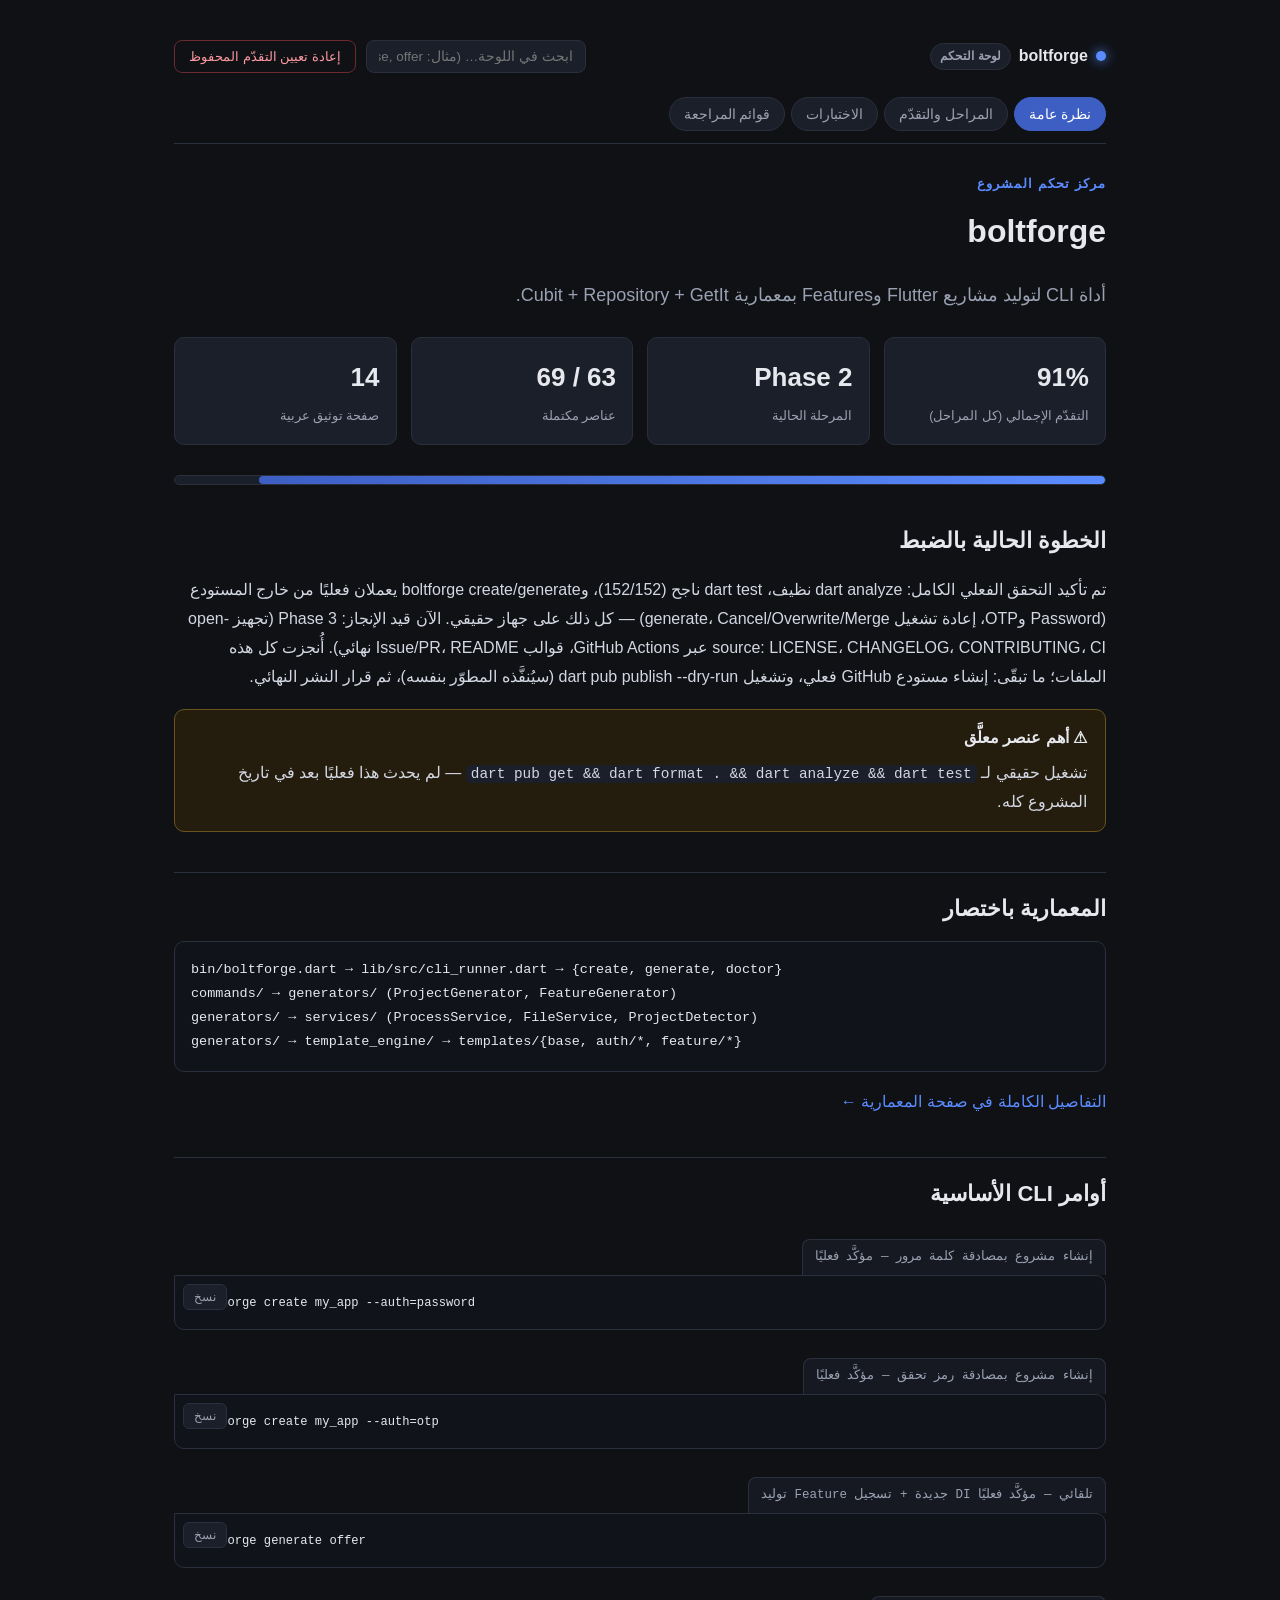
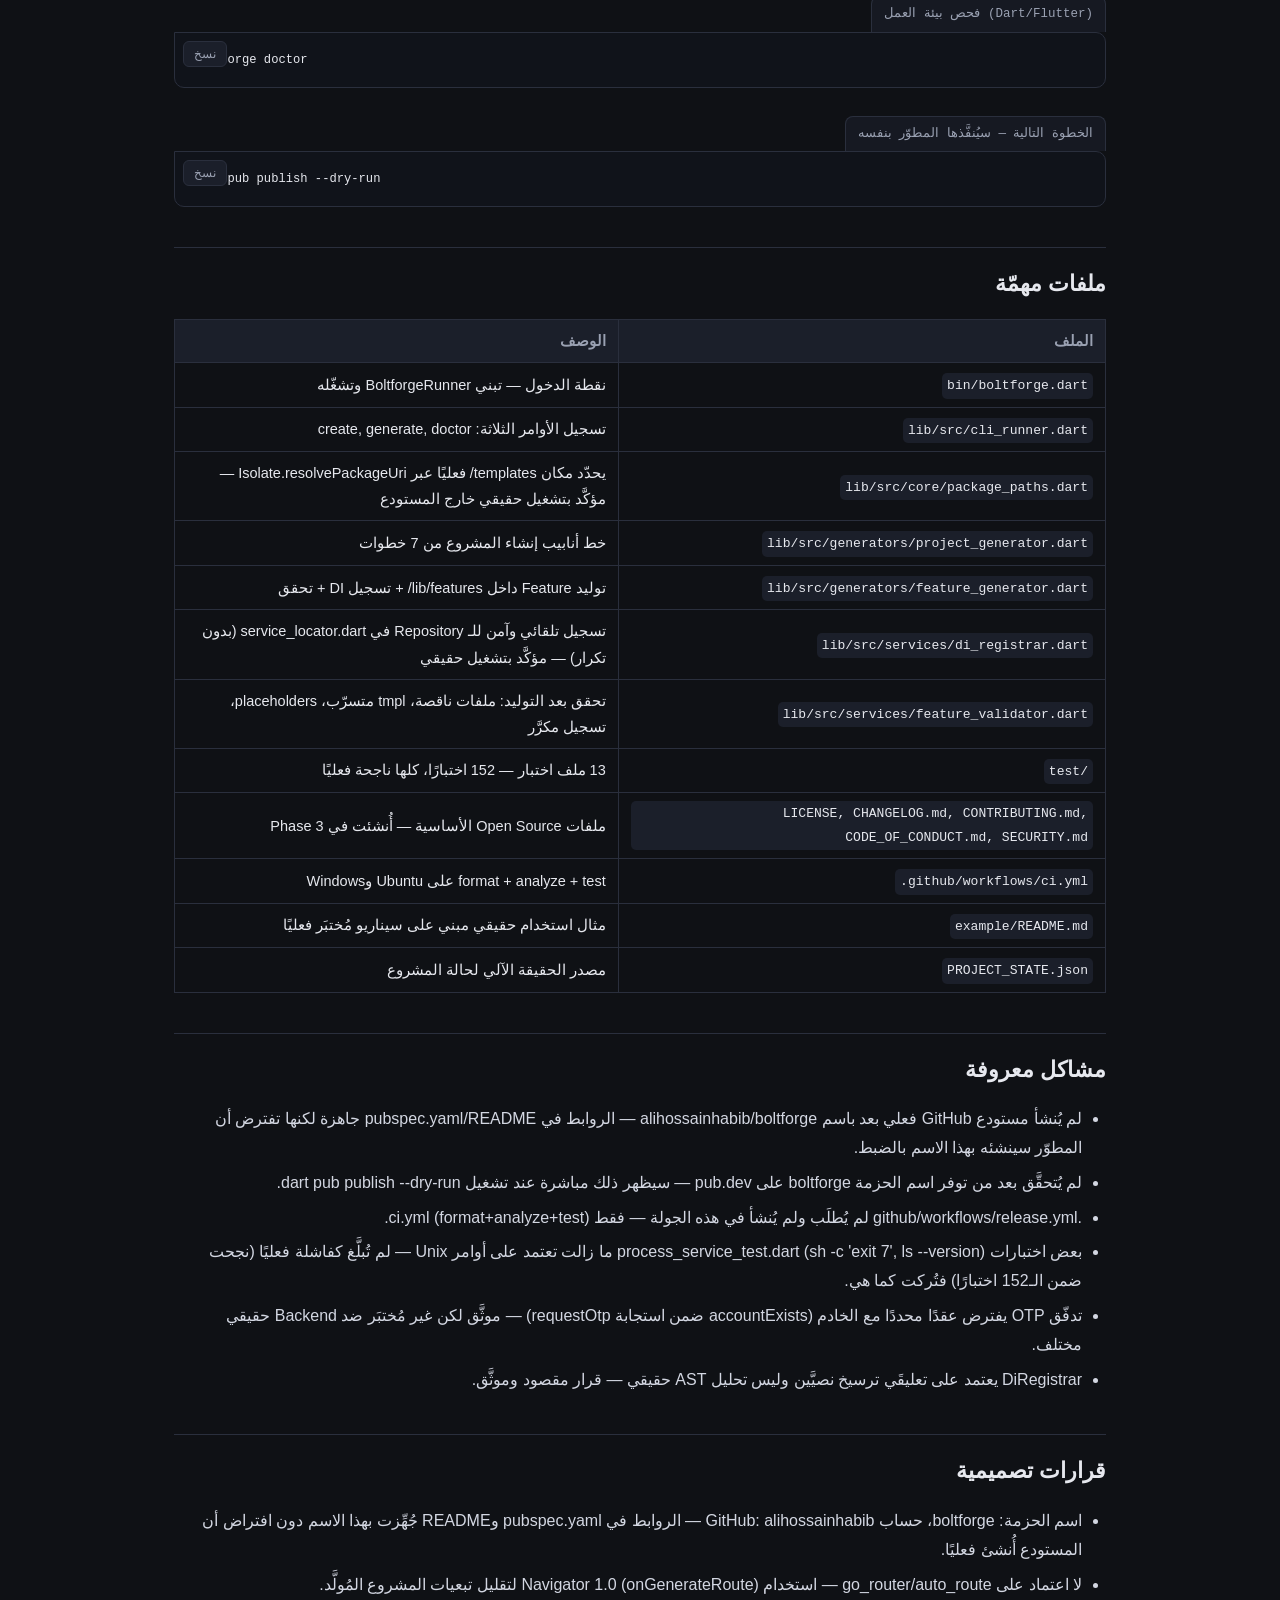
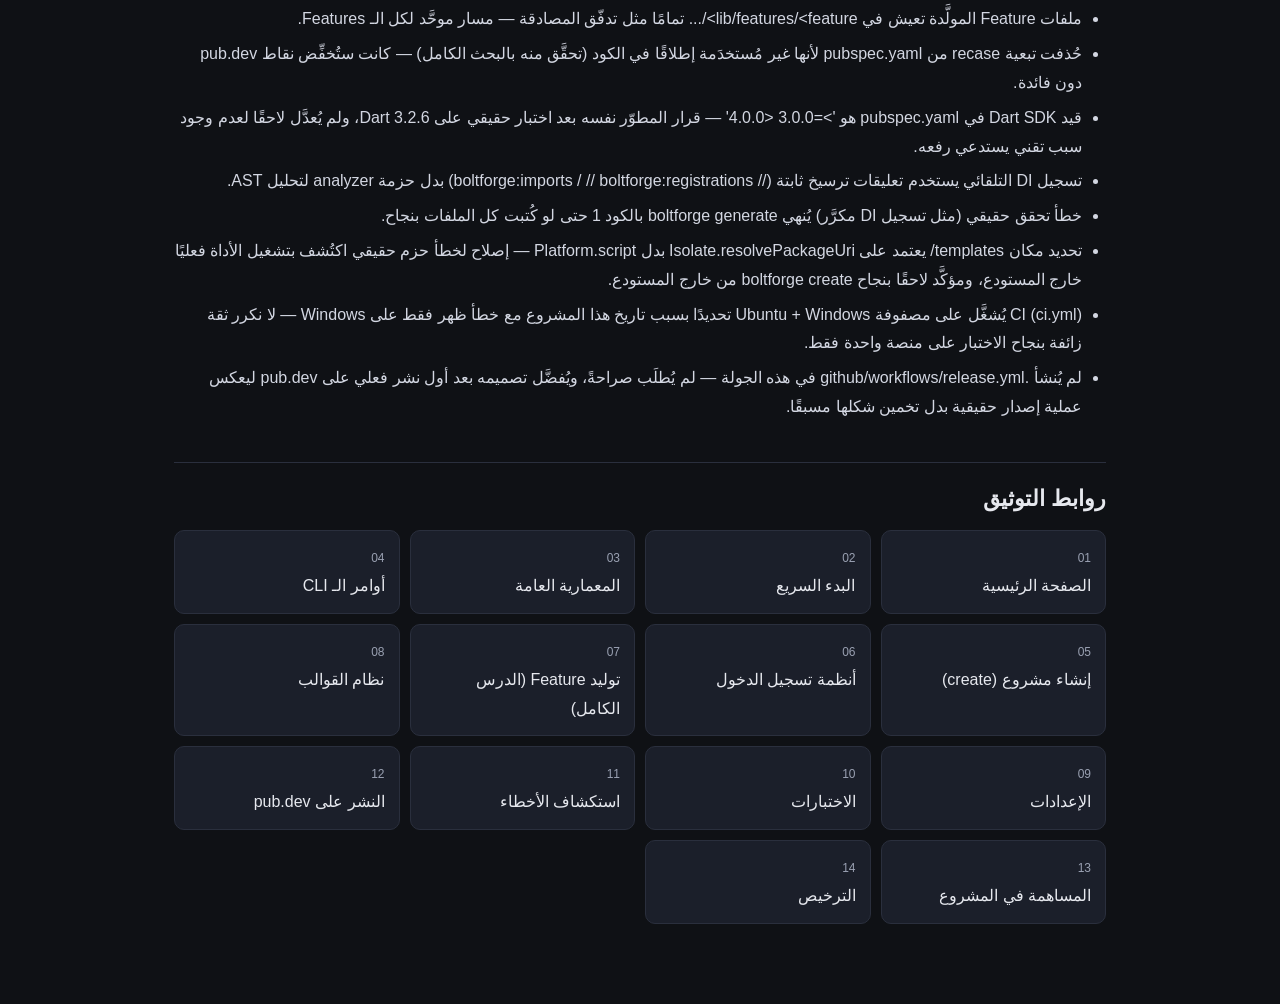
<file: project-dashboard.html>
<!DOCTYPE html>
<html lang="ar" dir="rtl">
<head>
<meta charset="UTF-8">
<meta name="viewport" content="width=device-width, initial-scale=1.0">
<title>لوحة تحكم مشروع boltforge</title>
<link rel="stylesheet" href="doc/assets/style.css">
<style>
  /* Dashboard uses a single-column layout (tabs, not a docs sidebar). */
  .dash-layout { max-width: 980px; margin: 0 auto; padding: 40px 24px 80px; }
  .dash-topbar {
    display: flex; align-items: center; justify-content: space-between;
    gap: 16px; margin-bottom: 24px; flex-wrap: wrap;
  }
  .dash-topbar .brand { display: flex; align-items: center; gap: 8px; font-weight: 700; }
  .dash-topbar .brand .dot { width: 10px; height: 10px; border-radius: 50%; background: var(--accent); box-shadow: 0 0 12px var(--accent); }
  .dash-topbar-actions { display: flex; align-items: center; gap: 10px; }
  #dashboard-search {
    padding: 8px 12px; border-radius: 8px; border: 1px solid var(--border);
    background: var(--bg-card); color: var(--text); font-family: inherit; font-size: 13.5px;
    min-width: 220px;
  }
  @media (max-width: 640px) {
    #dashboard-search { min-width: 0; width: 100%; }
    .dash-topbar-actions { width: 100%; }
  }
</style>
</head>
<body>
<div class="dash-layout">
  <div class="dash-topbar">
    <div class="brand"><span class="dot"></span> boltforge <span class="tag">لوحة التحكم</span></div>
    <div class="dash-topbar-actions">
      <input type="text" id="dashboard-search" placeholder="ابحث في اللوحة… (مثال: pub.dev, license, offer)">
      <button class="reset-btn" id="reset-btn" type="button">إعادة تعيين التقدّم المحفوظ</button>
    </div>
  </div>

  <div class="tabs" id="tab-bar"></div>

  <main id="tab-panel"></main>
</div>
<script src="doc/assets/dashboard.js" defer></script>
</body>
</html>
</file>
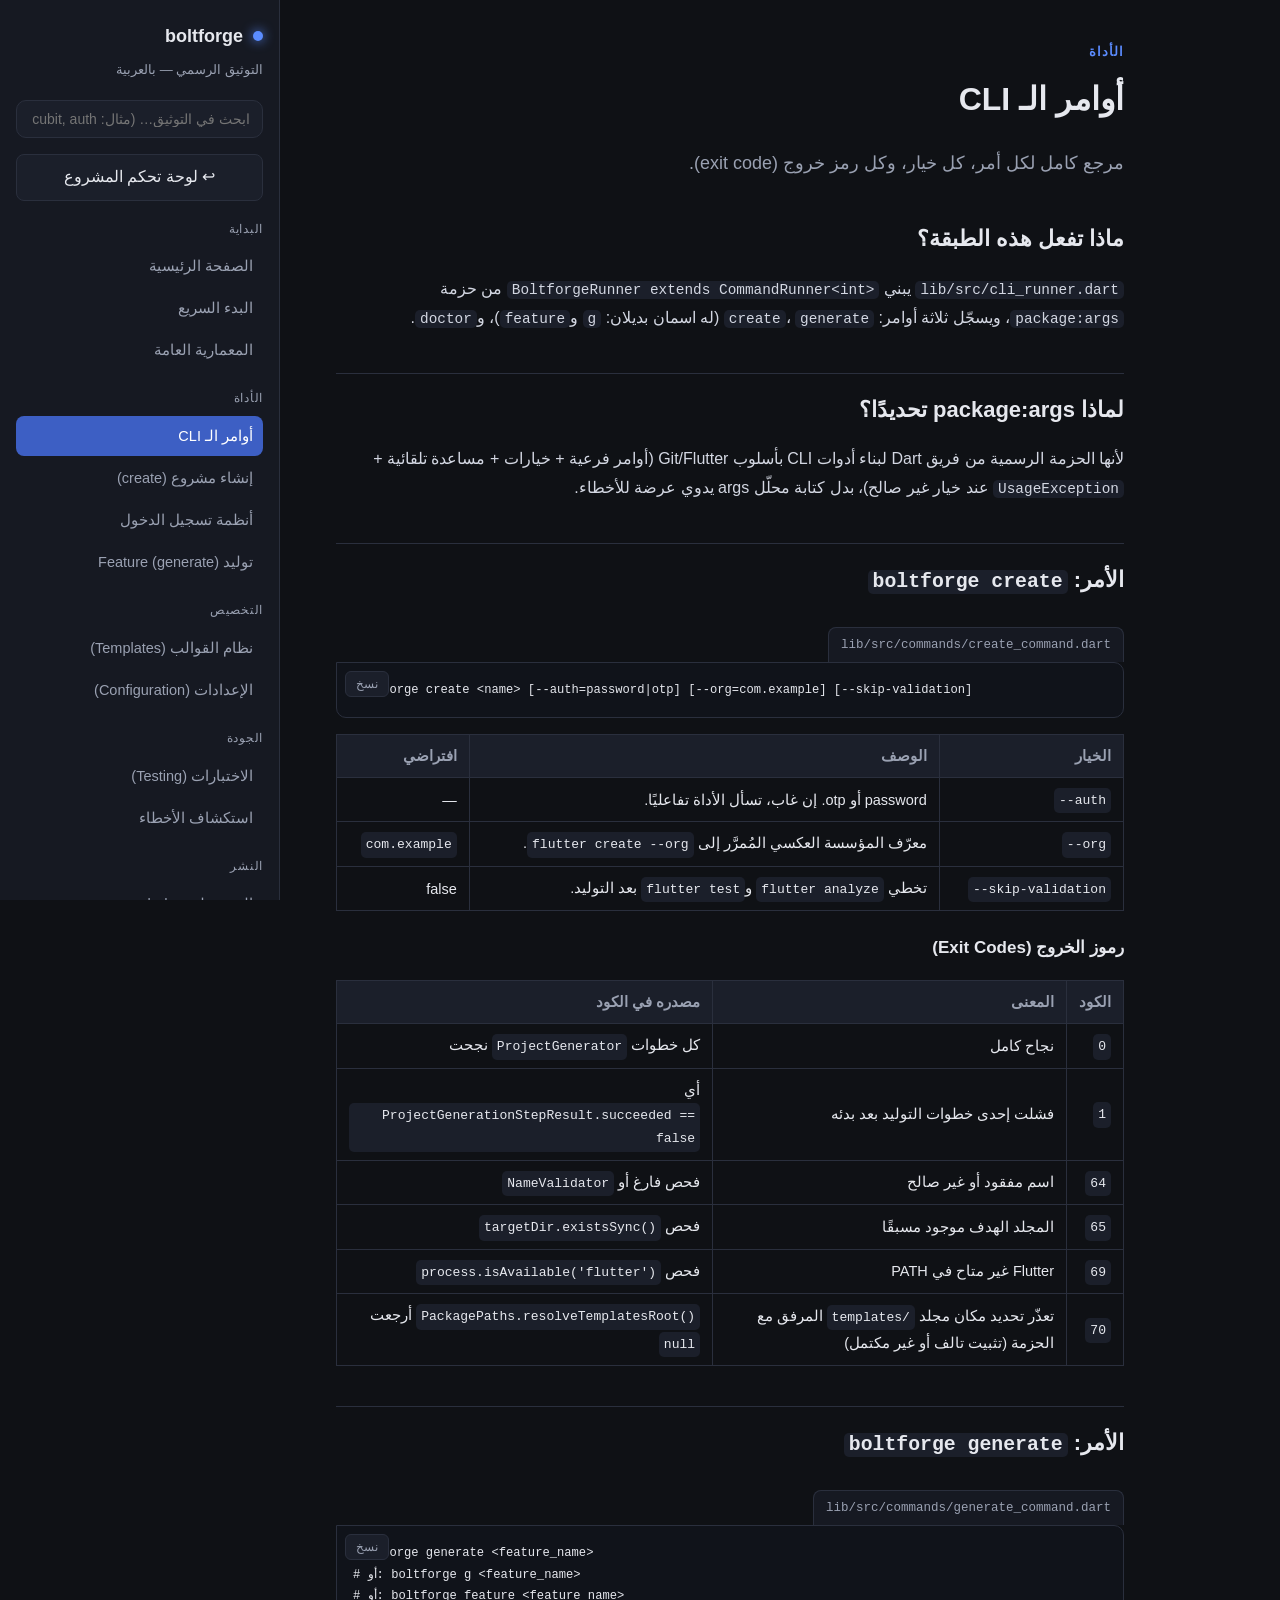
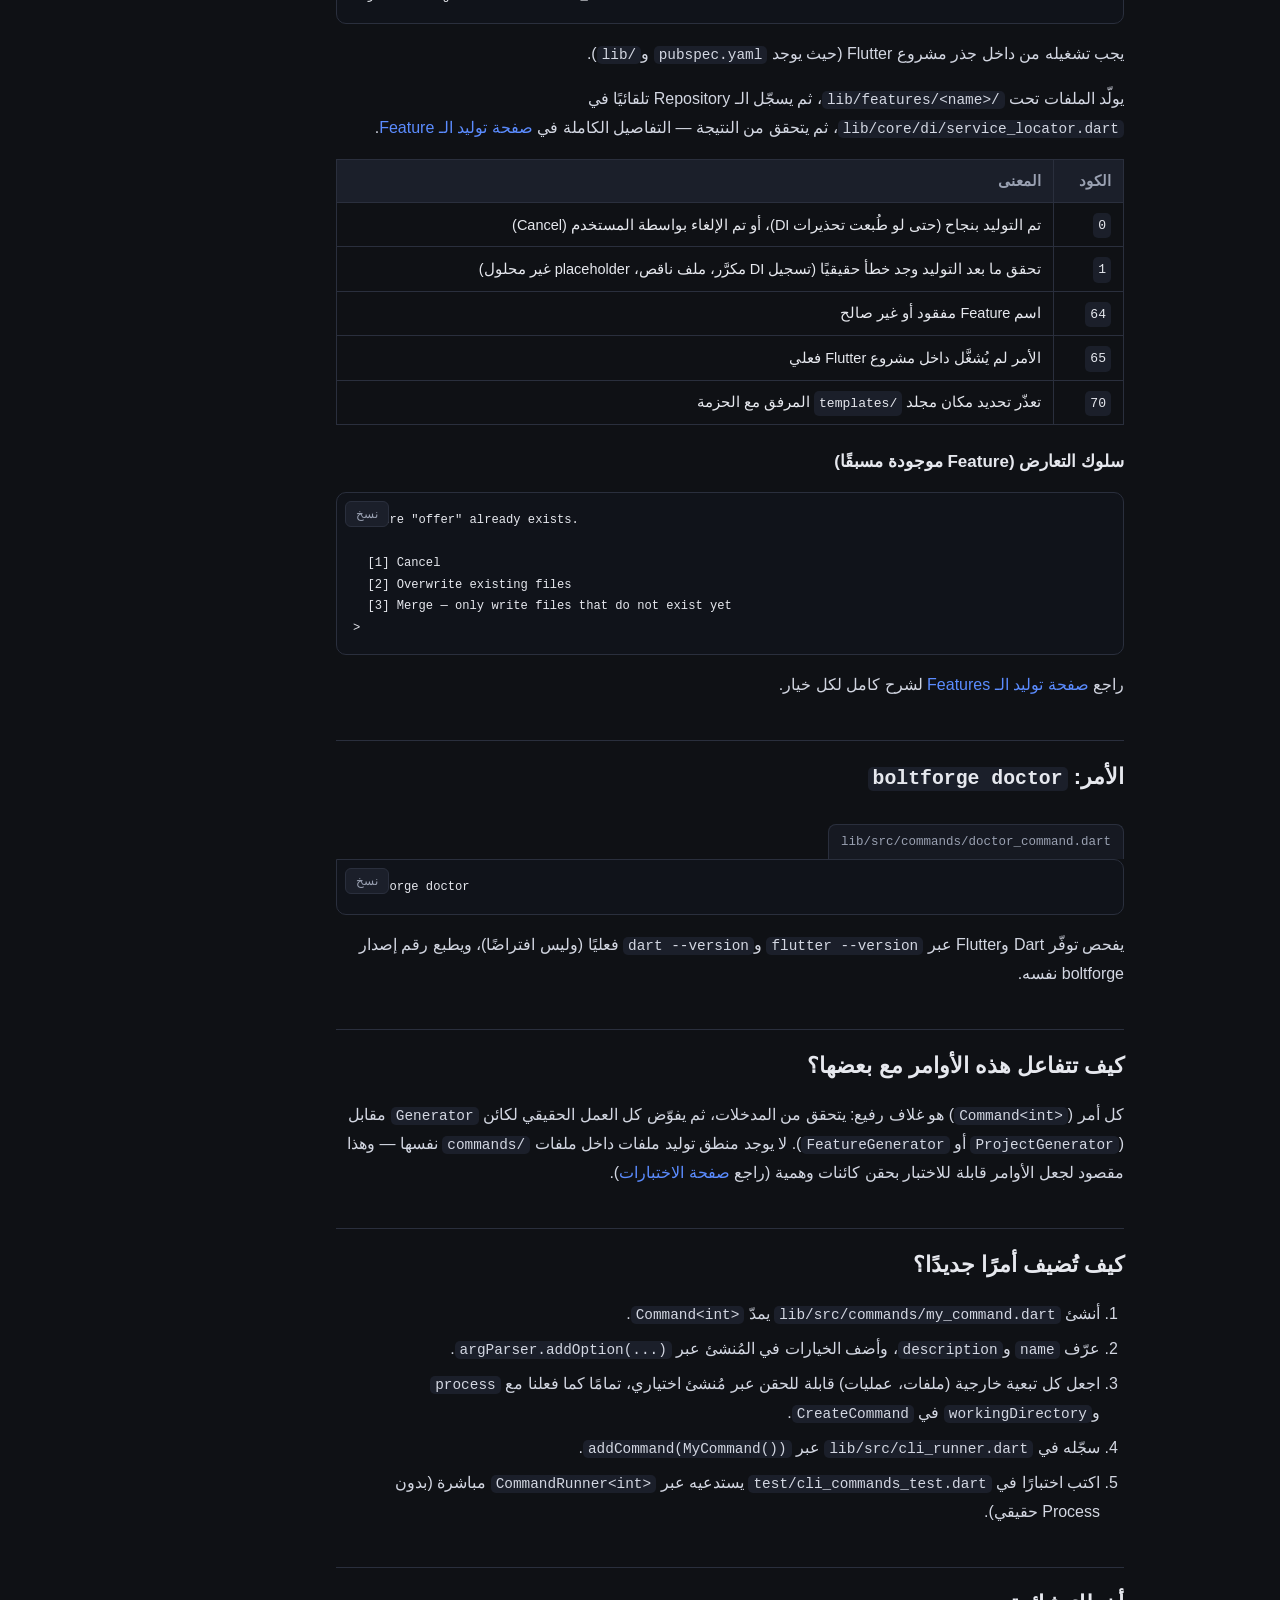
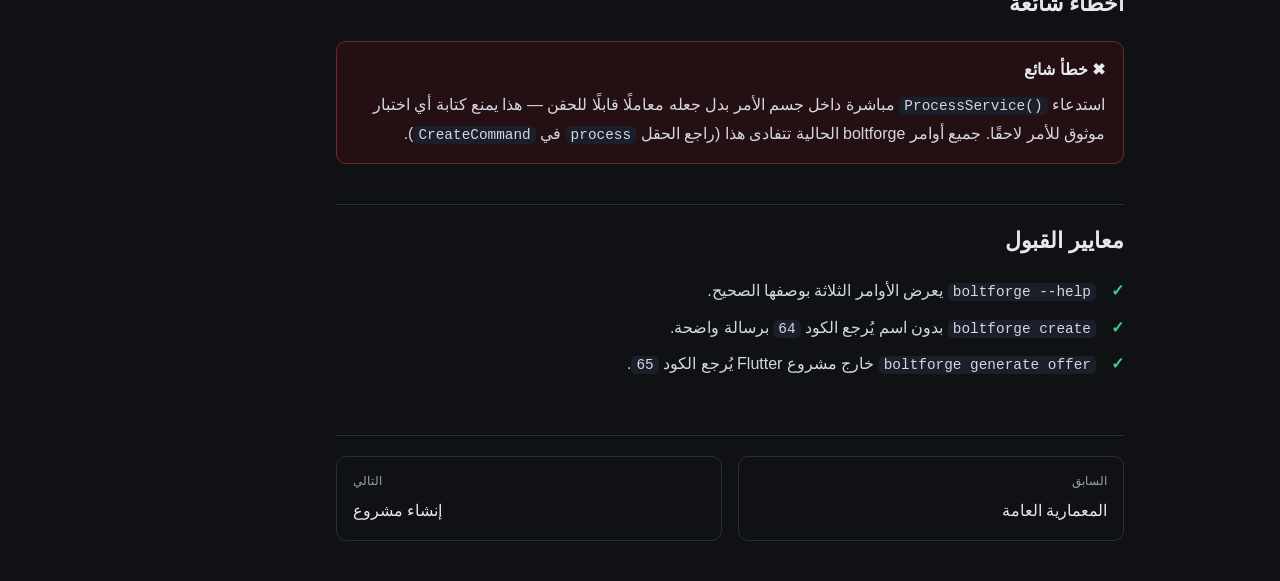
<file: doc/cli.html>
<!DOCTYPE html>
<html lang="ar" dir="rtl">
<head>
<meta charset="UTF-8">
<meta name="viewport" content="width=device-width, initial-scale=1.0">
<title>أوامر الـ CLI — توثيق boltforge</title>
<link rel="stylesheet" href="assets/style.css">
</head>
<body>
<div class="topbar-mobile">
  <button id="mobile-menu-btn">☰ القائمة</button>
  <strong>boltforge</strong>
</div>
<div class="layout">
  <main class="main">
    <div class="eyebrow">الأداة</div>
    <h1>أوامر الـ CLI</h1>
    <p class="lede">مرجع كامل لكل أمر، كل خيار، وكل رمز خروج (exit code).</p>

    <h2>ماذا تفعل هذه الطبقة؟</h2>
    <p>
      <code>lib/src/cli_runner.dart</code> يبني <code>BoltforgeRunner extends CommandRunner&lt;int&gt;</code>
      من حزمة <code>package:args</code>، ويسجّل ثلاثة أوامر: <code>create</code>،
      <code>generate</code> (له اسمان بديلان: <code>g</code> و<code>feature</code>)،
      و<code>doctor</code>.
    </p>

    <h2>لماذا package:args تحديدًا؟</h2>
    <p>
      لأنها الحزمة الرسمية من فريق Dart لبناء أدوات CLI بأسلوب Git/Flutter (أوامر فرعية
      + خيارات + مساعدة تلقائية + <code>UsageException</code> عند خيار غير صالح)، بدل
      كتابة محلّل args يدوي عرضة للأخطاء.
    </p>

    <h2>الأمر: <code>boltforge create</code></h2>
    <div class="filename-tag">lib/src/commands/create_command.dart</div>
    <pre><code>boltforge create &lt;name&gt; [--auth=password|otp] [--org=com.example] [--skip-validation]</code></pre>
    <table>
      <tr><th>الخيار</th><th>الوصف</th><th>افتراضي</th></tr>
      <tr><td><code>--auth</code></td><td>password أو otp. إن غاب، تسأل الأداة تفاعليًا.</td><td>—</td></tr>
      <tr><td><code>--org</code></td><td>معرّف المؤسسة العكسي المُمرَّر إلى <code>flutter create --org</code>.</td><td><code>com.example</code></td></tr>
      <tr><td><code>--skip-validation</code></td><td>تخطي <code>flutter analyze</code> و<code>flutter test</code> بعد التوليد.</td><td>false</td></tr>
    </table>

    <h3>رموز الخروج (Exit Codes)</h3>
    <table>
      <tr><th>الكود</th><th>المعنى</th><th>مصدره في الكود</th></tr>
      <tr><td><code>0</code></td><td>نجاح كامل</td><td>كل خطوات <code>ProjectGenerator</code> نجحت</td></tr>
      <tr><td><code>1</code></td><td>فشلت إحدى خطوات التوليد بعد بدئه</td><td>أي <code>ProjectGenerationStepResult.succeeded == false</code></td></tr>
      <tr><td><code>64</code></td><td>اسم مفقود أو غير صالح</td><td>فحص فارغ أو <code>NameValidator</code></td></tr>
      <tr><td><code>65</code></td><td>المجلد الهدف موجود مسبقًا</td><td>فحص <code>targetDir.existsSync()</code></td></tr>
      <tr><td><code>69</code></td><td>Flutter غير متاح في PATH</td><td>فحص <code>process.isAvailable('flutter')</code></td></tr>
      <tr><td><code>70</code></td><td>تعذّر تحديد مكان مجلد <code>templates/</code> المرفق مع الحزمة (تثبيت تالف أو غير مكتمل)</td><td><code>PackagePaths.resolveTemplatesRoot()</code> أرجعت <code>null</code></td></tr>
    </table>

    <h2>الأمر: <code>boltforge generate</code></h2>
    <div class="filename-tag">lib/src/commands/generate_command.dart</div>
    <pre><code>boltforge generate &lt;feature_name&gt;
# أو: boltforge g &lt;feature_name&gt;
# أو: boltforge feature &lt;feature_name&gt;</code></pre>
    <p>يجب تشغيله من داخل جذر مشروع Flutter (حيث يوجد <code>pubspec.yaml</code> و<code>lib/</code>).</p>
    <p>
      يولّد الملفات تحت <code>lib/features/&lt;name&gt;/</code>، ثم يسجّل الـ Repository
      تلقائيًا في <code>lib/core/di/service_locator.dart</code>، ثم يتحقق من النتيجة —
      التفاصيل الكاملة في <a href="feature-generation.html">صفحة توليد الـ Feature</a>.
    </p>
    <table>
      <tr><th>الكود</th><th>المعنى</th></tr>
      <tr><td><code>0</code></td><td>تم التوليد بنجاح (حتى لو طُبعت تحذيرات DI)، أو تم الإلغاء بواسطة المستخدم (Cancel)</td></tr>
      <tr><td><code>1</code></td><td>تحقق ما بعد التوليد وجد خطأ حقيقيًا (تسجيل DI مكرَّر، ملف ناقص، placeholder غير محلول)</td></tr>
      <tr><td><code>64</code></td><td>اسم Feature مفقود أو غير صالح</td></tr>
      <tr><td><code>65</code></td><td>الأمر لم يُشغَّل داخل مشروع Flutter فعلي</td></tr>
      <tr><td><code>70</code></td><td>تعذّر تحديد مكان مجلد <code>templates/</code> المرفق مع الحزمة</td></tr>
    </table>

    <h3>سلوك التعارض (Feature موجودة مسبقًا)</h3>
    <pre><code>Feature "offer" already exists.

  [1] Cancel
  [2] Overwrite existing files
  [3] Merge — only write files that do not exist yet
&gt;</code></pre>
    <p>راجع <a href="feature-generation.html">صفحة توليد الـ Features</a> لشرح كامل لكل خيار.</p>

    <h2>الأمر: <code>boltforge doctor</code></h2>
    <div class="filename-tag">lib/src/commands/doctor_command.dart</div>
    <pre><code>boltforge doctor</code></pre>
    <p>يفحص توفّر Dart وFlutter عبر <code>flutter --version</code> و<code>dart --version</code>
      فعليًا (وليس افتراضًا)، ويطبع رقم إصدار boltforge نفسه.</p>

    <h2>كيف تتفاعل هذه الأوامر مع بعضها؟</h2>
    <p>
      كل أمر (<code>Command&lt;int&gt;</code>) هو غلاف رفيع: يتحقق من المدخلات، ثم يفوّض
      كل العمل الحقيقي لكائن <code>Generator</code> مقابل (<code>ProjectGenerator</code> أو
      <code>FeatureGenerator</code>). لا يوجد منطق توليد ملفات داخل ملفات <code>commands/</code>
      نفسها — وهذا مقصود لجعل الأوامر قابلة للاختبار بحقن كائنات وهمية (راجع
      <a href="testing.html">صفحة الاختبارات</a>).
    </p>

    <h2>كيف تُضيف أمرًا جديدًا؟</h2>
    <ol>
      <li>أنشئ <code>lib/src/commands/my_command.dart</code> يمدّ <code>Command&lt;int&gt;</code>.</li>
      <li>عرّف <code>name</code> و<code>description</code>، وأضف الخيارات في المُنشئ عبر
        <code>argParser.addOption(...)</code>.</li>
      <li>اجعل كل تبعية خارجية (ملفات، عمليات) قابلة للحقن عبر مُنشئ اختياري، تمامًا
        كما فعلنا مع <code>process</code> و<code>workingDirectory</code> في
        <code>CreateCommand</code>.</li>
      <li>سجّله في <code>lib/src/cli_runner.dart</code> عبر <code>addCommand(MyCommand())</code>.</li>
      <li>اكتب اختبارًا في <code>test/cli_commands_test.dart</code> يستدعيه عبر
        <code>CommandRunner&lt;int&gt;</code> مباشرة (بدون Process حقيقي).</li>
    </ol>

    <h2>أخطاء شائعة</h2>
    <div class="callout error">
      <div class="callout-title">✖ خطأ شائع</div>
      <p style="margin:0">
        استدعاء <code>ProcessService()</code> مباشرة داخل جسم الأمر بدل جعله معاملًا
        قابلًا للحقن — هذا يمنع كتابة أي اختبار موثوق للأمر لاحقًا. جميع أوامر
        boltforge الحالية تتفادى هذا (راجع الحقل <code>process</code> في
        <code>CreateCommand</code>).
      </p>
    </div>

    <h2>معايير القبول</h2>
    <ul class="criteria-list">
      <li><code>boltforge --help</code> يعرض الأوامر الثلاثة بوصفها الصحيح.</li>
      <li><code>boltforge create</code> بدون اسم يُرجع الكود <code>64</code> برسالة واضحة.</li>
      <li><code>boltforge generate offer</code> خارج مشروع Flutter يُرجع الكود <code>65</code>.</li>
    </ul>

    <div class="page-footer-nav">
      <a class="prev" href="architecture.html"><span class="dir">السابق</span>المعمارية العامة</a>
      <a class="next" href="project-generation.html"><span class="dir">التالي</span>إنشاء مشروع</a>
    </div>
  </main>
  <nav class="sidebar" id="sidebar-mount"></nav>
</div>
<script src="assets/nav.js" defer></script>
</body>
</html>
</file>
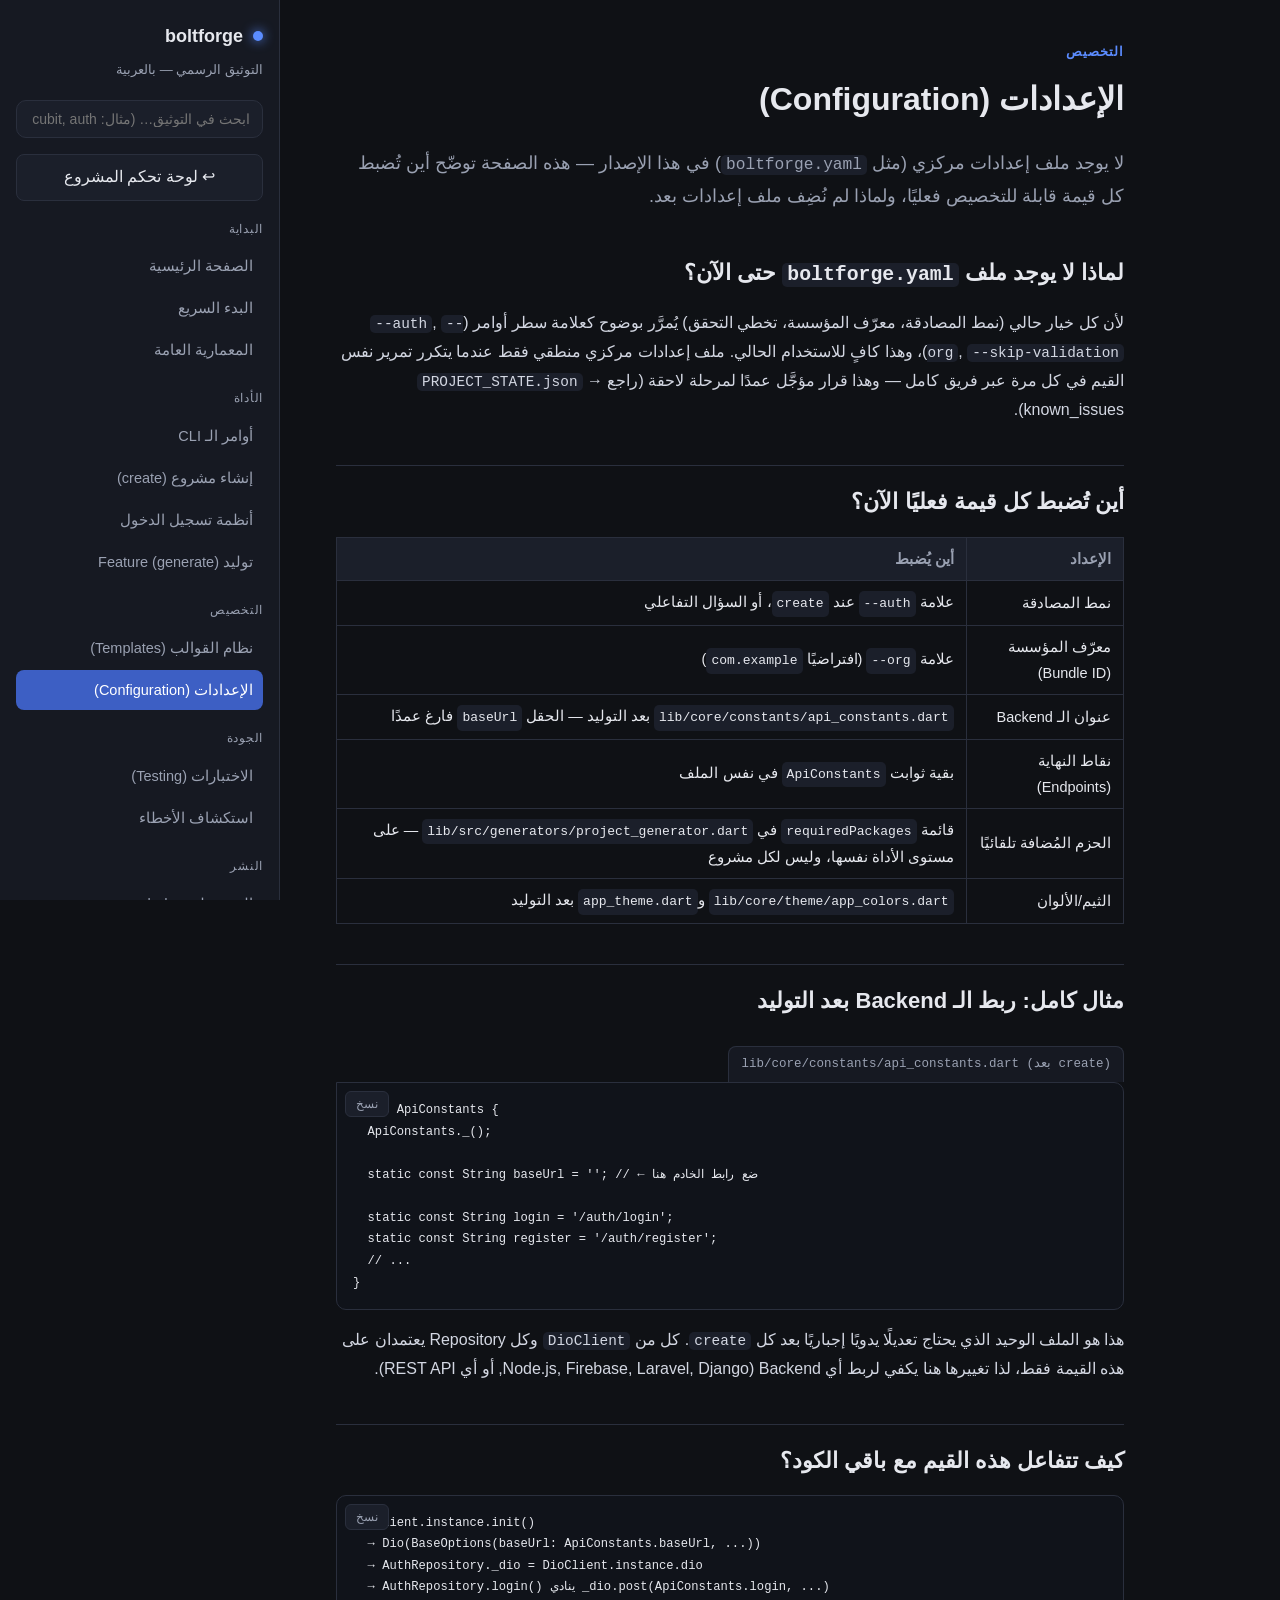
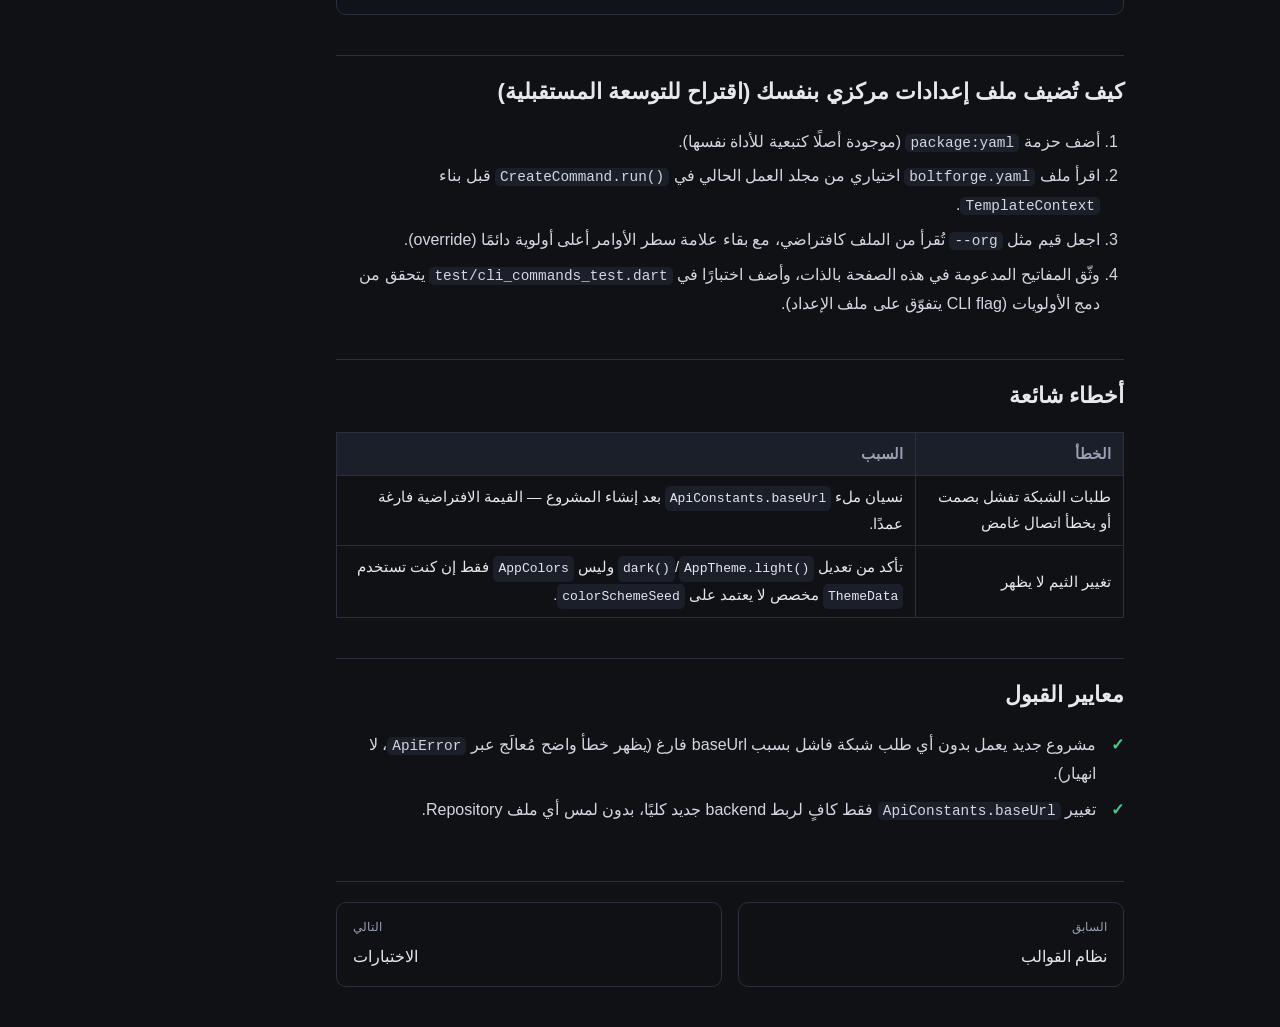
<file: doc/configuration.html>
<!DOCTYPE html>
<html lang="ar" dir="rtl">
<head>
<meta charset="UTF-8">
<meta name="viewport" content="width=device-width, initial-scale=1.0">
<title>الإعدادات — توثيق boltforge</title>
<link rel="stylesheet" href="assets/style.css">
</head>
<body>
<div class="topbar-mobile">
  <button id="mobile-menu-btn">☰ القائمة</button>
  <strong>boltforge</strong>
</div>
<div class="layout">
  <main class="main">
    <div class="eyebrow">التخصيص</div>
    <h1>الإعدادات (Configuration)</h1>
    <p class="lede">
      لا يوجد ملف إعدادات مركزي (مثل <code>boltforge.yaml</code>) في هذا الإصدار —
      هذه الصفحة توضّح أين تُضبط كل قيمة قابلة للتخصيص فعليًا، ولماذا لم نُضِف ملف
      إعدادات بعد.
    </p>

    <h2>لماذا لا يوجد ملف <code>boltforge.yaml</code> حتى الآن؟</h2>
    <p>
      لأن كل خيار حالي (نمط المصادقة، معرّف المؤسسة، تخطي التحقق) يُمرَّر بوضوح
      كعلامة سطر أوامر (<code>--auth</code>, <code>--org</code>, <code>--skip-validation</code>)،
      وهذا كافٍ للاستخدام الحالي. ملف إعدادات مركزي منطقي فقط عندما يتكرر تمرير
      نفس القيم في كل مرة عبر فريق كامل — وهذا قرار مؤجَّل عمدًا لمرحلة لاحقة
      (راجع <code>PROJECT_STATE.json</code> → known_issues).
    </p>

    <h2>أين تُضبط كل قيمة فعليًا الآن؟</h2>
    <table>
      <tr><th>الإعداد</th><th>أين يُضبط</th></tr>
      <tr><td>نمط المصادقة</td><td>علامة <code>--auth</code> عند <code>create</code>، أو السؤال التفاعلي</td></tr>
      <tr><td>معرّف المؤسسة (Bundle ID)</td><td>علامة <code>--org</code> (افتراضيًا <code>com.example</code>)</td></tr>
      <tr><td>عنوان الـ Backend</td><td><code>lib/core/constants/api_constants.dart</code> بعد التوليد — الحقل <code>baseUrl</code> فارغ عمدًا</td></tr>
      <tr><td>نقاط النهاية (Endpoints)</td><td>بقية ثوابت <code>ApiConstants</code> في نفس الملف</td></tr>
      <tr><td>الحزم المُضافة تلقائيًا</td><td>قائمة <code>requiredPackages</code> في <code>lib/src/generators/project_generator.dart</code> — على مستوى الأداة نفسها، وليس لكل مشروع</td></tr>
      <tr><td>الثيم/الألوان</td><td><code>lib/core/theme/app_colors.dart</code> و<code>app_theme.dart</code> بعد التوليد</td></tr>
    </table>

    <h2>مثال كامل: ربط الـ Backend بعد التوليد</h2>
    <div class="filename-tag">lib/core/constants/api_constants.dart (بعد create)</div>
    <pre><code>class ApiConstants {
  ApiConstants._();

  static const String baseUrl = ''; // ← ضع رابط الخادم هنا

  static const String login = '/auth/login';
  static const String register = '/auth/register';
  // ...
}</code></pre>
    <p>
      هذا هو الملف الوحيد الذي يحتاج تعديلًا يدويًا إجباريًا بعد كل <code>create</code>.
      كل من <code>DioClient</code> وكل Repository يعتمدان على هذه القيمة فقط، لذا
      تغييرها هنا يكفي لربط أي Backend (Node.js, Firebase, Laravel, Django, أو أي REST API).
    </p>

    <h2>كيف تتفاعل هذه القيم مع باقي الكود؟</h2>
    <pre><code>DioClient.instance.init()
  → Dio(BaseOptions(baseUrl: ApiConstants.baseUrl, ...))
  → AuthRepository._dio = DioClient.instance.dio
  → AuthRepository.login() ينادي _dio.post(ApiConstants.login, ...)</code></pre>

    <h2>كيف تُضيف ملف إعدادات مركزي بنفسك (اقتراح للتوسعة المستقبلية)</h2>
    <ol>
      <li>أضف حزمة <code>package:yaml</code> (موجودة أصلًا كتبعية للأداة نفسها).</li>
      <li>اقرأ ملف <code>boltforge.yaml</code> اختياري من مجلد العمل الحالي في
        <code>CreateCommand.run()</code> قبل بناء <code>TemplateContext</code>.</li>
      <li>اجعل قيم مثل <code>--org</code> تُقرأ من الملف كافتراضي، مع بقاء علامة سطر
        الأوامر أعلى أولوية دائمًا (override).</li>
      <li>وثّق المفاتيح المدعومة في هذه الصفحة بالذات، وأضف اختبارًا في
        <code>test/cli_commands_test.dart</code> يتحقق من دمج الأولويات (CLI flag يتفوّق على ملف الإعداد).</li>
    </ol>

    <h2>أخطاء شائعة</h2>
    <table>
      <tr><th>الخطأ</th><th>السبب</th></tr>
      <tr><td>طلبات الشبكة تفشل بصمت أو بخطأ اتصال غامض</td><td>نسيان ملء <code>ApiConstants.baseUrl</code> بعد إنشاء المشروع — القيمة الافتراضية فارغة عمدًا.</td></tr>
      <tr><td>تغيير الثيم لا يظهر</td><td>تأكد من تعديل <code>AppTheme.light()</code>/<code>dark()</code> وليس <code>AppColors</code> فقط إن كنت تستخدم <code>ThemeData</code> مخصص لا يعتمد على <code>colorSchemeSeed</code>.</td></tr>
    </table>

    <h2>معايير القبول</h2>
    <ul class="criteria-list">
      <li>مشروع جديد يعمل بدون أي طلب شبكة فاشل بسبب baseUrl فارغ (يظهر خطأ واضح مُعالَج عبر <code>ApiError</code>، لا انهيار).</li>
      <li>تغيير <code>ApiConstants.baseUrl</code> فقط كافٍ لربط backend جديد كليًا، بدون لمس أي ملف Repository.</li>
    </ul>

    <div class="page-footer-nav">
      <a class="prev" href="templates.html"><span class="dir">السابق</span>نظام القوالب</a>
      <a class="next" href="testing.html"><span class="dir">التالي</span>الاختبارات</a>
    </div>
  </main>
  <nav class="sidebar" id="sidebar-mount"></nav>
</div>
<script src="assets/nav.js" defer></script>
</body>
</html>
</file>
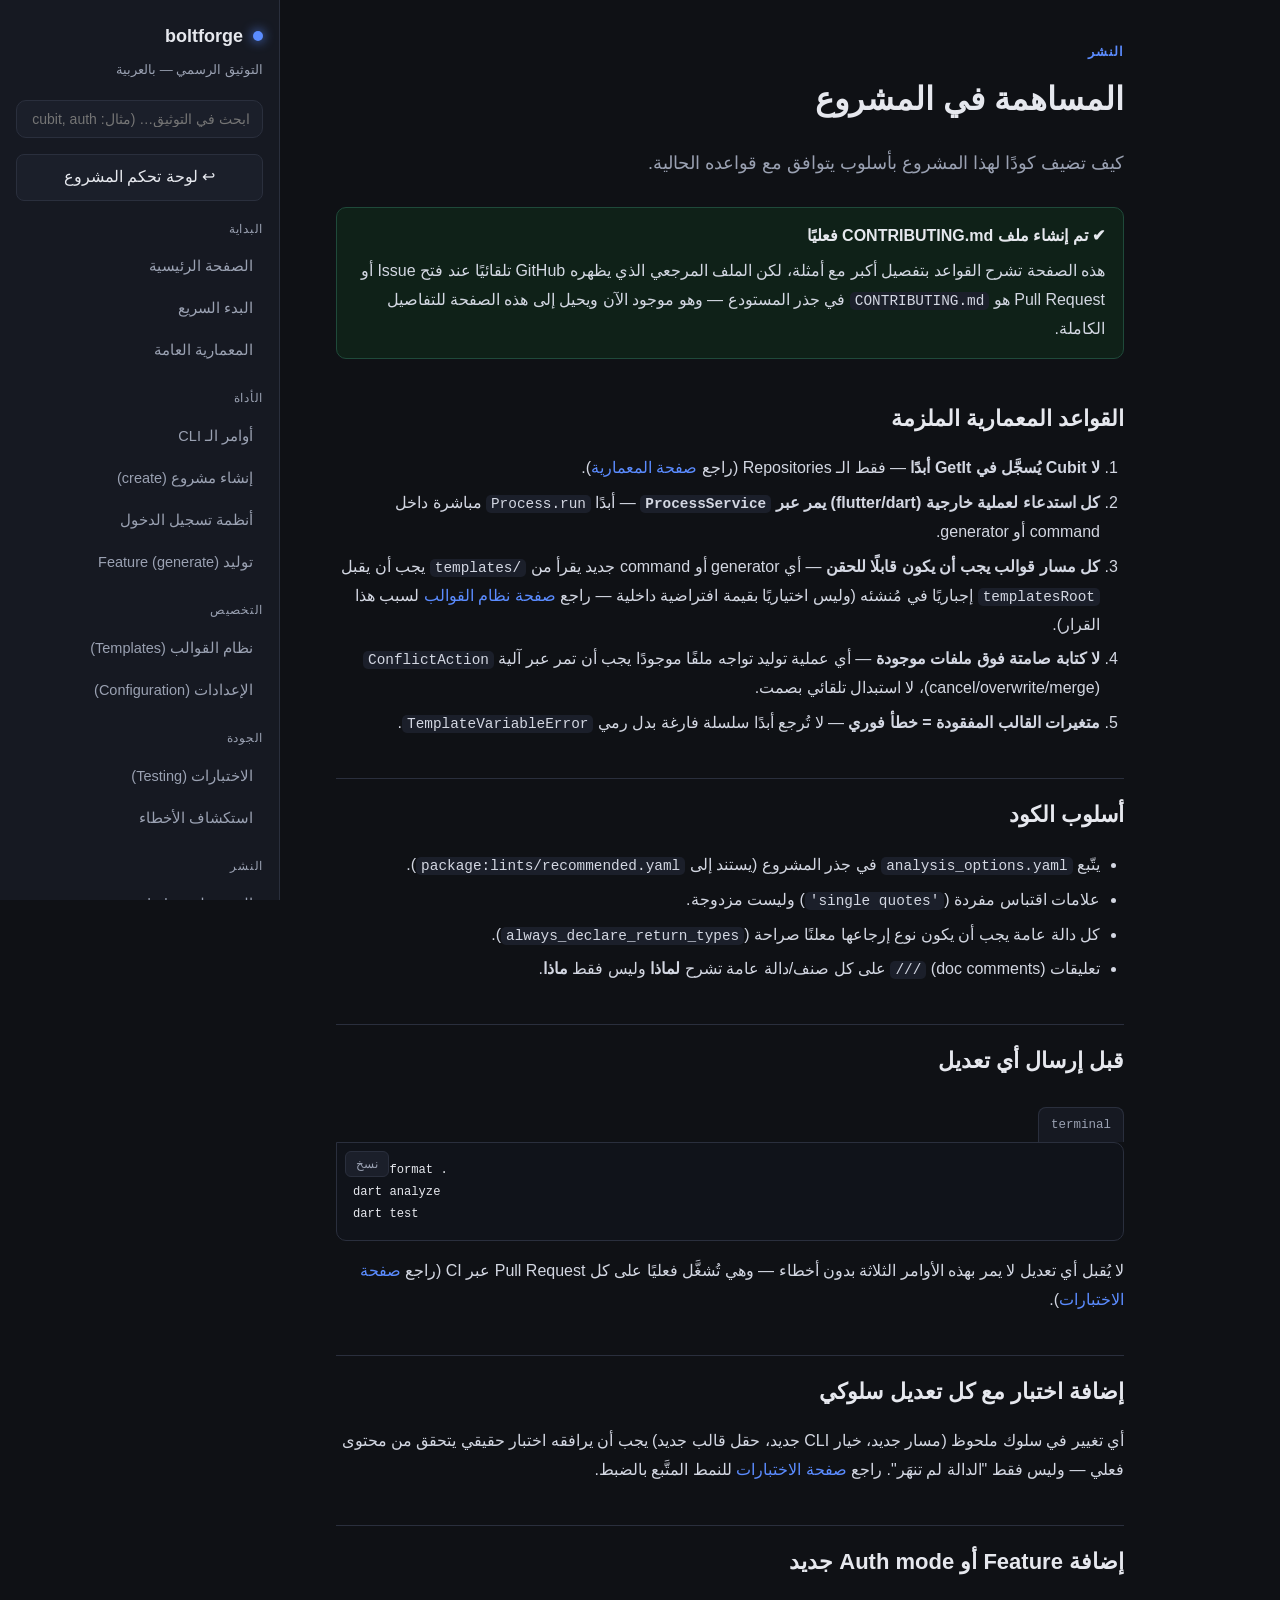
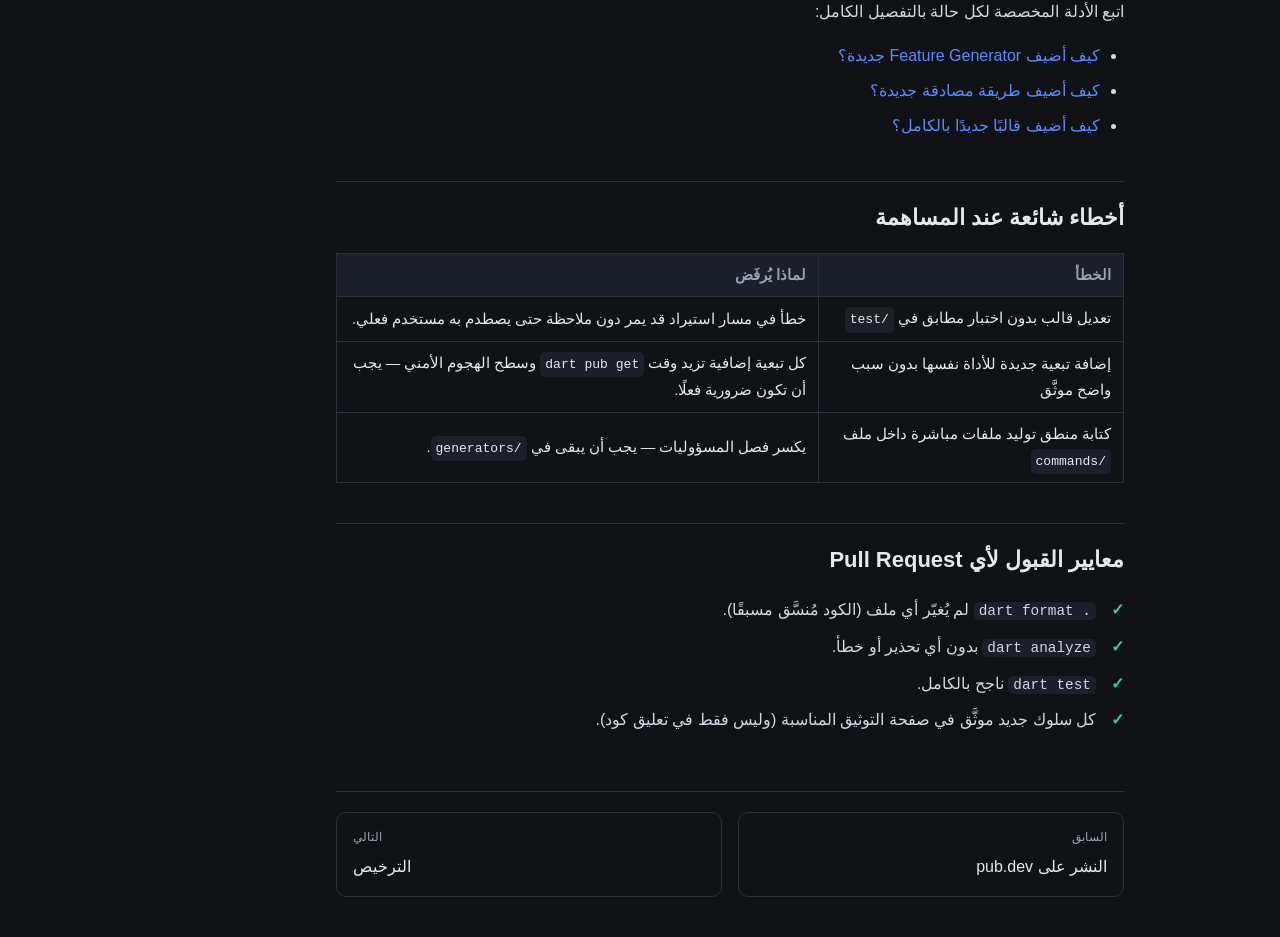
<file: doc/contributing.html>
<!DOCTYPE html>
<html lang="ar" dir="rtl">
<head>
<meta charset="UTF-8">
<meta name="viewport" content="width=device-width, initial-scale=1.0">
<title>المساهمة في المشروع — توثيق boltforge</title>
<link rel="stylesheet" href="assets/style.css">
</head>
<body>
<div class="topbar-mobile">
  <button id="mobile-menu-btn">☰ القائمة</button>
  <strong>boltforge</strong>
</div>
<div class="layout">
  <main class="main">
    <div class="eyebrow">النشر</div>
    <h1>المساهمة في المشروع</h1>
    <p class="lede">كيف تضيف كودًا لهذا المشروع بأسلوب يتوافق مع قواعده الحالية.</p>

    <div class="callout tip">
      <div class="callout-title">✔ تم إنشاء ملف CONTRIBUTING.md فعليًا</div>
      <p style="margin:0">
        هذه الصفحة تشرح القواعد بتفصيل أكبر مع أمثلة، لكن الملف المرجعي الذي
        يظهره GitHub تلقائيًا عند فتح Issue أو Pull Request هو
        <code>CONTRIBUTING.md</code> في جذر المستودع — وهو موجود الآن ويحيل
        إلى هذه الصفحة للتفاصيل الكاملة.
      </p>
    </div>

    <h2>القواعد المعمارية الملزمة</h2>
    <ol>
      <li><strong>لا Cubit يُسجَّل في GetIt أبدًا</strong> — فقط الـ Repositories (راجع <a href="architecture.html">صفحة المعمارية</a>).</li>
      <li><strong>كل استدعاء لعملية خارجية (flutter/dart) يمر عبر <code>ProcessService</code></strong> — أبدًا <code>Process.run</code> مباشرة داخل command أو generator.</li>
      <li><strong>كل مسار قوالب يجب أن يكون قابلًا للحقن</strong> — أي generator أو command جديد يقرأ من <code>templates/</code> يجب أن يقبل <code>templatesRoot</code> إجباريًا في مُنشئه (وليس اختياريًا بقيمة افتراضية داخلية — راجع <a href="templates.html">صفحة نظام القوالب</a> لسبب هذا القرار).</li>
      <li><strong>لا كتابة صامتة فوق ملفات موجودة</strong> — أي عملية توليد تواجه ملفًا موجودًا يجب أن تمر عبر آلية <code>ConflictAction</code> (cancel/overwrite/merge)، لا استبدال تلقائي بصمت.</li>
      <li><strong>متغيرات القالب المفقودة = خطأ فوري</strong> — لا تُرجع أبدًا سلسلة فارغة بدل رمي <code>TemplateVariableError</code>.</li>
    </ol>

    <h2>أسلوب الكود</h2>
    <ul>
      <li>يتّبع <code>analysis_options.yaml</code> في جذر المشروع (يستند إلى <code>package:lints/recommended.yaml</code>).</li>
      <li>علامات اقتباس مفردة (<code>'single quotes'</code>) وليست مزدوجة.</li>
      <li>كل دالة عامة يجب أن يكون نوع إرجاعها معلنًا صراحة (<code>always_declare_return_types</code>).</li>
      <li>تعليقات <code>///</code> (doc comments) على كل صنف/دالة عامة تشرح <strong>لماذا</strong> وليس فقط <strong>ماذا</strong>.</li>
    </ul>

    <h2>قبل إرسال أي تعديل</h2>
    <div class="filename-tag">terminal</div>
    <pre><code>dart format .
dart analyze
dart test</code></pre>
    <p>
      لا يُقبل أي تعديل لا يمر بهذه الأوامر الثلاثة بدون أخطاء — وهي تُشغَّل فعليًا
      على كل Pull Request عبر CI (راجع <a href="testing.html">صفحة الاختبارات</a>).
    </p>

    <h2>إضافة اختبار مع كل تعديل سلوكي</h2>
    <p>
      أي تغيير في سلوك ملحوظ (مسار جديد، خيار CLI جديد، حقل قالب جديد) يجب أن
      يرافقه اختبار حقيقي يتحقق من محتوى فعلي — وليس فقط "الدالة لم تنهَر". راجع
      <a href="testing.html">صفحة الاختبارات</a> للنمط المتَّبع بالضبط.
    </p>

    <h2>إضافة Feature أو Auth mode جديد</h2>
    <p>
      اتبع الأدلة المخصصة لكل حالة بالتفصيل الكامل:
    </p>
    <ul>
      <li><a href="feature-generation.html">كيف أضيف Feature Generator جديدة؟</a></li>
      <li><a href="authentication.html">كيف أضيف طريقة مصادقة جديدة؟</a></li>
      <li><a href="templates.html">كيف أضيف قالبًا جديدًا بالكامل؟</a></li>
    </ul>

    <h2>أخطاء شائعة عند المساهمة</h2>
    <table>
      <tr><th>الخطأ</th><th>لماذا يُرفَض</th></tr>
      <tr><td>تعديل قالب بدون اختبار مطابق في <code>test/</code></td><td>خطأ في مسار استيراد قد يمر دون ملاحظة حتى يصطدم به مستخدم فعلي.</td></tr>
      <tr><td>إضافة تبعية جديدة للأداة نفسها بدون سبب واضح موثَّق</td><td>كل تبعية إضافية تزيد وقت <code>dart pub get</code> وسطح الهجوم الأمني — يجب أن تكون ضرورية فعلًا.</td></tr>
      <tr><td>كتابة منطق توليد ملفات مباشرة داخل ملف <code>commands/</code></td><td>يكسر فصل المسؤوليات — يجب أن يبقى في <code>generators/</code>.</td></tr>
    </table>

    <h2>معايير القبول لأي Pull Request</h2>
    <ul class="criteria-list">
      <li><code>dart format .</code> لم يُغيّر أي ملف (الكود مُنسَّق مسبقًا).</li>
      <li><code>dart analyze</code> بدون أي تحذير أو خطأ.</li>
      <li><code>dart test</code> ناجح بالكامل.</li>
      <li>كل سلوك جديد موثَّق في صفحة التوثيق المناسبة (وليس فقط في تعليق كود).</li>
    </ul>

    <div class="page-footer-nav">
      <a class="prev" href="publishing.html"><span class="dir">السابق</span>النشر على pub.dev</a>
      <a class="next" href="license.html"><span class="dir">التالي</span>الترخيص</a>
    </div>
  </main>
  <nav class="sidebar" id="sidebar-mount"></nav>
</div>
<script src="assets/nav.js" defer></script>
</body>
</html>
</file>
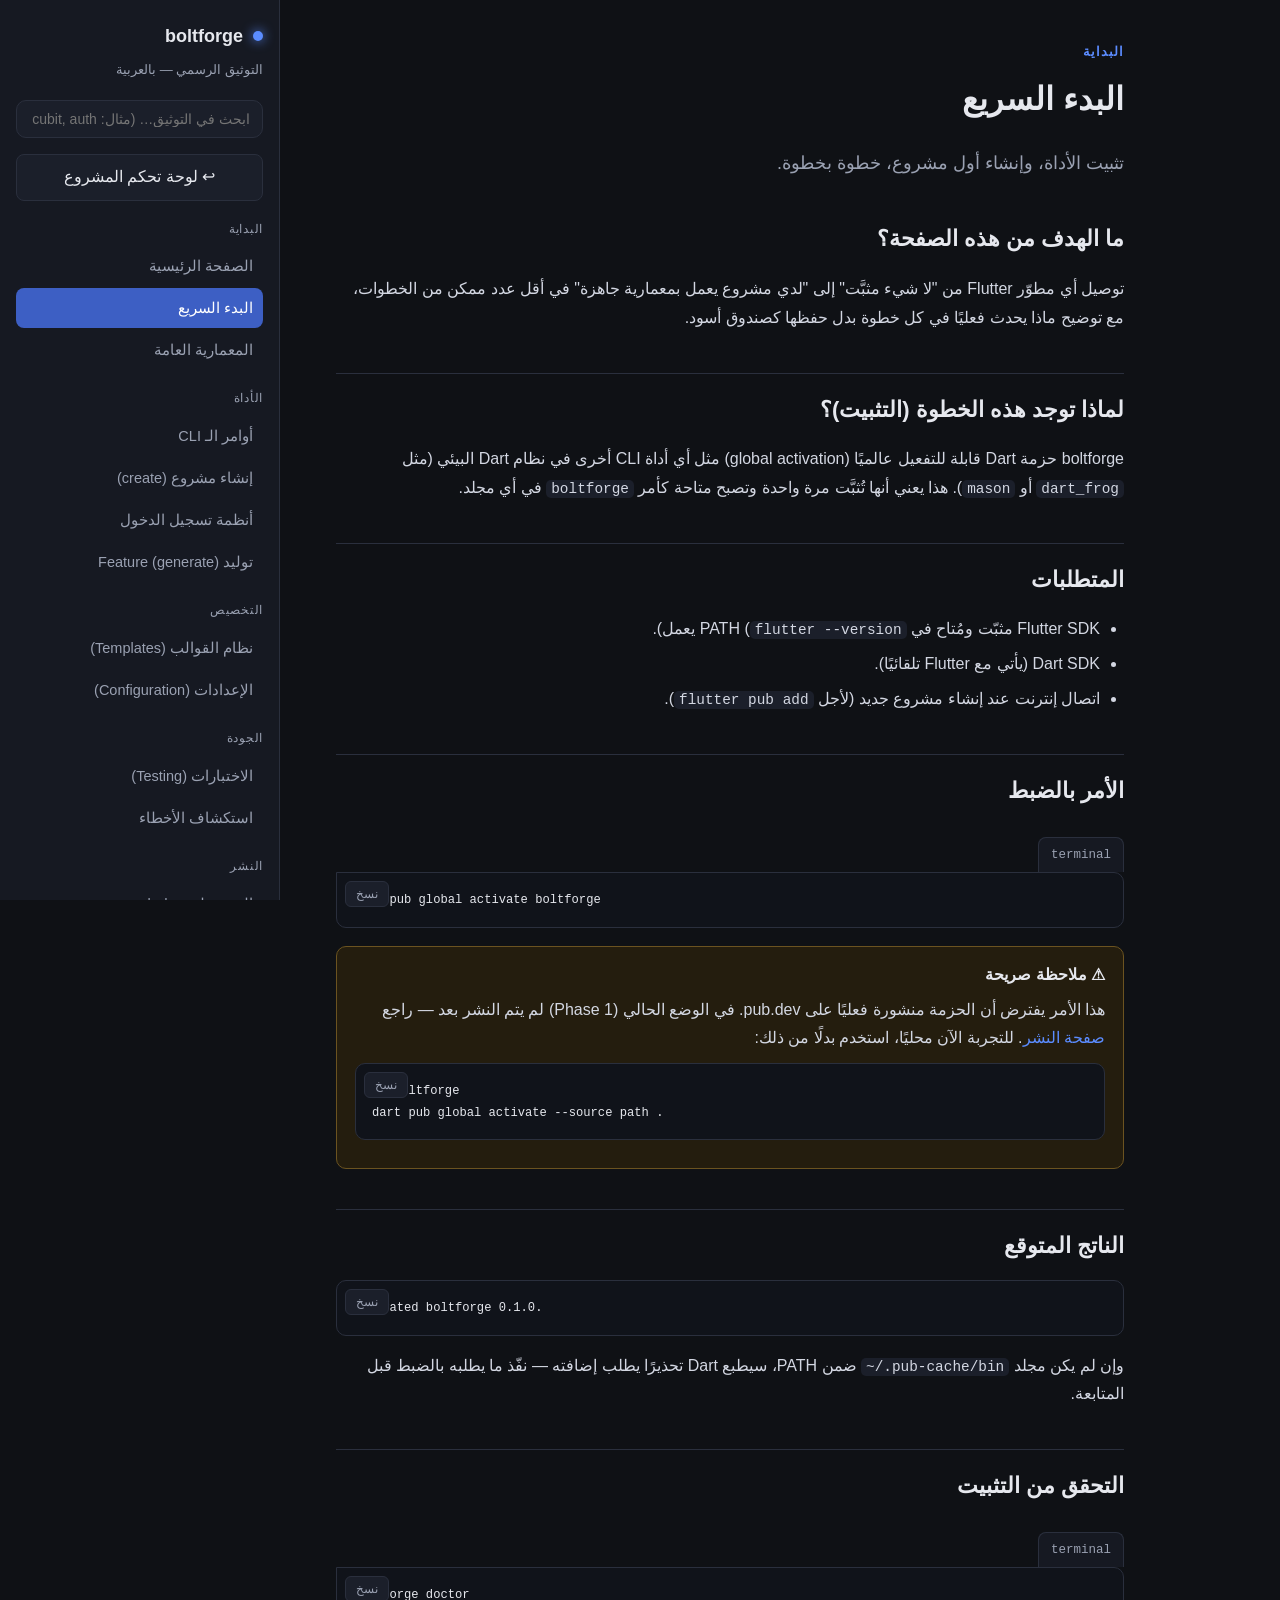
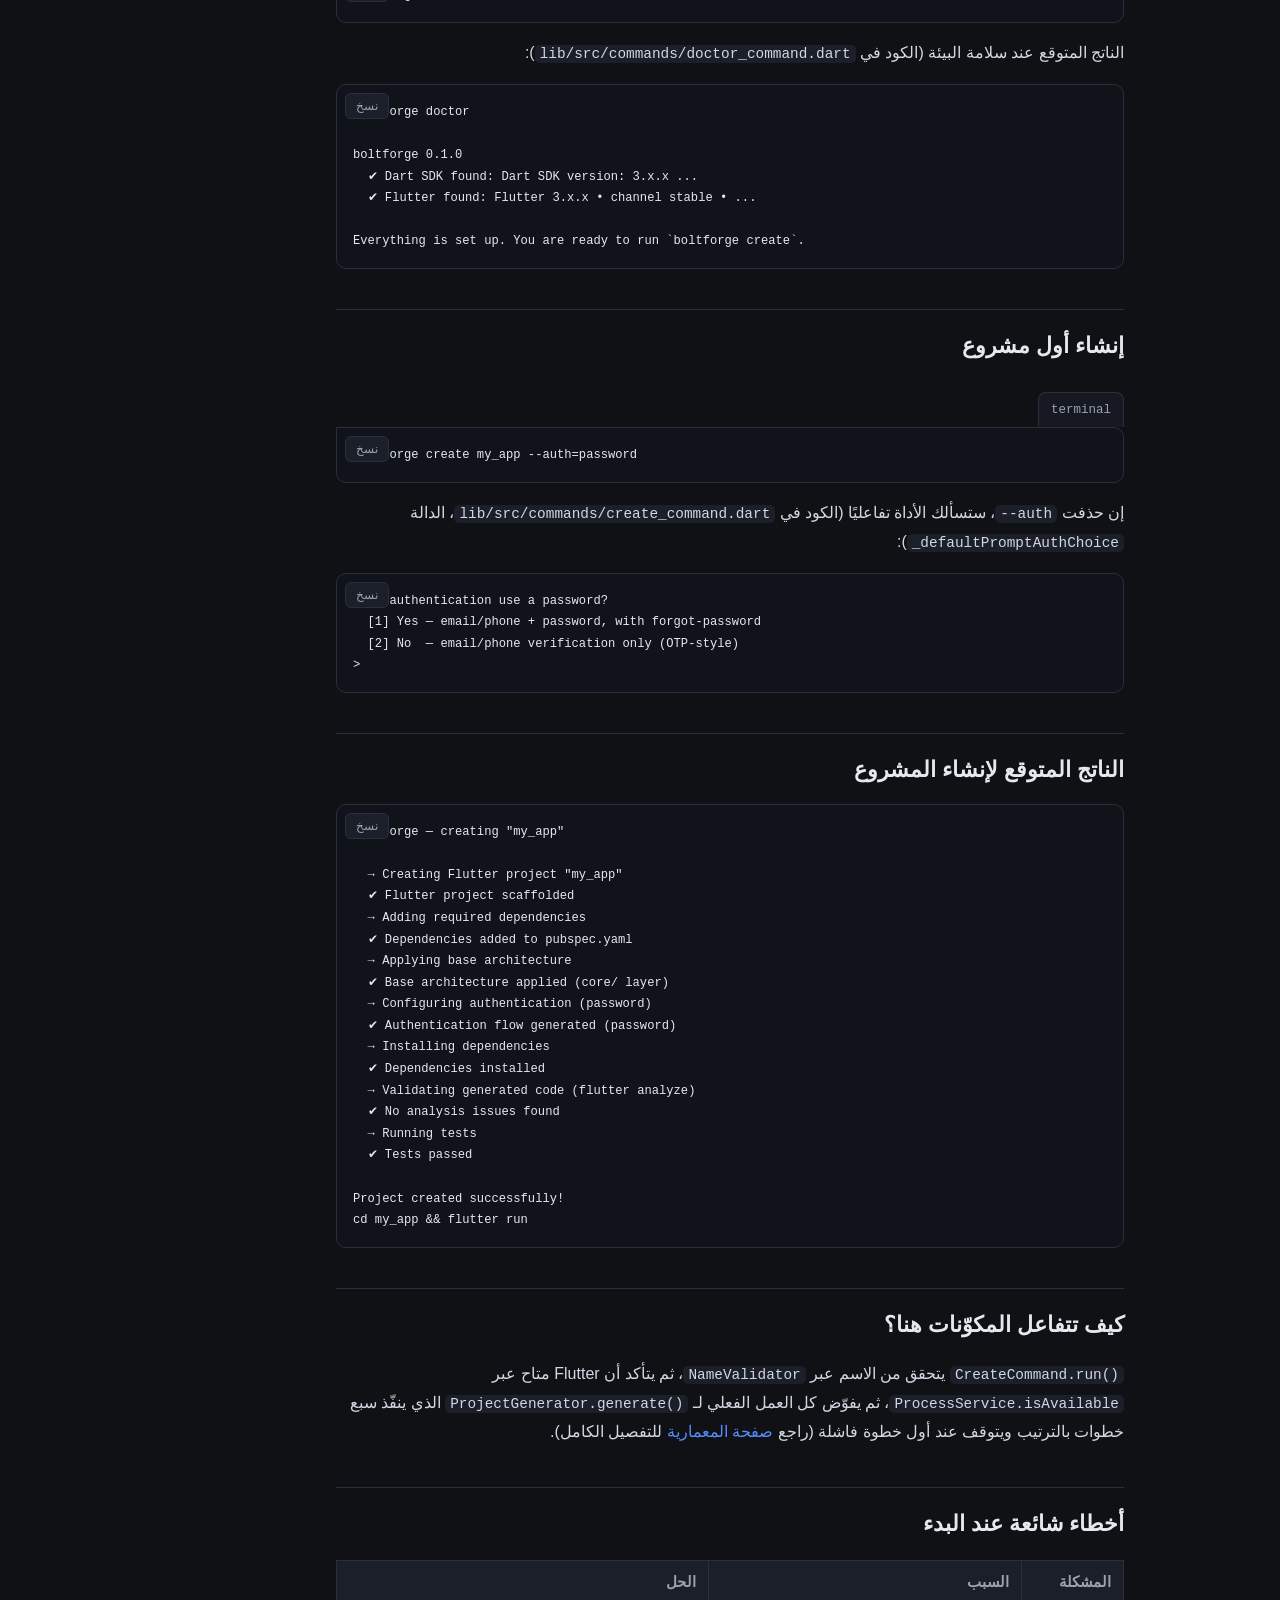
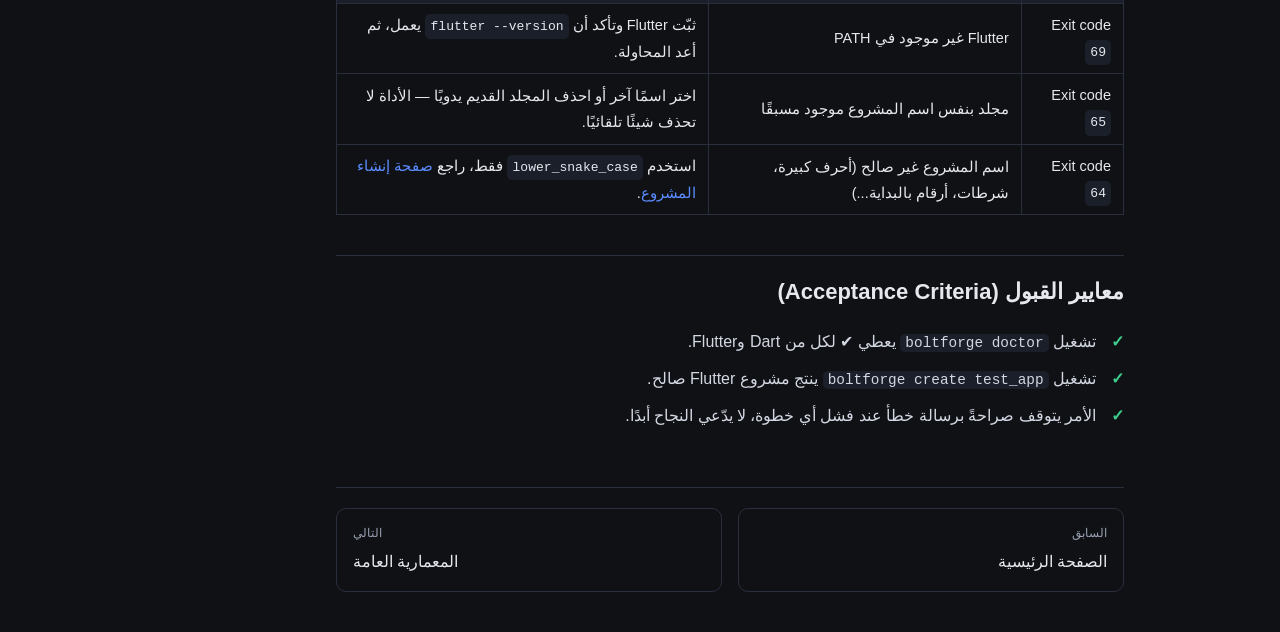
<file: doc/getting-started.html>
<!DOCTYPE html>
<html lang="ar" dir="rtl">
<head>
<meta charset="UTF-8">
<meta name="viewport" content="width=device-width, initial-scale=1.0">
<title>البدء السريع — توثيق boltforge</title>
<link rel="stylesheet" href="assets/style.css">
</head>
<body>
<div class="topbar-mobile">
  <button id="mobile-menu-btn">☰ القائمة</button>
  <strong>boltforge</strong>
</div>
<div class="layout">
  <main class="main">
    <div class="eyebrow">البداية</div>
    <h1>البدء السريع</h1>
    <p class="lede">تثبيت الأداة، وإنشاء أول مشروع، خطوة بخطوة.</p>

    <h2>ما الهدف من هذه الصفحة؟</h2>
    <p>
      توصيل أي مطوّر Flutter من "لا شيء مثبَّت" إلى "لدي مشروع يعمل بمعمارية جاهزة"
      في أقل عدد ممكن من الخطوات، مع توضيح ماذا يحدث فعليًا في كل خطوة بدل حفظها
      كصندوق أسود.
    </p>

    <h2>لماذا توجد هذه الخطوة (التثبيت)؟</h2>
    <p>
      boltforge حزمة Dart قابلة للتفعيل عالميًا (global activation) مثل أي أداة
      CLI أخرى في نظام Dart البيئي (مثل <code>dart_frog</code> أو <code>mason</code>).
      هذا يعني أنها تُثبَّت مرة واحدة وتصبح متاحة كأمر <code>boltforge</code> في أي
      مجلد.
    </p>

    <h2>المتطلبات</h2>
    <ul>
      <li>Flutter SDK مثبّت ومُتاح في PATH (<code>flutter --version</code> يعمل).</li>
      <li>Dart SDK (يأتي مع Flutter تلقائيًا).</li>
      <li>اتصال إنترنت عند إنشاء مشروع جديد (لأجل <code>flutter pub add</code>).</li>
    </ul>

    <h2>الأمر بالضبط</h2>
    <div class="filename-tag">terminal</div>
    <pre><code>dart pub global activate boltforge</code></pre>

    <div class="callout warn">
      <div class="callout-title">⚠ ملاحظة صريحة</div>
      <p style="margin:0">
        هذا الأمر يفترض أن الحزمة منشورة فعليًا على pub.dev. في الوضع الحالي
        (Phase 1) لم يتم النشر بعد — راجع <a href="publishing.html">صفحة النشر</a>.
        للتجربة الآن محليًا، استخدم بدلًا من ذلك:
      </p>
      <pre style="margin-top:10px"><code>cd boltforge
dart pub global activate --source path .</code></pre>
    </div>

    <h2>الناتج المتوقع</h2>
    <pre><code>Activated boltforge 0.1.0.</code></pre>
    <p>
      وإن لم يكن مجلد <code>~/.pub-cache/bin</code> ضمن PATH، سيطبع Dart تحذيرًا
      يطلب إضافته — نفّذ ما يطلبه بالضبط قبل المتابعة.
    </p>

    <h2>التحقق من التثبيت</h2>
    <div class="filename-tag">terminal</div>
    <pre><code>boltforge doctor</code></pre>
    <p>الناتج المتوقع عند سلامة البيئة (الكود في <code>lib/src/commands/doctor_command.dart</code>):</p>
    <pre><code>boltforge doctor

boltforge 0.1.0
  ✔ Dart SDK found: Dart SDK version: 3.x.x ...
  ✔ Flutter found: Flutter 3.x.x • channel stable • ...

Everything is set up. You are ready to run `boltforge create`.</code></pre>

    <h2>إنشاء أول مشروع</h2>
    <div class="filename-tag">terminal</div>
    <pre><code>boltforge create my_app --auth=password</code></pre>
    <p>
      إن حذفت <code>--auth</code>، ستسألك الأداة تفاعليًا (الكود في
      <code>lib/src/commands/create_command.dart</code>، الدالة
      <code>_defaultPromptAuthChoice</code>):
    </p>
    <pre><code>Does authentication use a password?
  [1] Yes — email/phone + password, with forgot-password
  [2] No  — email/phone verification only (OTP-style)
&gt;</code></pre>

    <h2>الناتج المتوقع لإنشاء المشروع</h2>
    <pre><code>boltforge — creating "my_app"

  → Creating Flutter project "my_app"
  ✔ Flutter project scaffolded
  → Adding required dependencies
  ✔ Dependencies added to pubspec.yaml
  → Applying base architecture
  ✔ Base architecture applied (core/ layer)
  → Configuring authentication (password)
  ✔ Authentication flow generated (password)
  → Installing dependencies
  ✔ Dependencies installed
  → Validating generated code (flutter analyze)
  ✔ No analysis issues found
  → Running tests
  ✔ Tests passed

Project created successfully!
cd my_app &amp;&amp; flutter run</code></pre>

    <h2>كيف تتفاعل المكوّنات هنا؟</h2>
    <p>
      <code>CreateCommand.run()</code> يتحقق من الاسم عبر <code>NameValidator</code>،
      ثم يتأكد أن Flutter متاح عبر <code>ProcessService.isAvailable</code>، ثم يفوّض
      كل العمل الفعلي لـ <code>ProjectGenerator.generate()</code> الذي ينفّذ سبع
      خطوات بالترتيب ويتوقف عند أول خطوة فاشلة (راجع
      <a href="architecture.html">صفحة المعمارية</a> للتفصيل الكامل).
    </p>

    <h2>أخطاء شائعة عند البدء</h2>
    <table>
      <tr><th>المشكلة</th><th>السبب</th><th>الحل</th></tr>
      <tr>
        <td>Exit code <code>69</code></td>
        <td>Flutter غير موجود في PATH</td>
        <td>ثبّت Flutter وتأكد أن <code>flutter --version</code> يعمل، ثم أعد المحاولة.</td>
      </tr>
      <tr>
        <td>Exit code <code>65</code></td>
        <td>مجلد بنفس اسم المشروع موجود مسبقًا</td>
        <td>اختر اسمًا آخر أو احذف المجلد القديم يدويًا — الأداة لا تحذف شيئًا تلقائيًا.</td>
      </tr>
      <tr>
        <td>Exit code <code>64</code></td>
        <td>اسم المشروع غير صالح (أحرف كبيرة، شرطات، أرقام بالبداية...)</td>
        <td>استخدم <code>lower_snake_case</code> فقط، راجع <a href="project-generation.html">صفحة إنشاء المشروع</a>.</td>
      </tr>
    </table>

    <h2>معايير القبول (Acceptance Criteria)</h2>
    <ul class="criteria-list">
      <li>تشغيل <code>boltforge doctor</code> يعطي ✔ لكل من Dart وFlutter.</li>
      <li>تشغيل <code>boltforge create test_app</code> ينتج مشروع Flutter صالح.</li>
      <li>الأمر يتوقف صراحةً برسالة خطأ عند فشل أي خطوة، لا يدّعي النجاح أبدًا.</li>
    </ul>

    <div class="page-footer-nav">
      <a class="prev" href="index.html"><span class="dir">السابق</span>الصفحة الرئيسية</a>
      <a class="next" href="architecture.html"><span class="dir">التالي</span>المعمارية العامة</a>
    </div>
  </main>
  <nav class="sidebar" id="sidebar-mount"></nav>
</div>
<script src="assets/nav.js" defer></script>
</body>
</html>
</file>
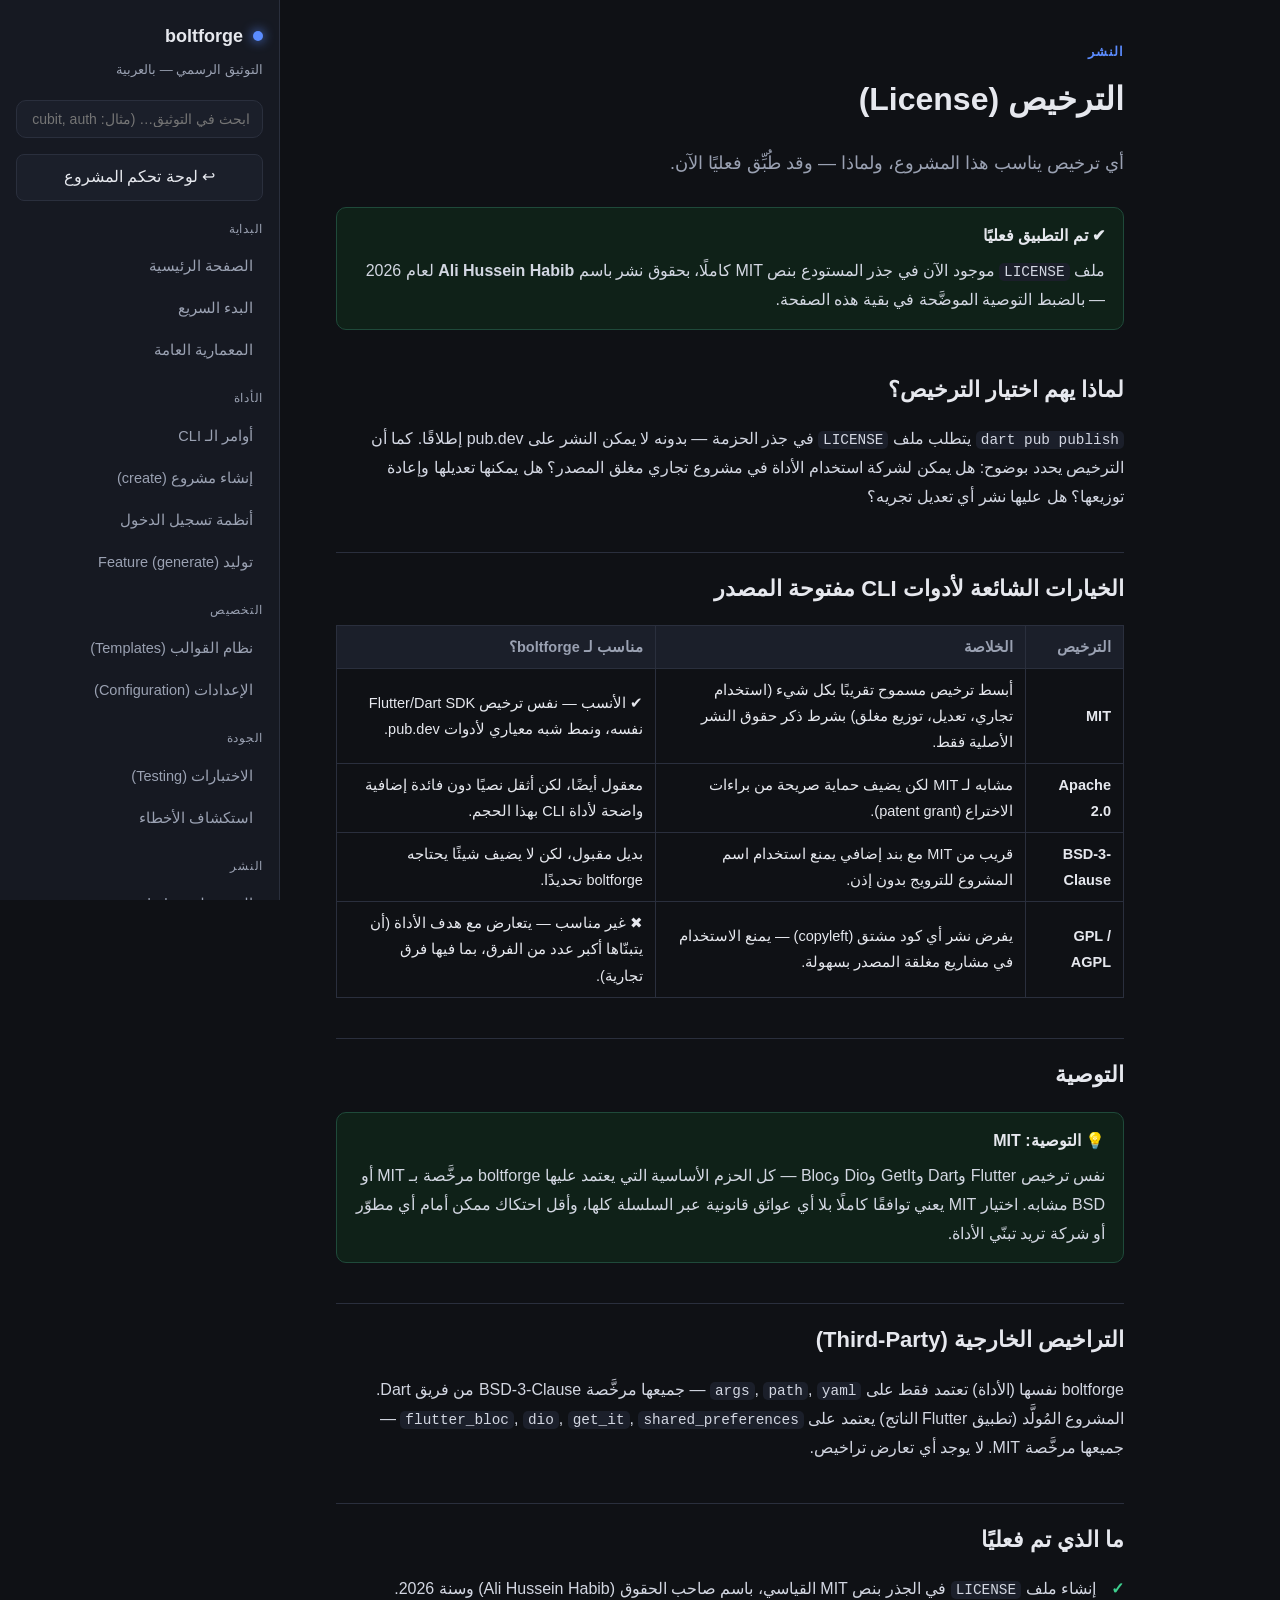
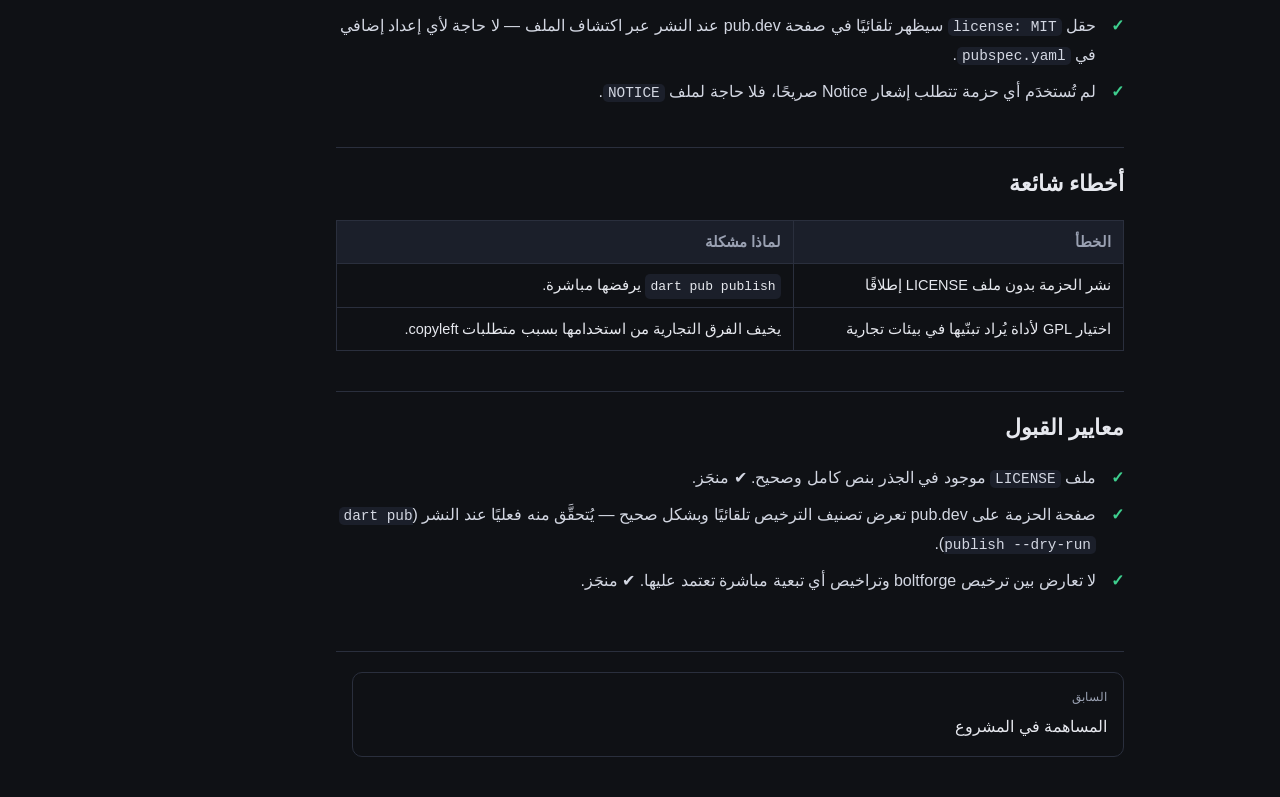
<file: doc/license.html>
<!DOCTYPE html>
<html lang="ar" dir="rtl">
<head>
<meta charset="UTF-8">
<meta name="viewport" content="width=device-width, initial-scale=1.0">
<title>الترخيص — توثيق boltforge</title>
<link rel="stylesheet" href="assets/style.css">
</head>
<body>
<div class="topbar-mobile">
  <button id="mobile-menu-btn">☰ القائمة</button>
  <strong>boltforge</strong>
</div>
<div class="layout">
  <main class="main">
    <div class="eyebrow">النشر</div>
    <h1>الترخيص (License)</h1>
    <p class="lede">أي ترخيص يناسب هذا المشروع، ولماذا — وقد طُبِّق فعليًا الآن.</p>

    <div class="callout tip">
      <div class="callout-title">✔ تم التطبيق فعليًا</div>
      <p style="margin:0">
        ملف <code>LICENSE</code> موجود الآن في جذر المستودع بنص MIT كاملًا،
        بحقوق نشر باسم <strong>Ali Hussein Habib</strong> لعام 2026 — بالضبط
        التوصية الموضَّحة في بقية هذه الصفحة.
      </p>
    </div>

    <h2>لماذا يهم اختيار الترخيص؟</h2>
    <p>
      <code>dart pub publish</code> يتطلب ملف <code>LICENSE</code> في جذر الحزمة —
      بدونه لا يمكن النشر على pub.dev إطلاقًا. كما أن الترخيص يحدد بوضوح: هل يمكن
      لشركة استخدام الأداة في مشروع تجاري مغلق المصدر؟ هل يمكنها تعديلها وإعادة
      توزيعها؟ هل عليها نشر أي تعديل تجريه؟
    </p>

    <h2>الخيارات الشائعة لأدوات CLI مفتوحة المصدر</h2>
    <table>
      <tr><th>الترخيص</th><th>الخلاصة</th><th>مناسب لـ boltforge؟</th></tr>
      <tr>
        <td><strong>MIT</strong></td>
        <td>أبسط ترخيص مسموح تقريبًا بكل شيء (استخدام تجاري، تعديل، توزيع مغلق) بشرط ذكر حقوق النشر الأصلية فقط.</td>
        <td>✔ الأنسب — نفس ترخيص Flutter/Dart SDK نفسه، ونمط شبه معياري لأدوات pub.dev.</td>
      </tr>
      <tr>
        <td><strong>Apache 2.0</strong></td>
        <td>مشابه لـ MIT لكن يضيف حماية صريحة من براءات الاختراع (patent grant).</td>
        <td>معقول أيضًا، لكن أثقل نصيًا دون فائدة إضافية واضحة لأداة CLI بهذا الحجم.</td>
      </tr>
      <tr>
        <td><strong>BSD-3-Clause</strong></td>
        <td>قريب من MIT مع بند إضافي يمنع استخدام اسم المشروع للترويج بدون إذن.</td>
        <td>بديل مقبول، لكن لا يضيف شيئًا يحتاجه boltforge تحديدًا.</td>
      </tr>
      <tr>
        <td><strong>GPL / AGPL</strong></td>
        <td>يفرض نشر أي كود مشتق (copyleft) — يمنع الاستخدام في مشاريع مغلقة المصدر بسهولة.</td>
        <td>✖ غير مناسب — يتعارض مع هدف الأداة (أن يتبنّاها أكبر عدد من الفرق، بما فيها فرق تجارية).</td>
      </tr>
    </table>

    <h2>التوصية</h2>
    <div class="callout tip">
      <div class="callout-title">💡 التوصية: MIT</div>
      <p style="margin:0">
        نفس ترخيص Flutter وDart وGetIt وDio وBloc — كل الحزم الأساسية التي يعتمد
        عليها boltforge مرخَّصة بـ MIT أو BSD مشابه. اختيار MIT يعني توافقًا كاملًا
        بلا أي عوائق قانونية عبر السلسلة كلها، وأقل احتكاك ممكن أمام أي مطوّر أو
        شركة تريد تبنّي الأداة.
      </p>
    </div>

    <h2>التراخيص الخارجية (Third-Party)</h2>
    <p>
      boltforge نفسها (الأداة) تعتمد فقط على <code>args</code>, <code>path</code>,
      <code>yaml</code> — جميعها مرخَّصة BSD-3-Clause من فريق Dart.
      المشروع المُولَّد (تطبيق Flutter الناتج) يعتمد على <code>flutter_bloc</code>,
      <code>dio</code>, <code>get_it</code>, <code>shared_preferences</code> — جميعها
      مرخَّصة MIT. لا يوجد أي تعارض تراخيص.
    </p>

    <h2>ما الذي تم فعليًا</h2>
    <ol class="criteria-list">
      <li>إنشاء ملف <code>LICENSE</code> في الجذر بنص MIT القياسي، باسم صاحب الحقوق (Ali Hussein Habib) وسنة 2026.</li>
      <li>حقل <code>license: MIT</code> سيظهر تلقائيًا في صفحة pub.dev عند النشر عبر اكتشاف الملف — لا حاجة لأي إعداد إضافي في <code>pubspec.yaml</code>.</li>
      <li>لم تُستخدَم أي حزمة تتطلب إشعار Notice صريحًا، فلا حاجة لملف <code>NOTICE</code>.</li>
    </ol>

    <h2>أخطاء شائعة</h2>
    <table>
      <tr><th>الخطأ</th><th>لماذا مشكلة</th></tr>
      <tr><td>نشر الحزمة بدون ملف LICENSE إطلاقًا</td><td><code>dart pub publish</code> يرفضها مباشرة.</td></tr>
      <tr><td>اختيار GPL لأداة يُراد تبنّيها في بيئات تجارية</td><td>يخيف الفرق التجارية من استخدامها بسبب متطلبات copyleft.</td></tr>
    </table>

    <h2>معايير القبول</h2>
    <ul class="criteria-list">
      <li>ملف <code>LICENSE</code> موجود في الجذر بنص كامل وصحيح. ✔ منجَز.</li>
      <li>صفحة الحزمة على pub.dev تعرض تصنيف الترخيص تلقائيًا وبشكل صحيح — يُتحقَّق منه فعليًا عند النشر (<code>dart pub publish --dry-run</code>).</li>
      <li>لا تعارض بين ترخيص boltforge وتراخيص أي تبعية مباشرة تعتمد عليها. ✔ منجَز.</li>
    </ul>

    <div class="page-footer-nav">
      <a class="prev" href="contributing.html"><span class="dir">السابق</span>المساهمة في المشروع</a>
      <span></span>
    </div>
  </main>
  <nav class="sidebar" id="sidebar-mount"></nav>
</div>
<script src="assets/nav.js" defer></script>
</body>
</html>
</file>
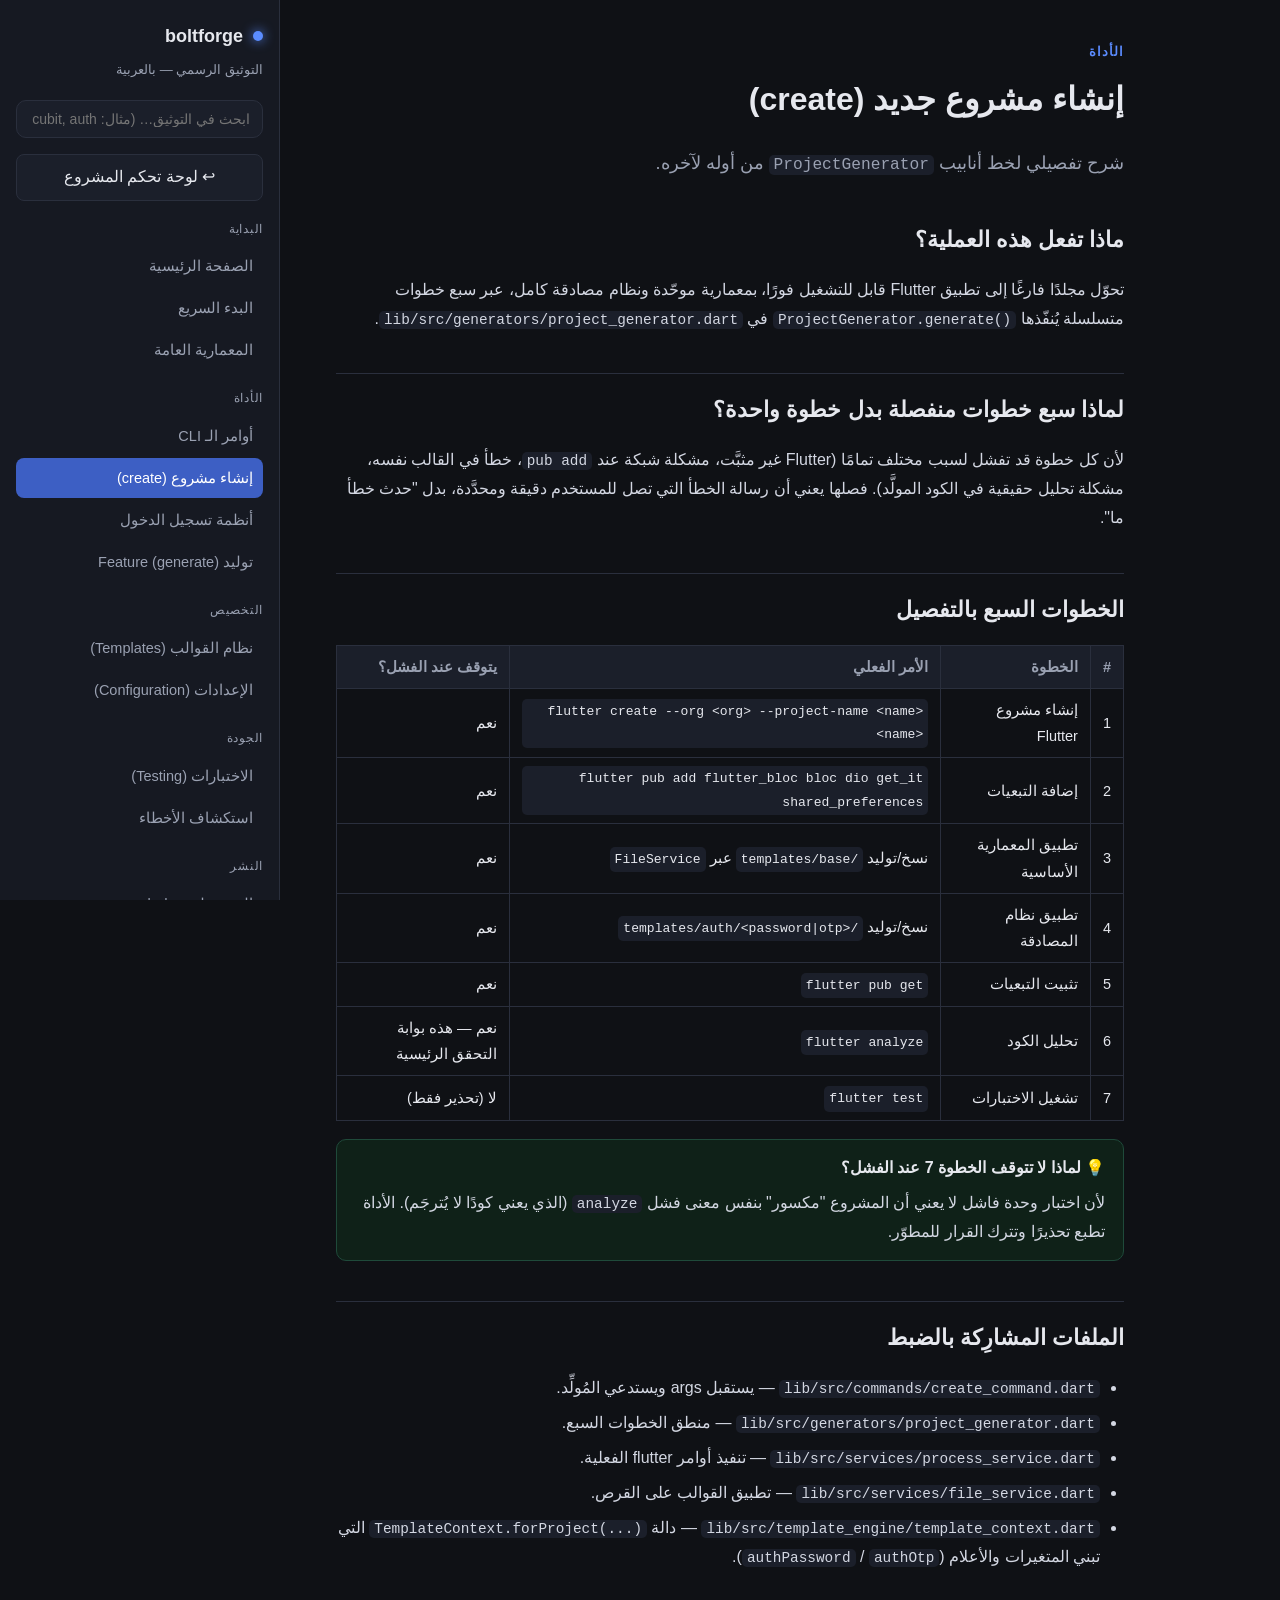
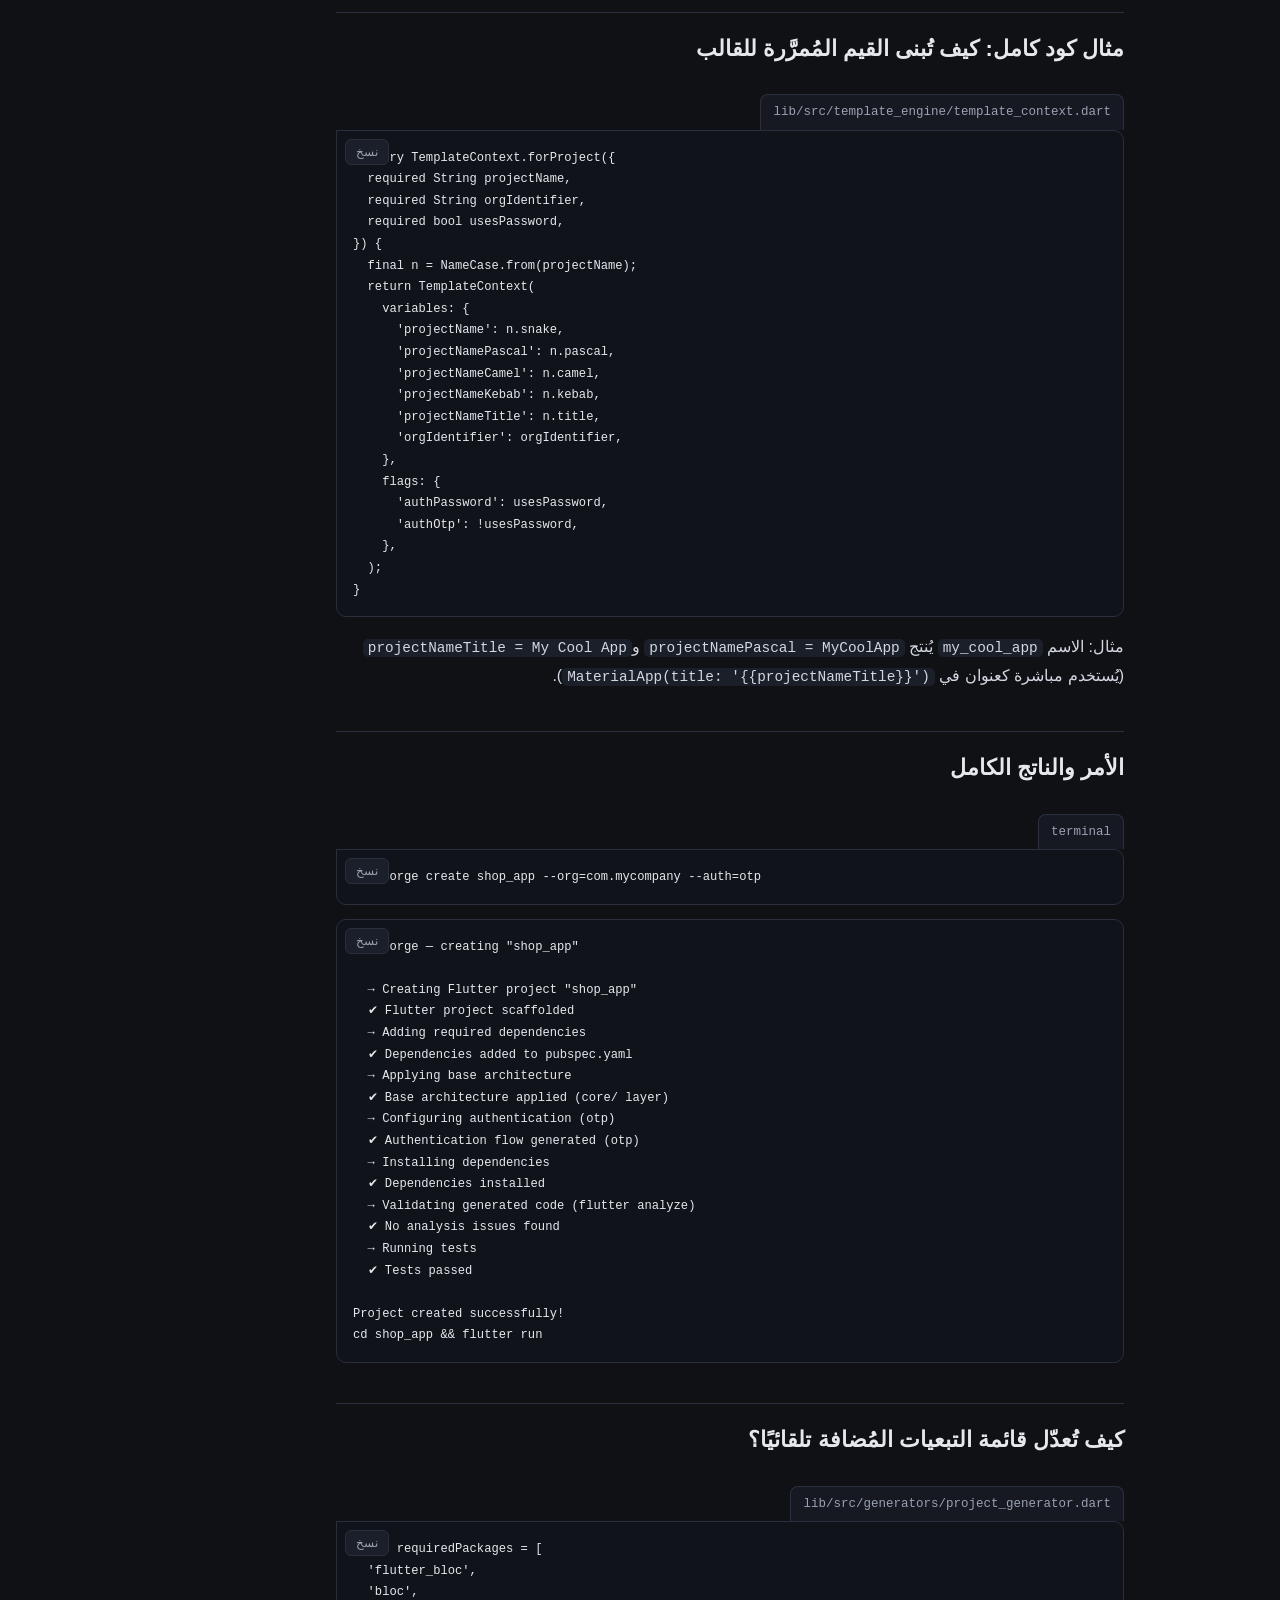
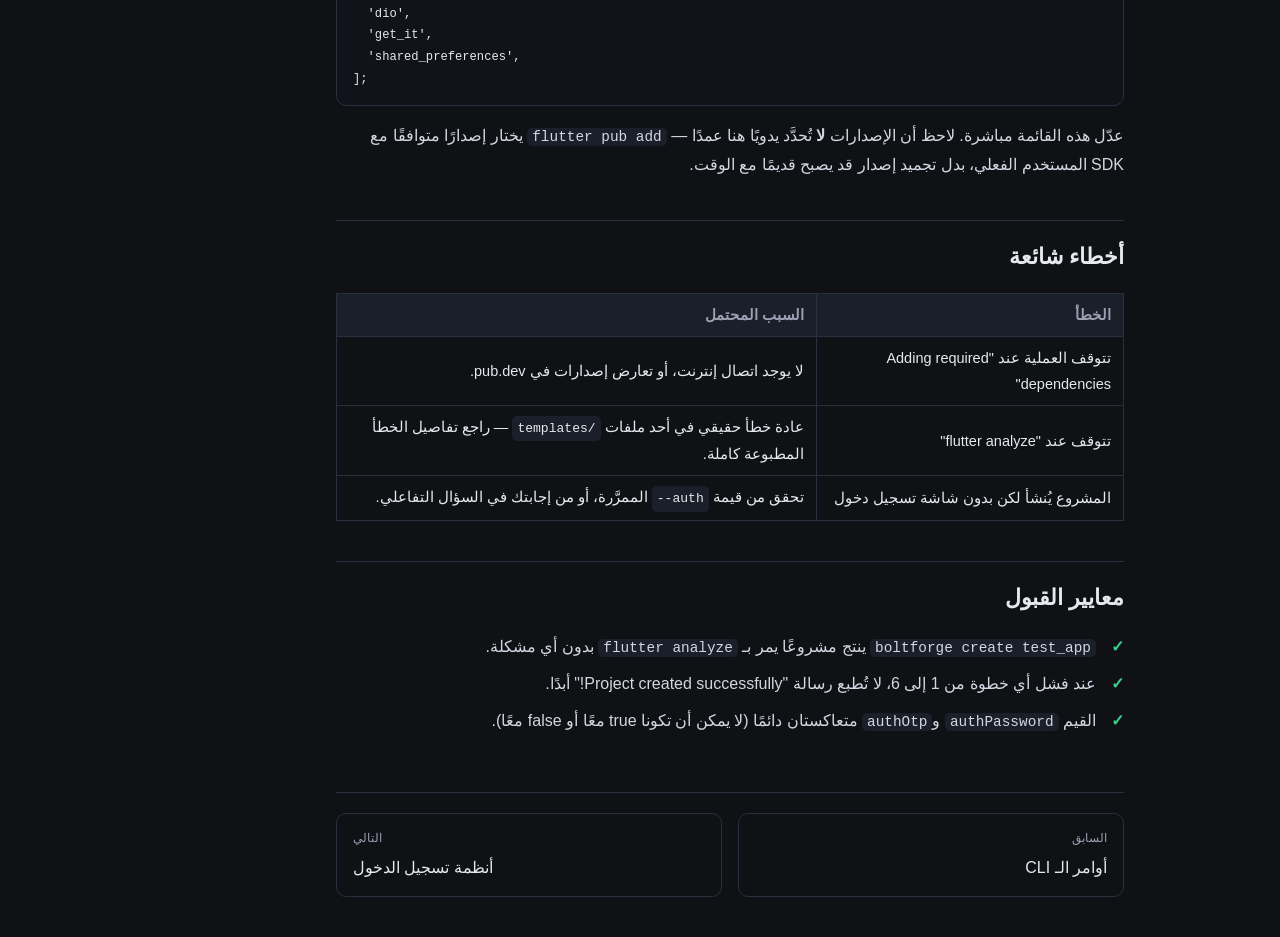
<file: doc/project-generation.html>
<!DOCTYPE html>
<html lang="ar" dir="rtl">
<head>
<meta charset="UTF-8">
<meta name="viewport" content="width=device-width, initial-scale=1.0">
<title>إنشاء مشروع — توثيق boltforge</title>
<link rel="stylesheet" href="assets/style.css">
</head>
<body>
<div class="topbar-mobile">
  <button id="mobile-menu-btn">☰ القائمة</button>
  <strong>boltforge</strong>
</div>
<div class="layout">
  <main class="main">
    <div class="eyebrow">الأداة</div>
    <h1>إنشاء مشروع جديد (create)</h1>
    <p class="lede">شرح تفصيلي لخط أنابيب <code>ProjectGenerator</code> من أوله لآخره.</p>

    <h2>ماذا تفعل هذه العملية؟</h2>
    <p>
      تحوّل مجلدًا فارغًا إلى تطبيق Flutter قابل للتشغيل فورًا، بمعمارية موحّدة ونظام
      مصادقة كامل، عبر سبع خطوات متسلسلة يُنفّذها
      <code>ProjectGenerator.generate()</code> في <code>lib/src/generators/project_generator.dart</code>.
    </p>

    <h2>لماذا سبع خطوات منفصلة بدل خطوة واحدة؟</h2>
    <p>
      لأن كل خطوة قد تفشل لسبب مختلف تمامًا (Flutter غير مثبَّت، مشكلة شبكة عند
      <code>pub add</code>، خطأ في القالب نفسه، مشكلة تحليل حقيقية في الكود المولَّد).
      فصلها يعني أن رسالة الخطأ التي تصل للمستخدم دقيقة ومحدَّدة، بدل "حدث خطأ ما".
    </p>

    <h2>الخطوات السبع بالتفصيل</h2>
    <table>
      <tr><th>#</th><th>الخطوة</th><th>الأمر الفعلي</th><th>يتوقف عند الفشل؟</th></tr>
      <tr><td>1</td><td>إنشاء مشروع Flutter</td><td><code>flutter create --org &lt;org&gt; --project-name &lt;name&gt; &lt;name&gt;</code></td><td>نعم</td></tr>
      <tr><td>2</td><td>إضافة التبعيات</td><td><code>flutter pub add flutter_bloc bloc dio get_it shared_preferences</code></td><td>نعم</td></tr>
      <tr><td>3</td><td>تطبيق المعمارية الأساسية</td><td>نسخ/توليد <code>templates/base/</code> عبر <code>FileService</code></td><td>نعم</td></tr>
      <tr><td>4</td><td>تطبيق نظام المصادقة</td><td>نسخ/توليد <code>templates/auth/&lt;password|otp&gt;/</code></td><td>نعم</td></tr>
      <tr><td>5</td><td>تثبيت التبعيات</td><td><code>flutter pub get</code></td><td>نعم</td></tr>
      <tr><td>6</td><td>تحليل الكود</td><td><code>flutter analyze</code></td><td>نعم — هذه بوابة التحقق الرئيسية</td></tr>
      <tr><td>7</td><td>تشغيل الاختبارات</td><td><code>flutter test</code></td><td>لا (تحذير فقط)</td></tr>
    </table>

    <div class="callout tip">
      <div class="callout-title">💡 لماذا لا تتوقف الخطوة 7 عند الفشل؟</div>
      <p style="margin:0">
        لأن اختبار وحدة فاشل لا يعني أن المشروع "مكسور" بنفس معنى فشل <code>analyze</code>
        (الذي يعني كودًا لا يُترجَم). الأداة تطبع تحذيرًا وتترك القرار للمطوّر.
      </p>
    </div>

    <h2>الملفات المشارِكة بالضبط</h2>
    <ul>
      <li><code>lib/src/commands/create_command.dart</code> — يستقبل args ويستدعي المُولِّد.</li>
      <li><code>lib/src/generators/project_generator.dart</code> — منطق الخطوات السبع.</li>
      <li><code>lib/src/services/process_service.dart</code> — تنفيذ أوامر flutter الفعلية.</li>
      <li><code>lib/src/services/file_service.dart</code> — تطبيق القوالب على القرص.</li>
      <li><code>lib/src/template_engine/template_context.dart</code> — دالة
        <code>TemplateContext.forProject(...)</code> التي تبني المتغيرات والأعلام
        (<code>authPassword</code> / <code>authOtp</code>).</li>
    </ul>

    <h2>مثال كود كامل: كيف تُبنى القيم المُمرَّرة للقالب</h2>
    <div class="filename-tag">lib/src/template_engine/template_context.dart</div>
    <pre><code>factory TemplateContext.forProject({
  required String projectName,
  required String orgIdentifier,
  required bool usesPassword,
}) {
  final n = NameCase.from(projectName);
  return TemplateContext(
    variables: {
      'projectName': n.snake,
      'projectNamePascal': n.pascal,
      'projectNameCamel': n.camel,
      'projectNameKebab': n.kebab,
      'projectNameTitle': n.title,
      'orgIdentifier': orgIdentifier,
    },
    flags: {
      'authPassword': usesPassword,
      'authOtp': !usesPassword,
    },
  );
}</code></pre>
    <p>
      مثال: الاسم <code>my_cool_app</code> يُنتج <code>projectNamePascal = MyCoolApp</code>
      و<code>projectNameTitle = My Cool App</code> (يُستخدم مباشرة كعنوان في
      <code>MaterialApp(title: '{{projectNameTitle}}')</code>).
    </p>

    <h2>الأمر والناتج الكامل</h2>
    <div class="filename-tag">terminal</div>
    <pre><code>boltforge create shop_app --org=com.mycompany --auth=otp</code></pre>
    <pre><code>boltforge — creating "shop_app"

  → Creating Flutter project "shop_app"
  ✔ Flutter project scaffolded
  → Adding required dependencies
  ✔ Dependencies added to pubspec.yaml
  → Applying base architecture
  ✔ Base architecture applied (core/ layer)
  → Configuring authentication (otp)
  ✔ Authentication flow generated (otp)
  → Installing dependencies
  ✔ Dependencies installed
  → Validating generated code (flutter analyze)
  ✔ No analysis issues found
  → Running tests
  ✔ Tests passed

Project created successfully!
cd shop_app &amp;&amp; flutter run</code></pre>

    <h2>كيف تُعدّل قائمة التبعيات المُضافة تلقائيًا؟</h2>
    <div class="filename-tag">lib/src/generators/project_generator.dart</div>
    <pre><code>const requiredPackages = [
  'flutter_bloc',
  'bloc',
  'dio',
  'get_it',
  'shared_preferences',
];</code></pre>
    <p>
      عدّل هذه القائمة مباشرة. لاحظ أن الإصدارات <strong>لا</strong> تُحدَّد يدويًا هنا
      عمدًا — <code>flutter pub add</code> يختار إصدارًا متوافقًا مع SDK المستخدم
      الفعلي، بدل تجميد إصدار قد يصبح قديمًا مع الوقت.
    </p>

    <h2>أخطاء شائعة</h2>
    <table>
      <tr><th>الخطأ</th><th>السبب المحتمل</th></tr>
      <tr><td>تتوقف العملية عند "Adding required dependencies"</td><td>لا يوجد اتصال إنترنت، أو تعارض إصدارات في pub.dev.</td></tr>
      <tr><td>تتوقف عند "flutter analyze"</td><td>عادة خطأ حقيقي في أحد ملفات <code>templates/</code> — راجع تفاصيل الخطأ المطبوعة كاملة.</td></tr>
      <tr><td>المشروع يُنشأ لكن بدون شاشة تسجيل دخول</td><td>تحقق من قيمة <code>--auth</code> الممرَّرة، أو من إجابتك في السؤال التفاعلي.</td></tr>
    </table>

    <h2>معايير القبول</h2>
    <ul class="criteria-list">
      <li><code>boltforge create test_app</code> ينتج مشروعًا يمر بـ <code>flutter analyze</code> بدون أي مشكلة.</li>
      <li>عند فشل أي خطوة من 1 إلى 6، لا تُطبع رسالة "Project created successfully!" أبدًا.</li>
      <li>القيم <code>authPassword</code> و<code>authOtp</code> متعاكستان دائمًا (لا يمكن أن تكونا true معًا أو false معًا).</li>
    </ul>

    <div class="page-footer-nav">
      <a class="prev" href="cli.html"><span class="dir">السابق</span>أوامر الـ CLI</a>
      <a class="next" href="authentication.html"><span class="dir">التالي</span>أنظمة تسجيل الدخول</a>
    </div>
  </main>
  <nav class="sidebar" id="sidebar-mount"></nav>
</div>
<script src="assets/nav.js" defer></script>
</body>
</html>
</file>
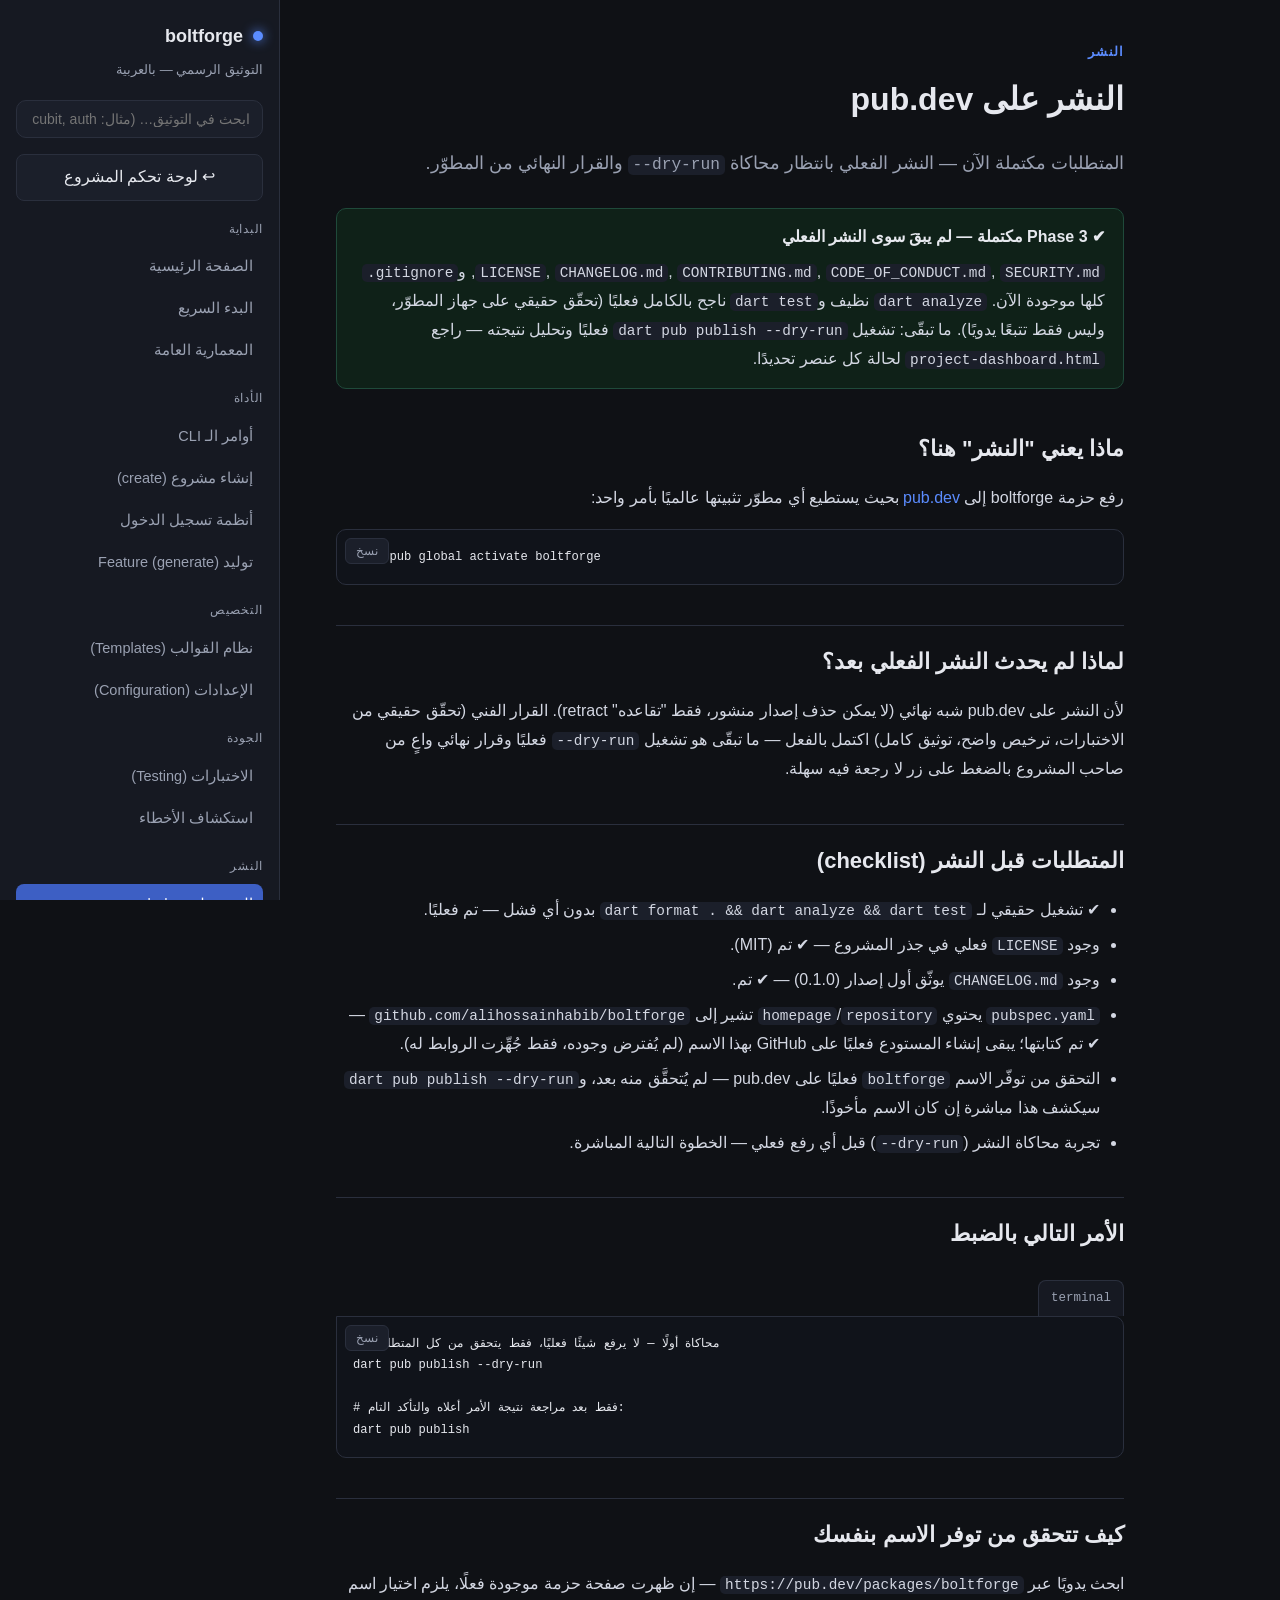
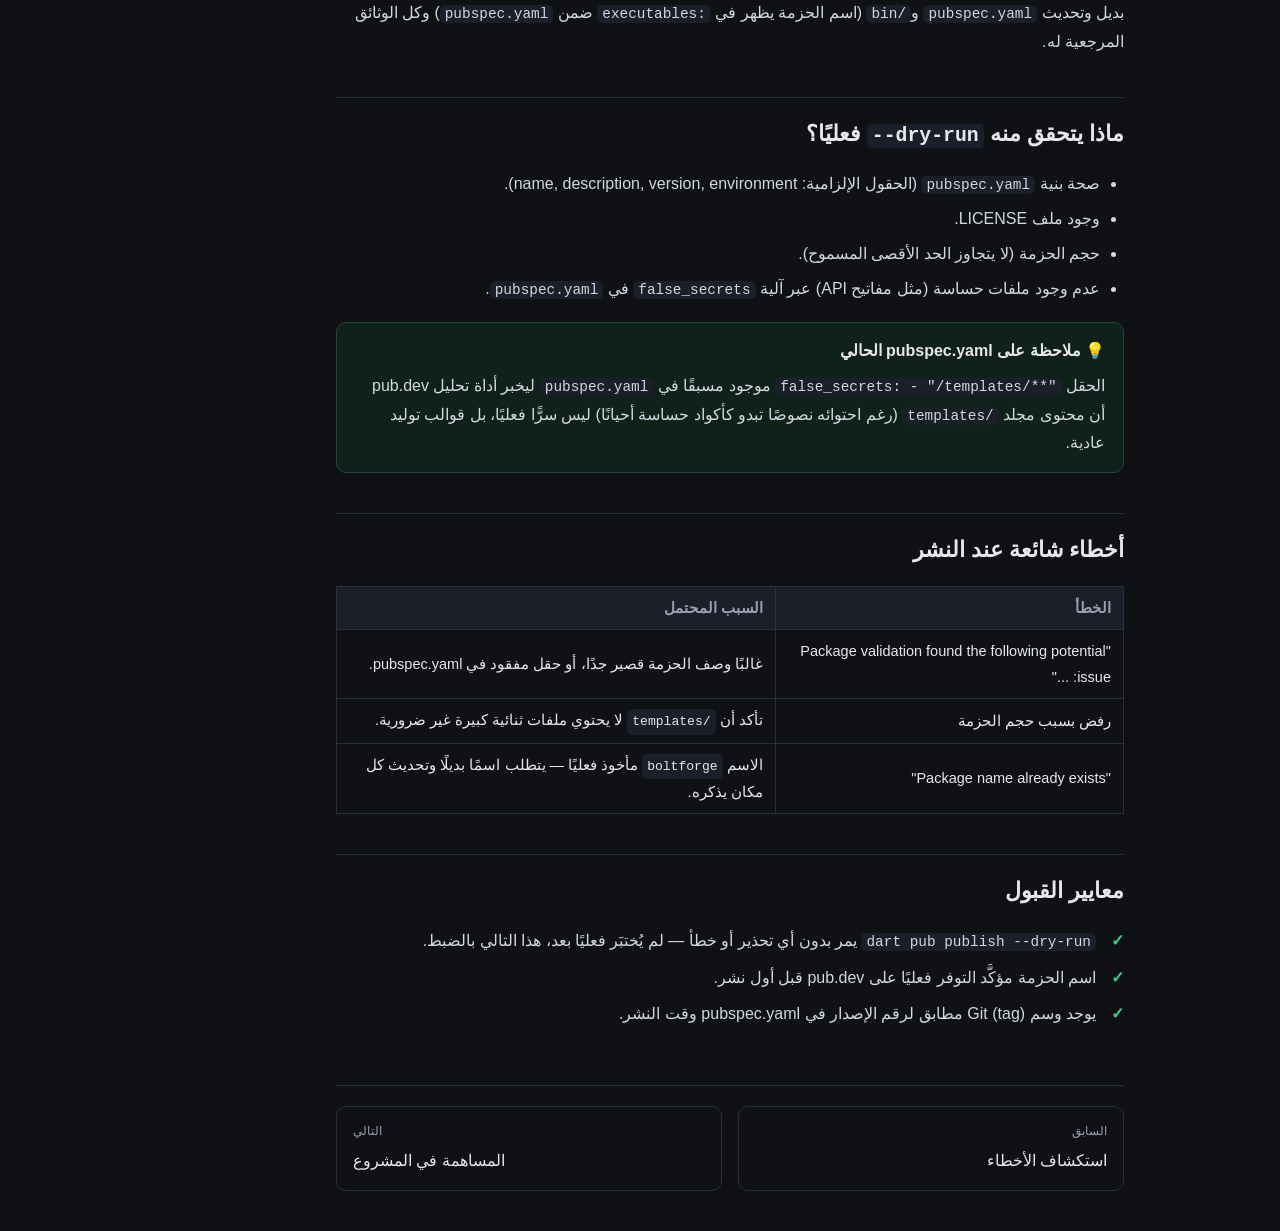
<file: doc/publishing.html>
<!DOCTYPE html>
<html lang="ar" dir="rtl">
<head>
<meta charset="UTF-8">
<meta name="viewport" content="width=device-width, initial-scale=1.0">
<title>النشر على pub.dev — توثيق boltforge</title>
<link rel="stylesheet" href="assets/style.css">
</head>
<body>
<div class="topbar-mobile">
  <button id="mobile-menu-btn">☰ القائمة</button>
  <strong>boltforge</strong>
</div>
<div class="layout">
  <main class="main">
    <div class="eyebrow">النشر</div>
    <h1>النشر على pub.dev</h1>
    <p class="lede">المتطلبات مكتملة الآن — النشر الفعلي بانتظار محاكاة <code>--dry-run</code> والقرار النهائي من المطوّر.</p>

    <div class="callout tip">
      <div class="callout-title">✔ Phase 3 مكتملة — لم يبقَ سوى النشر الفعلي</div>
      <p style="margin:0">
        <code>LICENSE</code>, <code>CHANGELOG.md</code>, <code>CONTRIBUTING.md</code>,
        <code>CODE_OF_CONDUCT.md</code>, <code>SECURITY.md</code>, و<code>.gitignore</code>
        كلها موجودة الآن. <code>dart analyze</code> نظيف و<code>dart test</code> ناجح
        بالكامل فعليًا (تحقّق حقيقي على جهاز المطوّر، وليس فقط تتبعًا يدويًا). ما تبقّى:
        تشغيل <code>dart pub publish --dry-run</code> فعليًا وتحليل نتيجته —
        راجع <code>project-dashboard.html</code> لحالة كل عنصر تحديدًا.
      </p>
    </div>

    <h2>ماذا يعني "النشر" هنا؟</h2>
    <p>
      رفع حزمة boltforge إلى <a href="https://pub.dev" target="_blank">pub.dev</a> بحيث
      يستطيع أي مطوّر تثبيتها عالميًا بأمر واحد:
    </p>
    <pre><code>dart pub global activate boltforge</code></pre>

    <h2>لماذا لم يحدث النشر الفعلي بعد؟</h2>
    <p>
      لأن النشر على pub.dev شبه نهائي (لا يمكن حذف إصدار منشور، فقط "تقاعده"
      retract). القرار الفني (تحقّق حقيقي من الاختبارات، ترخيص واضح، توثيق كامل)
      اكتمل بالفعل — ما تبقّى هو تشغيل <code>--dry-run</code> فعليًا وقرار نهائي
      واعٍ من صاحب المشروع بالضغط على زر لا رجعة فيه سهلة.
    </p>

    <h2>المتطلبات قبل النشر (checklist)</h2>
    <ul>
      <li>✔ تشغيل حقيقي لـ <code>dart format . &amp;&amp; dart analyze &amp;&amp; dart test</code> بدون أي فشل — تم فعليًا.</li>
      <li>وجود <code>LICENSE</code> فعلي في جذر المشروع — ✔ تم (MIT).</li>
      <li>وجود <code>CHANGELOG.md</code> يوثّق أول إصدار (0.1.0) — ✔ تم.</li>
      <li><code>pubspec.yaml</code> يحتوي <code>homepage</code>/<code>repository</code> تشير إلى
        <code>github.com/alihossainhabib/boltforge</code> — ✔ تم كتابتها؛ يبقى إنشاء
        المستودع فعليًا على GitHub بهذا الاسم (لم يُفترض وجوده، فقط جُهِّزت الروابط له).</li>
      <li>التحقق من توفّر الاسم <code>boltforge</code> فعليًا على pub.dev — لم يُتحقَّق منه بعد،
        و<code>dart pub publish --dry-run</code> سيكشف هذا مباشرة إن كان الاسم مأخوذًا.</li>
      <li>تجربة محاكاة النشر (<code>--dry-run</code>) قبل أي رفع فعلي — الخطوة التالية المباشرة.</li>
    </ul>

    <h2>الأمر التالي بالضبط</h2>
    <div class="filename-tag">terminal</div>
    <pre><code># محاكاة أولًا — لا يرفع شيئًا فعليًا، فقط يتحقق من كل المتطلبات
dart pub publish --dry-run

# فقط بعد مراجعة نتيجة الأمر أعلاه والتأكد التام:
dart pub publish</code></pre>

    <h2>كيف تتحقق من توفر الاسم بنفسك</h2>
    <p>
      ابحث يدويًا عبر <code>https://pub.dev/packages/boltforge</code> — إن ظهرت صفحة
      حزمة موجودة فعلًا، يلزم اختيار اسم بديل وتحديث <code>pubspec.yaml</code> و<code>bin/</code>
      (اسم الحزمة يظهر في <code>executables:</code> ضمن <code>pubspec.yaml</code>)
      وكل الوثائق المرجعية له.
    </p>

    <h2>ماذا يتحقق منه <code>--dry-run</code> فعليًا؟</h2>
    <ul>
      <li>صحة بنية <code>pubspec.yaml</code> (الحقول الإلزامية: name, description, version, environment).</li>
      <li>وجود ملف LICENSE.</li>
      <li>حجم الحزمة (لا يتجاوز الحد الأقصى المسموح).</li>
      <li>عدم وجود ملفات حساسة (مثل مفاتيح API) عبر آلية <code>false_secrets</code> في <code>pubspec.yaml</code>.</li>
    </ul>
    <div class="callout tip">
      <div class="callout-title">💡 ملاحظة على pubspec.yaml الحالي</div>
      <p style="margin:0">
        الحقل <code>false_secrets: - "/templates/**"</code> موجود مسبقًا في
        <code>pubspec.yaml</code> ليخبر أداة تحليل pub.dev أن محتوى مجلد
        <code>templates/</code> (رغم احتوائه نصوصًا تبدو كأكواد حساسة أحيانًا) ليس
        سرًّا فعليًا، بل قوالب توليد عادية.
      </p>
    </div>

    <h2>أخطاء شائعة عند النشر</h2>
    <table>
      <tr><th>الخطأ</th><th>السبب المحتمل</th></tr>
      <tr><td>"Package validation found the following potential issue: ..."</td><td>غالبًا وصف الحزمة قصير جدًا، أو حقل مفقود في pubspec.yaml.</td></tr>
      <tr><td>رفض بسبب حجم الحزمة</td><td>تأكد أن <code>templates/</code> لا يحتوي ملفات ثنائية كبيرة غير ضرورية.</td></tr>
      <tr><td>"Package name already exists"</td><td>الاسم <code>boltforge</code> مأخوذ فعليًا — يتطلب اسمًا بديلًا وتحديث كل مكان يذكره.</td></tr>
    </table>

    <h2>معايير القبول</h2>
    <ul class="criteria-list">
      <li><code>dart pub publish --dry-run</code> يمر بدون أي تحذير أو خطأ — لم يُختبَر فعليًا بعد، هذا التالي بالضبط.</li>
      <li>اسم الحزمة مؤكَّد التوفر فعليًا على pub.dev قبل أول نشر.</li>
      <li>يوجد وسم Git (tag) مطابق لرقم الإصدار في pubspec.yaml وقت النشر.</li>
    </ul>

    <div class="page-footer-nav">
      <a class="prev" href="troubleshooting.html"><span class="dir">السابق</span>استكشاف الأخطاء</a>
      <a class="next" href="contributing.html"><span class="dir">التالي</span>المساهمة في المشروع</a>
    </div>
  </main>
  <nav class="sidebar" id="sidebar-mount"></nav>
</div>
<script src="assets/nav.js" defer></script>
</body>
</html>
</file>
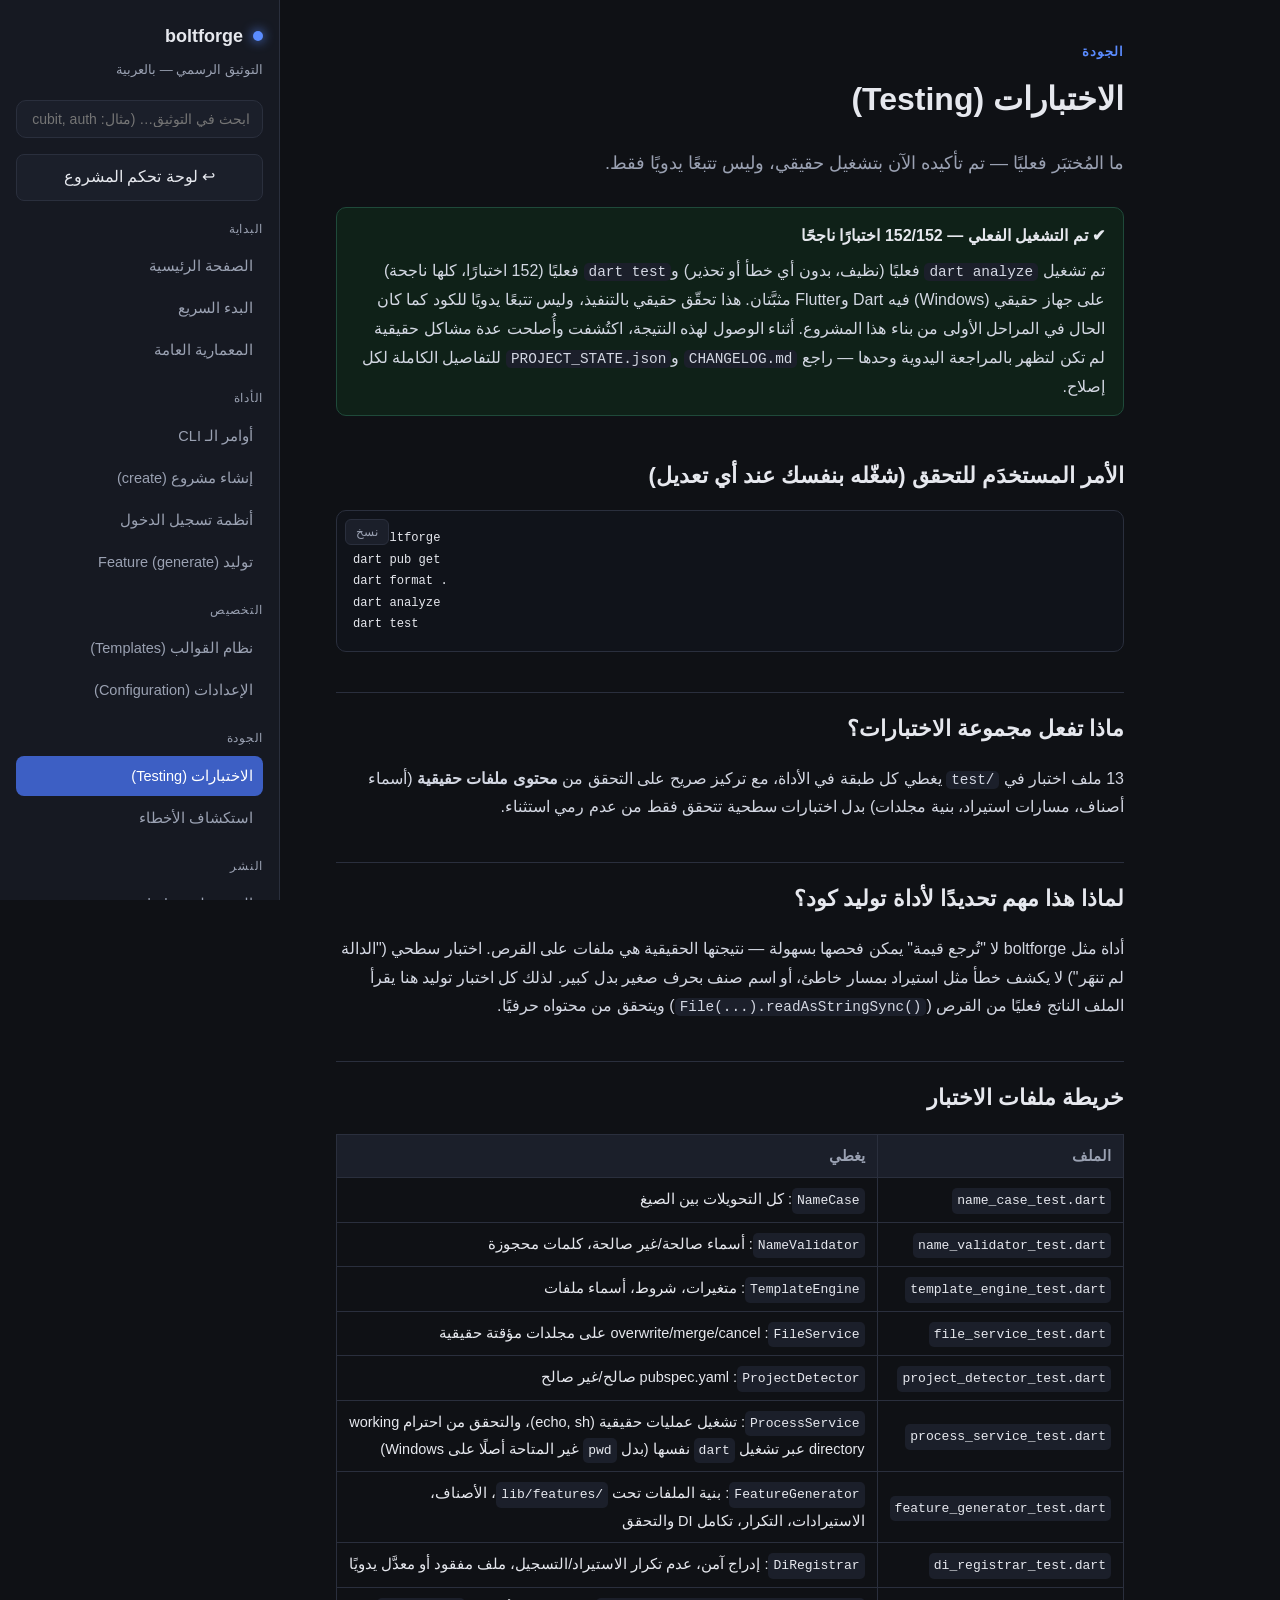
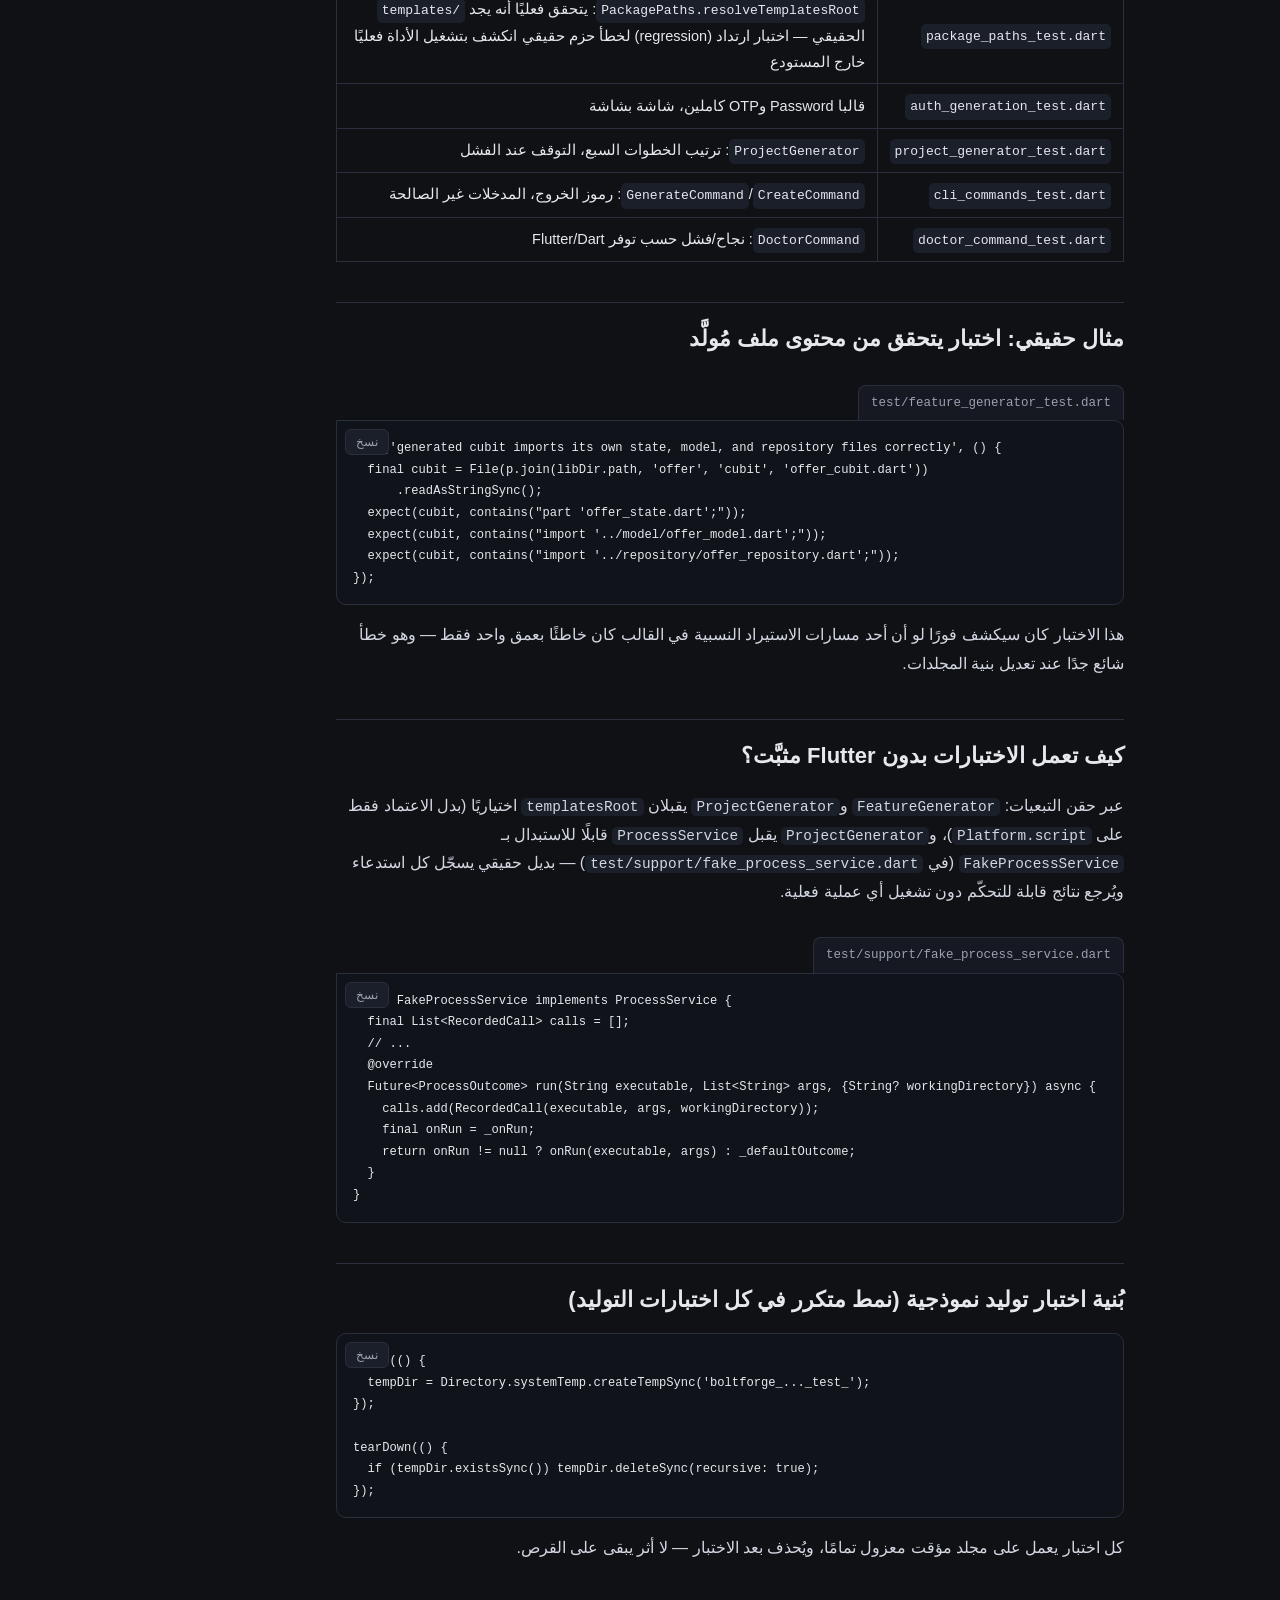
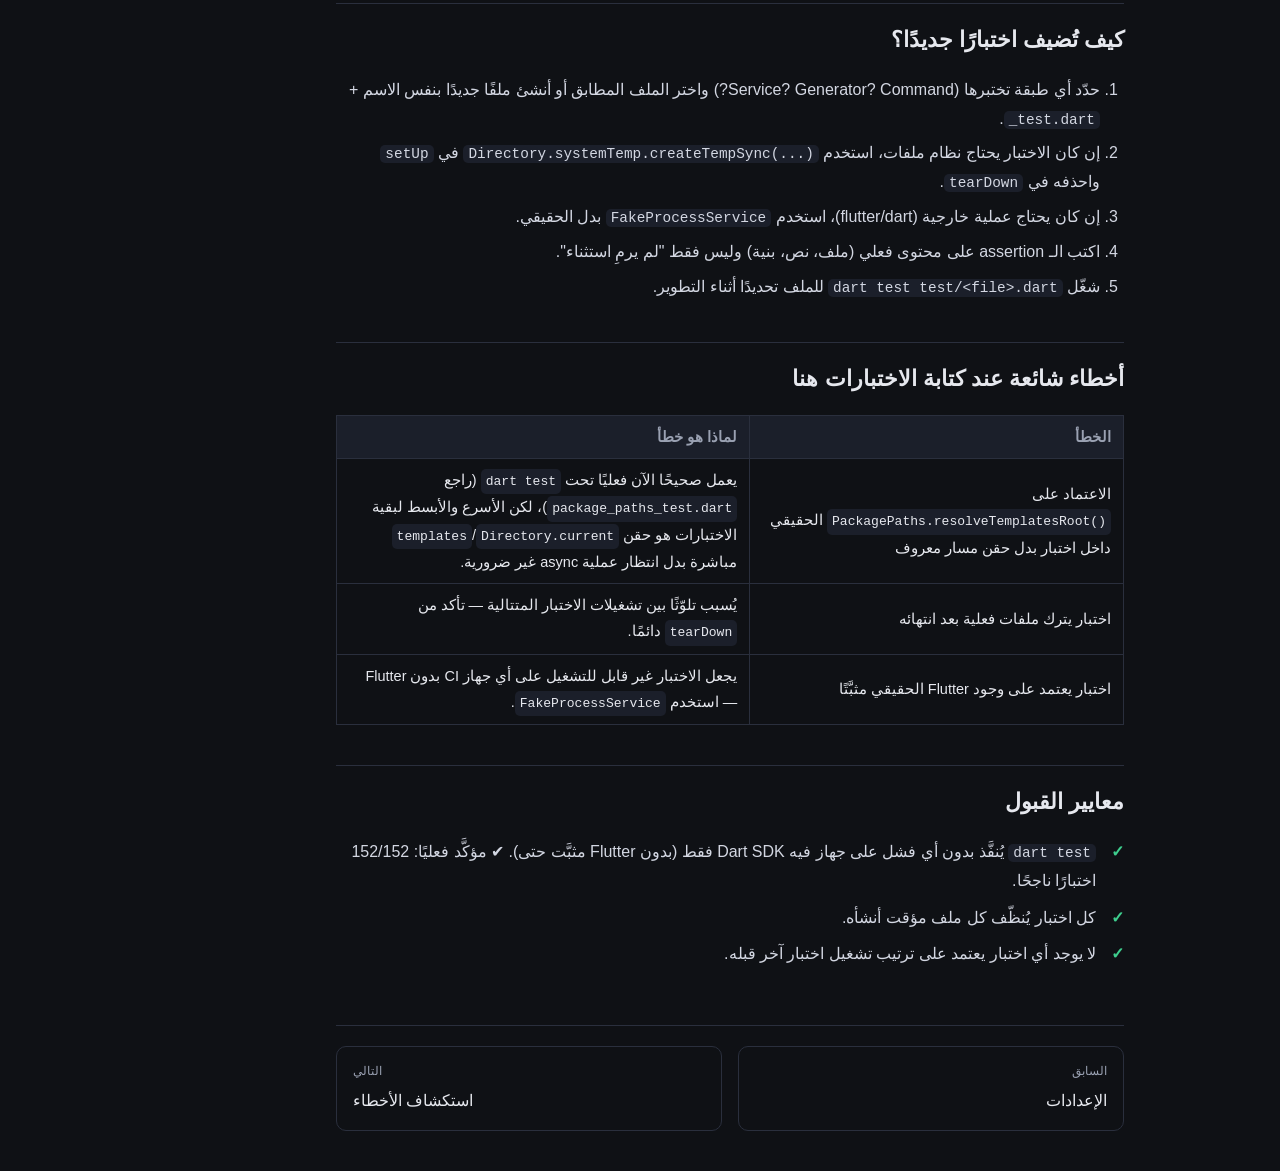
<file: doc/testing.html>
<!DOCTYPE html>
<html lang="ar" dir="rtl">
<head>
<meta charset="UTF-8">
<meta name="viewport" content="width=device-width, initial-scale=1.0">
<title>الاختبارات — توثيق boltforge</title>
<link rel="stylesheet" href="assets/style.css">
</head>
<body>
<div class="topbar-mobile">
  <button id="mobile-menu-btn">☰ القائمة</button>
  <strong>boltforge</strong>
</div>
<div class="layout">
  <main class="main">
    <div class="eyebrow">الجودة</div>
    <h1>الاختبارات (Testing)</h1>
    <p class="lede">ما المُختبَر فعليًا — تم تأكيده الآن بتشغيل حقيقي، وليس تتبعًا يدويًا فقط.</p>

    <div class="callout tip">
      <div class="callout-title">✔ تم التشغيل الفعلي — 152/152 اختبارًا ناجحًا</div>
      <p style="margin:0">
        تم تشغيل <code>dart analyze</code> فعليًا (نظيف، بدون أي خطأ أو تحذير)
        و<code>dart test</code> فعليًا (152 اختبارًا، كلها ناجحة) على جهاز حقيقي
        (Windows) فيه Dart وFlutter مثبَّتان. هذا تحقّق حقيقي بالتنفيذ، وليس تتبعًا
        يدويًا للكود كما كان الحال في المراحل الأولى من بناء هذا المشروع. أثناء
        الوصول لهذه النتيجة، اكتُشفت وأُصلحت عدة مشاكل حقيقية لم تكن لتظهر بالمراجعة
        اليدوية وحدها — راجع <code>CHANGELOG.md</code> و<code>PROJECT_STATE.json</code>
        للتفاصيل الكاملة لكل إصلاح.
      </p>
    </div>

    <h2>الأمر المستخدَم للتحقق (شغّله بنفسك عند أي تعديل)</h2>
    <pre><code>cd boltforge
dart pub get
dart format .
dart analyze
dart test</code></pre>

    <h2>ماذا تفعل مجموعة الاختبارات؟</h2>
    <p>
      13 ملف اختبار في <code>test/</code> يغطي كل طبقة في الأداة، مع تركيز صريح على
      التحقق من <strong>محتوى ملفات حقيقية</strong> (أسماء أصناف، مسارات استيراد،
      بنية مجلدات) بدل اختبارات سطحية تتحقق فقط من عدم رمي استثناء.
    </p>

    <h2>لماذا هذا مهم تحديدًا لأداة توليد كود؟</h2>
    <p>
      أداة مثل boltforge لا "تُرجع قيمة" يمكن فحصها بسهولة — نتيجتها الحقيقية هي
      ملفات على القرص. اختبار سطحي ("الدالة لم تنهَر") لا يكشف خطأ مثل استيراد
      بمسار خاطئ، أو اسم صنف بحرف صغير بدل كبير. لذلك كل اختبار توليد هنا يقرأ
      الملف الناتج فعليًا من القرص (<code>File(...).readAsStringSync()</code>) ويتحقق
      من محتواه حرفيًا.
    </p>

    <h2>خريطة ملفات الاختبار</h2>
    <table>
      <tr><th>الملف</th><th>يغطي</th></tr>
      <tr><td><code>name_case_test.dart</code></td><td><code>NameCase</code>: كل التحويلات بين الصيغ</td></tr>
      <tr><td><code>name_validator_test.dart</code></td><td><code>NameValidator</code>: أسماء صالحة/غير صالحة، كلمات محجوزة</td></tr>
      <tr><td><code>template_engine_test.dart</code></td><td><code>TemplateEngine</code>: متغيرات، شروط، أسماء ملفات</td></tr>
      <tr><td><code>file_service_test.dart</code></td><td><code>FileService</code>: overwrite/merge/cancel على مجلدات مؤقتة حقيقية</td></tr>
      <tr><td><code>project_detector_test.dart</code></td><td><code>ProjectDetector</code>: pubspec.yaml صالح/غير صالح</td></tr>
      <tr><td><code>process_service_test.dart</code></td><td><code>ProcessService</code>: تشغيل عمليات حقيقية (echo, sh)، والتحقق من احترام working directory عبر تشغيل <code>dart</code> نفسها (بدل <code>pwd</code> غير المتاحة أصلًا على Windows)</td></tr>
      <tr><td><code>feature_generator_test.dart</code></td><td><code>FeatureGenerator</code>: بنية الملفات تحت <code>lib/features/</code>، الأصناف، الاستيرادات، التكرار، تكامل DI والتحقق</td></tr>
      <tr><td><code>di_registrar_test.dart</code></td><td><code>DiRegistrar</code>: إدراج آمن، عدم تكرار الاستيراد/التسجيل، ملف مفقود أو معدَّل يدويًا</td></tr>
      <tr><td><code>package_paths_test.dart</code></td><td><code>PackagePaths.resolveTemplatesRoot</code>: يتحقق فعليًا أنه يجد <code>templates/</code> الحقيقي — اختبار ارتداد (regression) لخطأ حزم حقيقي انكشف بتشغيل الأداة فعليًا خارج المستودع</td></tr>
      <tr><td><code>auth_generation_test.dart</code></td><td>قالبا Password وOTP كاملين، شاشة بشاشة</td></tr>
      <tr><td><code>project_generator_test.dart</code></td><td><code>ProjectGenerator</code>: ترتيب الخطوات السبع، التوقف عند الفشل</td></tr>
      <tr><td><code>cli_commands_test.dart</code></td><td><code>CreateCommand</code>/<code>GenerateCommand</code>: رموز الخروج، المدخلات غير الصالحة</td></tr>
      <tr><td><code>doctor_command_test.dart</code></td><td><code>DoctorCommand</code>: نجاح/فشل حسب توفر Flutter/Dart</td></tr>
    </table>

    <h2>مثال حقيقي: اختبار يتحقق من محتوى ملف مُولَّد</h2>
    <div class="filename-tag">test/feature_generator_test.dart</div>
    <pre><code>test('generated cubit imports its own state, model, and repository files correctly', () {
  final cubit = File(p.join(libDir.path, 'offer', 'cubit', 'offer_cubit.dart'))
      .readAsStringSync();
  expect(cubit, contains("part 'offer_state.dart';"));
  expect(cubit, contains("import '../model/offer_model.dart';"));
  expect(cubit, contains("import '../repository/offer_repository.dart';"));
});</code></pre>
    <p>
      هذا الاختبار كان سيكشف فورًا لو أن أحد مسارات الاستيراد النسبية في القالب
      كان خاطئًا بعمق واحد فقط — وهو خطأ شائع جدًا عند تعديل بنية المجلدات.
    </p>

    <h2>كيف تعمل الاختبارات بدون Flutter مثبَّت؟</h2>
    <p>
      عبر حقن التبعيات: <code>FeatureGenerator</code> و<code>ProjectGenerator</code>
      يقبلان <code>templatesRoot</code> اختياريًا (بدل الاعتماد فقط على
      <code>Platform.script</code>)، و<code>ProjectGenerator</code> يقبل
      <code>ProcessService</code> قابلًا للاستبدال بـ <code>FakeProcessService</code>
      (في <code>test/support/fake_process_service.dart</code>) — بديل حقيقي يسجّل
      كل استدعاء ويُرجع نتائج قابلة للتحكّم دون تشغيل أي عملية فعلية.
    </p>
    <div class="filename-tag">test/support/fake_process_service.dart</div>
    <pre><code>class FakeProcessService implements ProcessService {
  final List&lt;RecordedCall&gt; calls = [];
  // ...
  @override
  Future&lt;ProcessOutcome&gt; run(String executable, List&lt;String&gt; args, {String? workingDirectory}) async {
    calls.add(RecordedCall(executable, args, workingDirectory));
    final onRun = _onRun;
    return onRun != null ? onRun(executable, args) : _defaultOutcome;
  }
}</code></pre>

    <h2>بُنية اختبار توليد نموذجية (نمط متكرر في كل اختبارات التوليد)</h2>
    <pre><code>setUp(() {
  tempDir = Directory.systemTemp.createTempSync('boltforge_..._test_');
});

tearDown(() {
  if (tempDir.existsSync()) tempDir.deleteSync(recursive: true);
});</code></pre>
    <p>كل اختبار يعمل على مجلد مؤقت معزول تمامًا، ويُحذف بعد الاختبار — لا أثر يبقى على القرص.</p>

    <h2>كيف تُضيف اختبارًا جديدًا؟</h2>
    <ol>
      <li>حدّد أي طبقة تختبرها (Service? Generator? Command?) واختر الملف المطابق أو أنشئ ملفًا جديدًا بنفس الاسم + <code>_test.dart</code>.</li>
      <li>إن كان الاختبار يحتاج نظام ملفات، استخدم <code>Directory.systemTemp.createTempSync(...)</code> في <code>setUp</code> واحذفه في <code>tearDown</code>.</li>
      <li>إن كان يحتاج عملية خارجية (flutter/dart)، استخدم <code>FakeProcessService</code> بدل الحقيقي.</li>
      <li>اكتب الـ assertion على محتوى فعلي (ملف، نص، بنية) وليس فقط "لم يرمِ استثناء".</li>
      <li>شغّل <code>dart test test/&lt;file&gt;.dart</code> للملف تحديدًا أثناء التطوير.</li>
    </ol>

    <h2>أخطاء شائعة عند كتابة الاختبارات هنا</h2>
    <table>
      <tr><th>الخطأ</th><th>لماذا هو خطأ</th></tr>
      <tr><td>الاعتماد على <code>PackagePaths.resolveTemplatesRoot()</code> الحقيقي داخل اختبار بدل حقن مسار معروف</td><td>يعمل صحيحًا الآن فعليًا تحت <code>dart test</code> (راجع <code>package_paths_test.dart</code>)، لكن الأسرع والأبسط لبقية الاختبارات هو حقن <code>Directory.current</code>/<code>templates</code> مباشرة بدل انتظار عملية async غير ضرورية.</td></tr>
      <tr><td>اختبار يترك ملفات فعلية بعد انتهائه</td><td>يُسبب تلوّثًا بين تشغيلات الاختبار المتتالية — تأكد من <code>tearDown</code> دائمًا.</td></tr>
      <tr><td>اختبار يعتمد على وجود Flutter الحقيقي مثبَّتًا</td><td>يجعل الاختبار غير قابل للتشغيل على أي جهاز CI بدون Flutter — استخدم <code>FakeProcessService</code>.</td></tr>
    </table>

    <h2>معايير القبول</h2>
    <ul class="criteria-list">
      <li><code>dart test</code> يُنفَّذ بدون أي فشل على جهاز فيه Dart SDK فقط (بدون Flutter مثبَّت حتى). ✔ مؤكَّد فعليًا: 152/152 اختبارًا ناجحًا.</li>
      <li>كل اختبار يُنظّف كل ملف مؤقت أنشأه.</li>
      <li>لا يوجد أي اختبار يعتمد على ترتيب تشغيل اختبار آخر قبله.</li>
    </ul>

    <div class="page-footer-nav">
      <a class="prev" href="configuration.html"><span class="dir">السابق</span>الإعدادات</a>
      <a class="next" href="troubleshooting.html"><span class="dir">التالي</span>استكشاف الأخطاء</a>
    </div>
  </main>
  <nav class="sidebar" id="sidebar-mount"></nav>
</div>
<script src="assets/nav.js" defer></script>
</body>
</html>
</file>
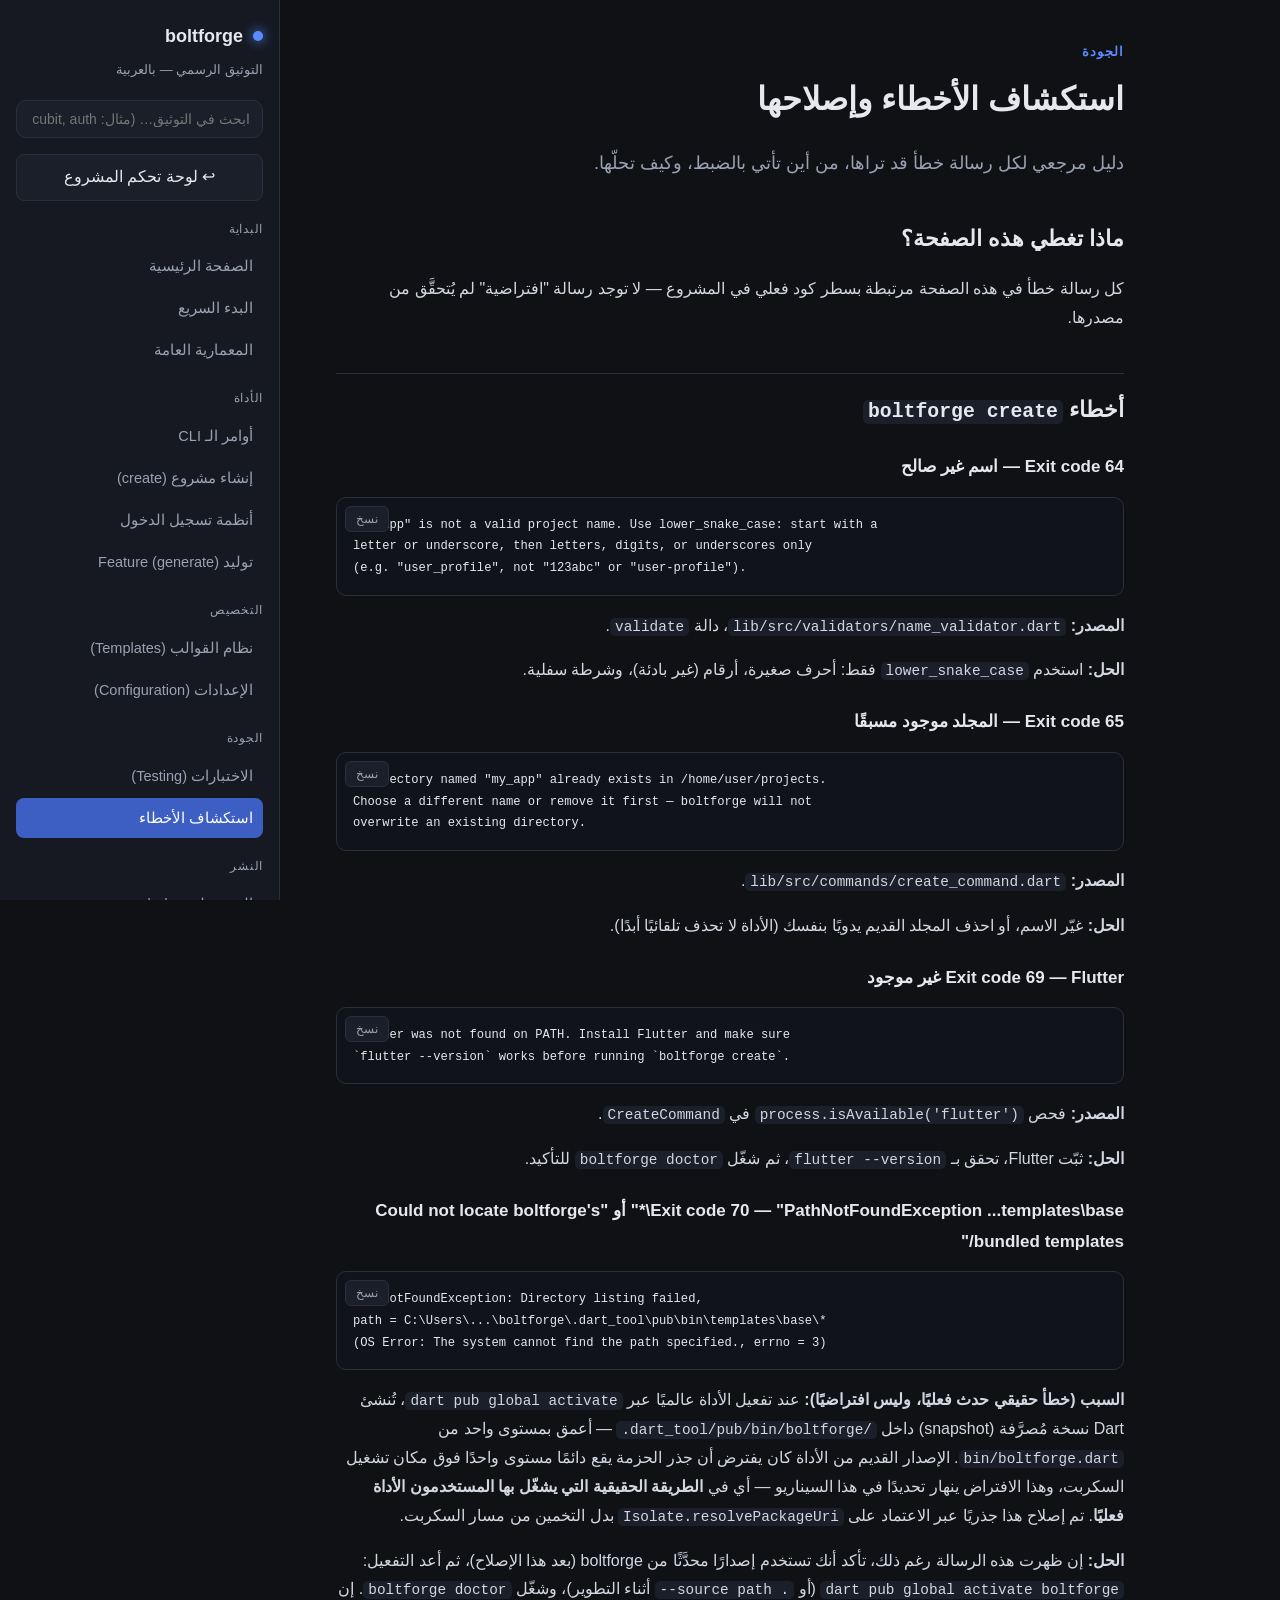
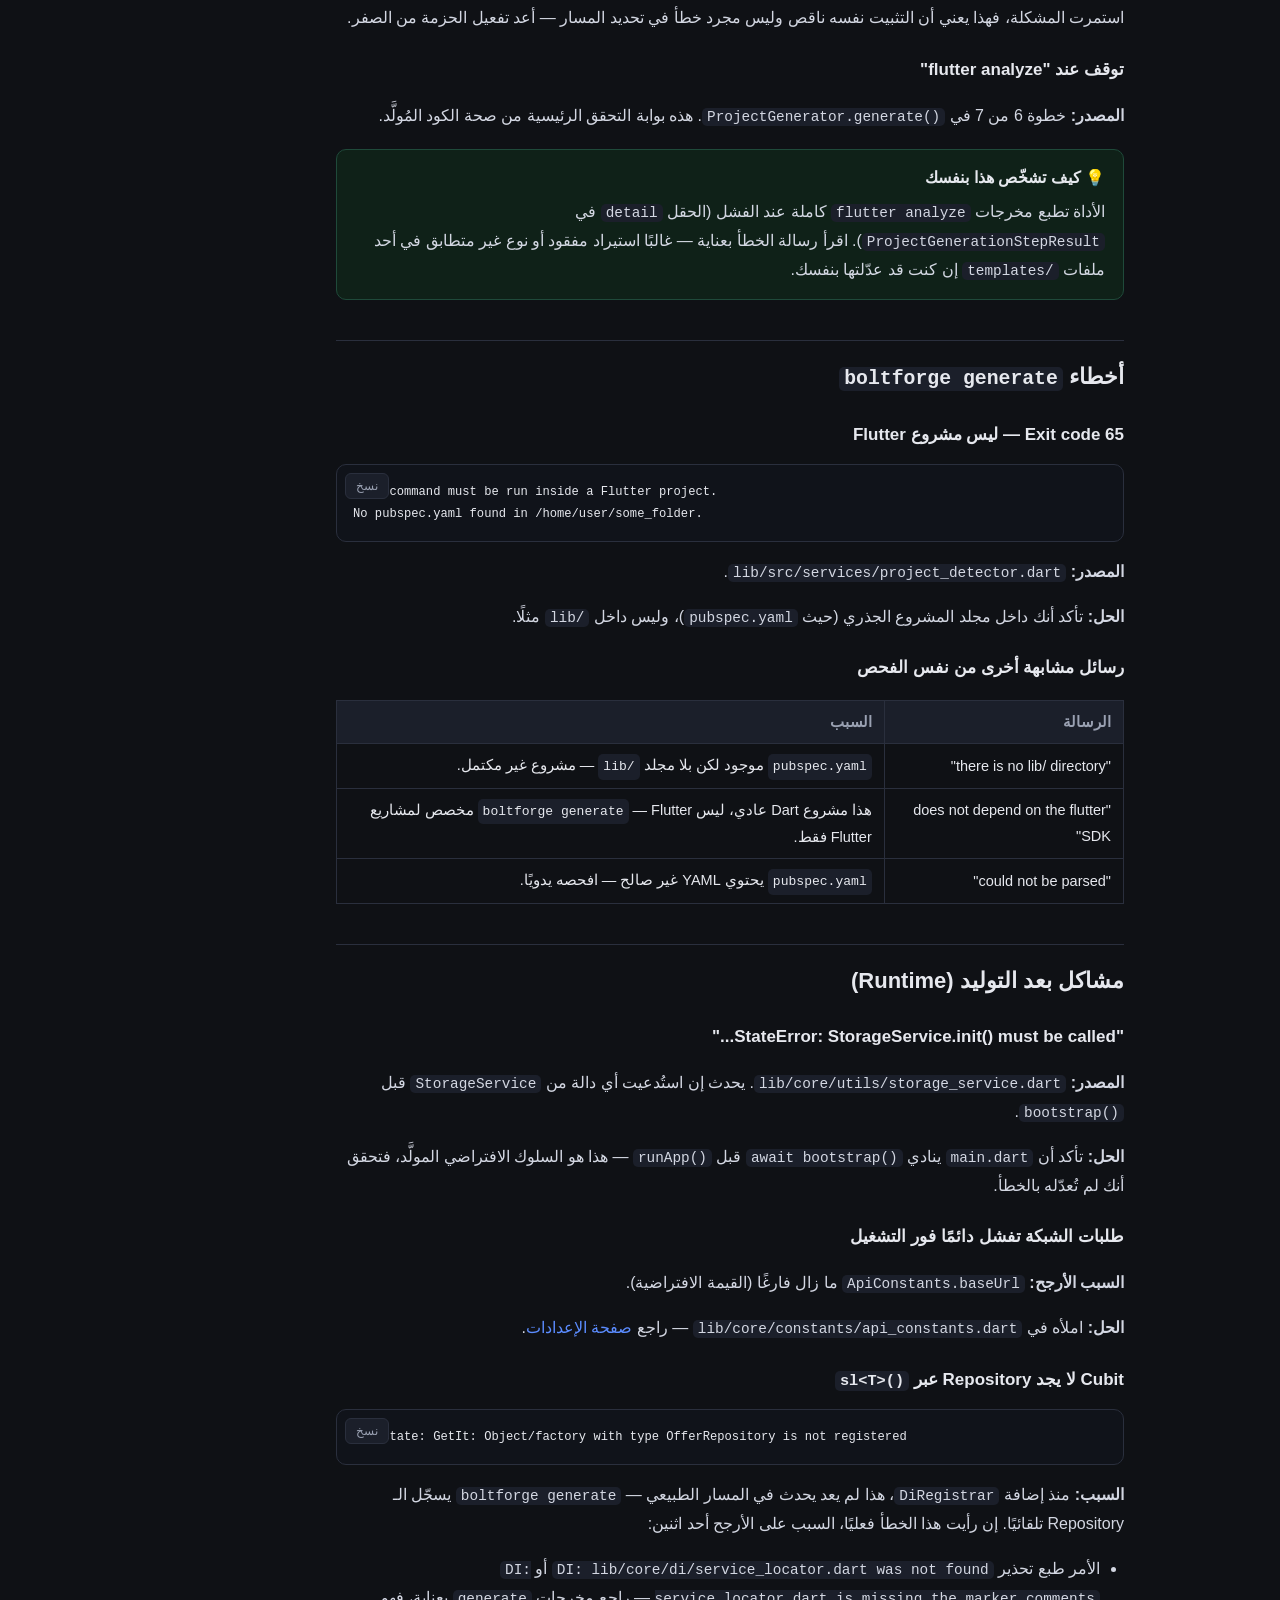
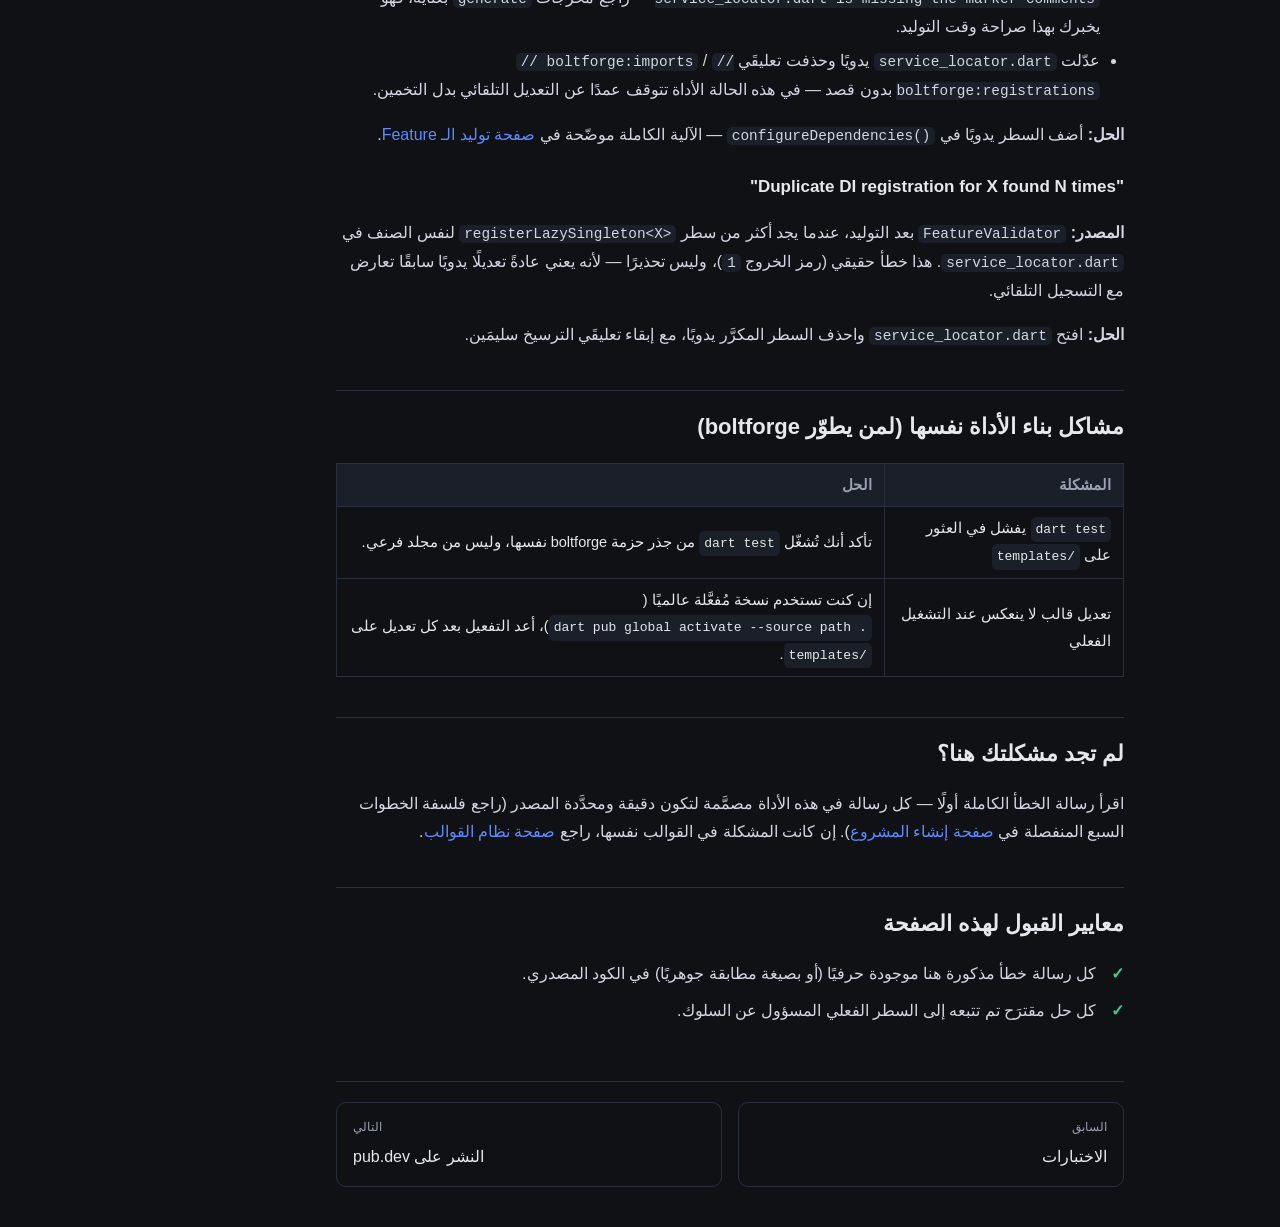
<file: doc/troubleshooting.html>
<!DOCTYPE html>
<html lang="ar" dir="rtl">
<head>
<meta charset="UTF-8">
<meta name="viewport" content="width=device-width, initial-scale=1.0">
<title>استكشاف الأخطاء — توثيق boltforge</title>
<link rel="stylesheet" href="assets/style.css">
</head>
<body>
<div class="topbar-mobile">
  <button id="mobile-menu-btn">☰ القائمة</button>
  <strong>boltforge</strong>
</div>
<div class="layout">
  <main class="main">
    <div class="eyebrow">الجودة</div>
    <h1>استكشاف الأخطاء وإصلاحها</h1>
    <p class="lede">دليل مرجعي لكل رسالة خطأ قد تراها، من أين تأتي بالضبط، وكيف تحلّها.</p>

    <h2>ماذا تغطي هذه الصفحة؟</h2>
    <p>
      كل رسالة خطأ في هذه الصفحة مرتبطة بسطر كود فعلي في المشروع — لا توجد رسالة
      "افتراضية" لم يُتحقَّق من مصدرها.
    </p>

    <h2>أخطاء <code>boltforge create</code></h2>
    <h3>Exit code 64 — اسم غير صالح</h3>
    <pre><code>"123app" is not a valid project name. Use lower_snake_case: start with a
letter or underscore, then letters, digits, or underscores only
(e.g. "user_profile", not "123abc" or "user-profile").</code></pre>
    <p><strong>المصدر:</strong> <code>lib/src/validators/name_validator.dart</code>، دالة <code>validate</code>.</p>
    <p><strong>الحل:</strong> استخدم <code>lower_snake_case</code> فقط: أحرف صغيرة، أرقام (غير بادئة)، وشرطة سفلية.</p>

    <h3>Exit code 65 — المجلد موجود مسبقًا</h3>
    <pre><code>A directory named "my_app" already exists in /home/user/projects.
Choose a different name or remove it first — boltforge will not
overwrite an existing directory.</code></pre>
    <p><strong>المصدر:</strong> <code>lib/src/commands/create_command.dart</code>.</p>
    <p><strong>الحل:</strong> غيّر الاسم، أو احذف المجلد القديم يدويًا بنفسك (الأداة لا تحذف تلقائيًا أبدًا).</p>

    <h3>Exit code 69 — Flutter غير موجود</h3>
    <pre><code>Flutter was not found on PATH. Install Flutter and make sure
`flutter --version` works before running `boltforge create`.</code></pre>
    <p><strong>المصدر:</strong> فحص <code>process.isAvailable('flutter')</code> في <code>CreateCommand</code>.</p>
    <p><strong>الحل:</strong> ثبّت Flutter، تحقق بـ <code>flutter --version</code>، ثم شغّل <code>boltforge doctor</code> للتأكيد.</p>

    <h3>Exit code 70 — "PathNotFoundException ...templates\base\*" أو "Could not locate boltforge's bundled templates/"</h3>
    <pre><code>PathNotFoundException: Directory listing failed,
path = C:\Users\...\boltforge\.dart_tool\pub\bin\templates\base\*
(OS Error: The system cannot find the path specified., errno = 3)</code></pre>
    <p>
      <strong>السبب (خطأ حقيقي حدث فعليًا، وليس افتراضيًا):</strong> عند تفعيل الأداة
      عالميًا عبر <code>dart pub global activate</code>، تُنشئ Dart نسخة مُصرَّفة
      (snapshot) داخل <code>.dart_tool/pub/bin/boltforge/</code> — أعمق بمستوى واحد
      من <code>bin/boltforge.dart</code>. الإصدار القديم من الأداة كان يفترض أن جذر
      الحزمة يقع دائمًا مستوى واحدًا فوق مكان تشغيل السكربت، وهذا الافتراض ينهار
      تحديدًا في هذا السيناريو — أي في <strong>الطريقة الحقيقية التي يشغّل بها
      المستخدمون الأداة فعليًا</strong>. تم إصلاح هذا جذريًا عبر الاعتماد على
      <code>Isolate.resolvePackageUri</code> بدل التخمين من مسار السكربت.
    </p>
    <p><strong>الحل:</strong> إن ظهرت هذه الرسالة رغم ذلك، تأكد أنك تستخدم إصدارًا
      محدَّثًا من boltforge (بعد هذا الإصلاح)، ثم أعد التفعيل:
      <code>dart pub global activate boltforge</code> (أو
      <code>--source path .</code> أثناء التطوير)، وشغّل <code>boltforge doctor</code>.
      إن استمرت المشكلة، فهذا يعني أن التثبيت نفسه ناقص وليس مجرد خطأ في تحديد
      المسار — أعد تفعيل الحزمة من الصفر.</p>

    <h3>توقف عند "flutter analyze"</h3>
    <p>
      <strong>المصدر:</strong> خطوة 6 من 7 في <code>ProjectGenerator.generate()</code>.
      هذه بوابة التحقق الرئيسية من صحة الكود المُولَّد.
    </p>
    <div class="callout tip">
      <div class="callout-title">💡 كيف تشخّص هذا بنفسك</div>
      <p style="margin:0">
        الأداة تطبع مخرجات <code>flutter analyze</code> كاملة عند الفشل (الحقل
        <code>detail</code> في <code>ProjectGenerationStepResult</code>). اقرأ رسالة
        الخطأ بعناية — غالبًا استيراد مفقود أو نوع غير متطابق في أحد ملفات
        <code>templates/</code> إن كنت قد عدّلتها بنفسك.
      </p>
    </div>

    <h2>أخطاء <code>boltforge generate</code></h2>
    <h3>Exit code 65 — ليس مشروع Flutter</h3>
    <pre><code>This command must be run inside a Flutter project.
No pubspec.yaml found in /home/user/some_folder.</code></pre>
    <p><strong>المصدر:</strong> <code>lib/src/services/project_detector.dart</code>.</p>
    <p><strong>الحل:</strong> تأكد أنك داخل مجلد المشروع الجذري (حيث <code>pubspec.yaml</code>)، وليس داخل <code>lib/</code> مثلًا.</p>

    <h3>رسائل مشابهة أخرى من نفس الفحص</h3>
    <table>
      <tr><th>الرسالة</th><th>السبب</th></tr>
      <tr><td>"there is no lib/ directory"</td><td><code>pubspec.yaml</code> موجود لكن بلا مجلد <code>lib/</code> — مشروع غير مكتمل.</td></tr>
      <tr><td>"does not depend on the flutter SDK"</td><td>هذا مشروع Dart عادي، ليس Flutter — <code>boltforge generate</code> مخصص لمشاريع Flutter فقط.</td></tr>
      <tr><td>"could not be parsed"</td><td><code>pubspec.yaml</code> يحتوي YAML غير صالح — افحصه يدويًا.</td></tr>
    </table>

    <h2>مشاكل بعد التوليد (Runtime)</h2>
    <h3>"StateError: StorageService.init() must be called..."</h3>
    <p>
      <strong>المصدر:</strong> <code>lib/core/utils/storage_service.dart</code>. يحدث
      إن استُدعيت أي دالة من <code>StorageService</code> قبل <code>bootstrap()</code>.
    </p>
    <p><strong>الحل:</strong> تأكد أن <code>main.dart</code> ينادي <code>await bootstrap()</code> قبل <code>runApp()</code> — هذا هو السلوك الافتراضي المولَّد، فتحقق أنك لم تُعدّله بالخطأ.</p>

    <h3>طلبات الشبكة تفشل دائمًا فور التشغيل</h3>
    <p><strong>السبب الأرجح:</strong> <code>ApiConstants.baseUrl</code> ما زال فارغًا (القيمة الافتراضية).</p>
    <p><strong>الحل:</strong> املأه في <code>lib/core/constants/api_constants.dart</code> — راجع <a href="configuration.html">صفحة الإعدادات</a>.</p>

    <h3>Cubit لا يجد Repository عبر <code>sl&lt;T&gt;()</code></h3>
    <pre><code>Bad state: GetIt: Object/factory with type OfferRepository is not registered</code></pre>
    <p>
      <strong>السبب:</strong> منذ إضافة <code>DiRegistrar</code>، هذا لم يعد يحدث في
      المسار الطبيعي — <code>boltforge generate</code> يسجّل الـ Repository تلقائيًا.
      إن رأيت هذا الخطأ فعليًا، السبب على الأرجح أحد اثنين:
    </p>
    <ul>
      <li>الأمر طبع تحذير <code>DI: lib/core/di/service_locator.dart was not found</code>
        أو <code>DI: service_locator.dart is missing the marker comments</code> — راجع
        مخرجات <code>generate</code> بعناية، فهو يخبرك بهذا صراحة وقت التوليد.</li>
      <li>عدّلت <code>service_locator.dart</code> يدويًا وحذفت تعليقَي
        <code>// boltforge:imports</code> / <code>// boltforge:registrations</code> بدون
        قصد — في هذه الحالة الأداة تتوقف عمدًا عن التعديل التلقائي بدل التخمين.</li>
    </ul>
    <p><strong>الحل:</strong> أضف السطر يدويًا في <code>configureDependencies()</code> —
      الآلية الكاملة موضّحة في <a href="feature-generation.html">صفحة توليد الـ Feature</a>.</p>

    <h3>"Duplicate DI registration for X found N times"</h3>
    <p>
      <strong>المصدر:</strong> <code>FeatureValidator</code> بعد التوليد، عندما يجد أكثر
      من سطر <code>registerLazySingleton&lt;X&gt;</code> لنفس الصنف في
      <code>service_locator.dart</code>. هذا خطأ حقيقي (رمز الخروج <code>1</code>)، وليس
      تحذيرًا — لأنه يعني عادةً تعديلًا يدويًا سابقًا تعارض مع التسجيل التلقائي.
    </p>
    <p><strong>الحل:</strong> افتح <code>service_locator.dart</code> واحذف السطر
      المكرَّر يدويًا، مع إبقاء تعليقَي الترسيخ سليمَين.</p>

    <h2>مشاكل بناء الأداة نفسها (لمن يطوّر boltforge)</h2>
    <table>
      <tr><th>المشكلة</th><th>الحل</th></tr>
      <tr><td><code>dart test</code> يفشل في العثور على <code>templates/</code></td><td>تأكد أنك تُشغّل <code>dart test</code> من جذر حزمة boltforge نفسها، وليس من مجلد فرعي.</td></tr>
      <tr><td>تعديل قالب لا ينعكس عند التشغيل الفعلي</td><td>إن كنت تستخدم نسخة مُفعَّلة عالميًا (<code>dart pub global activate --source path .</code>)، أعد التفعيل بعد كل تعديل على <code>templates/</code>.</td></tr>
    </table>

    <h2>لم تجد مشكلتك هنا؟</h2>
    <p>
      اقرأ رسالة الخطأ الكاملة أولًا — كل رسالة في هذه الأداة مصمَّمة لتكون دقيقة
      ومحدَّدة المصدر (راجع فلسفة الخطوات السبع المنفصلة في <a href="project-generation.html">صفحة إنشاء المشروع</a>).
      إن كانت المشكلة في القوالب نفسها، راجع <a href="templates.html">صفحة نظام القوالب</a>.
    </p>

    <h2>معايير القبول لهذه الصفحة</h2>
    <ul class="criteria-list">
      <li>كل رسالة خطأ مذكورة هنا موجودة حرفيًا (أو بصيغة مطابقة جوهريًا) في الكود المصدري.</li>
      <li>كل حل مقترَح تم تتبعه إلى السطر الفعلي المسؤول عن السلوك.</li>
    </ul>

    <div class="page-footer-nav">
      <a class="prev" href="testing.html"><span class="dir">السابق</span>الاختبارات</a>
      <a class="next" href="publishing.html"><span class="dir">التالي</span>النشر على pub.dev</a>
    </div>
  </main>
  <nav class="sidebar" id="sidebar-mount"></nav>
</div>
<script src="assets/nav.js" defer></script>
</body>
</html>
</file>
<file: doc/assets/style.css>
/* boltforge docs — shared stylesheet
   RTL Arabic documentation site. No external fonts/CDNs — system font
   stack only, so the site works fully offline from a local checkout. */

:root {
  --bg: #0f1115;
  --bg-elevated: #161922;
  --bg-card: #1b1f2a;
  --border: #2a2f3d;
  --text: #e6e8ee;
  --text-dim: #9aa1b2;
  --accent: #5b8cff;
  --accent-dim: #3d5fc4;
  --green: #3ecf8e;
  --yellow: #e8b339;
  --red: #e8555f;
  --code-bg: #10131a;
  --radius: 10px;
  --sidebar-width: 280px;
  --font-ar: "Segoe UI", Tahoma, "Geeza Pro", Arial, sans-serif;
  --font-code: "SF Mono", "Cascadia Code", Consolas, "Courier New", monospace;
}

* { box-sizing: border-box; }

html, body {
  margin: 0;
  padding: 0;
  background: var(--bg);
  color: var(--text);
  font-family: var(--font-ar);
  line-height: 1.8;
  font-size: 16px;
}

body { direction: rtl; }

a { color: var(--accent); text-decoration: none; }
a:hover { text-decoration: underline; }

/* ---------- Layout ---------- */

.layout {
  display: grid;
  grid-template-columns: 1fr var(--sidebar-width);
  min-height: 100vh;
}

.sidebar {
  grid-column: 2;
  background: var(--bg-elevated);
  border-inline-start: 1px solid var(--border);
  padding: 20px 16px;
  position: sticky;
  top: 0;
  height: 100vh;
  overflow-y: auto;
}

.sidebar-brand {
  display: flex;
  align-items: center;
  gap: 10px;
  font-weight: 700;
  font-size: 18px;
  margin-bottom: 6px;
  color: var(--text);
}

.sidebar-brand .dot {
  width: 10px; height: 10px; border-radius: 50%;
  background: var(--accent);
  box-shadow: 0 0 12px var(--accent);
}

.sidebar-sub {
  color: var(--text-dim);
  font-size: 13px;
  margin-bottom: 18px;
}

.search-box {
  width: 100%;
  padding: 10px 12px;
  border-radius: var(--radius);
  border: 1px solid var(--border);
  background: var(--bg-card);
  color: var(--text);
  font-family: inherit;
  font-size: 14px;
  margin-bottom: 16px;
}
.search-box:focus { outline: 2px solid var(--accent-dim); }

.nav-group-title {
  font-size: 12px;
  text-transform: uppercase;
  letter-spacing: 0.06em;
  color: var(--text-dim);
  margin: 18px 0 6px;
}

.nav-list { list-style: none; margin: 0; padding: 0; }
.nav-list li { margin-bottom: 2px; }
.nav-list a {
  display: block;
  padding: 7px 10px;
  border-radius: 8px;
  color: var(--text-dim);
  font-size: 14.5px;
  transition: background 0.12s, color 0.12s;
}
.nav-list a:hover { background: var(--bg-card); color: var(--text); text-decoration: none; }
.nav-list a.active { background: var(--accent-dim); color: #fff; }
.nav-list a.search-hidden { display: none; }

.main {
  grid-column: 1;
  padding: 40px 56px;
  max-width: 900px;
  margin-inline-start: auto;
  width: 100%;
}

.topbar-mobile {
  display: none;
  position: sticky;
  top: 0;
  z-index: 20;
  background: var(--bg-elevated);
  border-bottom: 1px solid var(--border);
  padding: 12px 16px;
  align-items: center;
  justify-content: space-between;
}
.topbar-mobile button {
  background: var(--bg-card);
  border: 1px solid var(--border);
  color: var(--text);
  padding: 8px 12px;
  border-radius: 8px;
  font-family: inherit;
  cursor: pointer;
}

/* ---------- Typography ---------- */

.eyebrow {
  color: var(--accent);
  font-size: 13px;
  font-weight: 700;
  text-transform: uppercase;
  letter-spacing: 0.08em;
  margin-bottom: 8px;
}

h1 { font-size: 32px; margin: 0 0 8px; }
h2 {
  font-size: 22px;
  margin: 40px 0 12px;
  padding-top: 16px;
  border-top: 1px solid var(--border);
}
h2:first-of-type { border-top: none; padding-top: 0; }
h3 { font-size: 17px; margin: 22px 0 8px; color: var(--text); }
p { color: #d3d7e2; }
.lede { font-size: 18px; color: var(--text-dim); margin-bottom: 28px; }

ul, ol { color: #d3d7e2; padding-inline-start: 24px; }
li { margin-bottom: 6px; }

.tag {
  display: inline-block;
  font-size: 12px;
  padding: 2px 9px;
  border-radius: 20px;
  background: var(--bg-card);
  border: 1px solid var(--border);
  color: var(--text-dim);
  margin-inline-end: 6px;
}

/* ---------- Code blocks ---------- */

pre {
  direction: ltr;
  text-align: left;
  background: var(--code-bg);
  border: 1px solid var(--border);
  border-radius: var(--radius);
  padding: 16px;
  overflow-x: auto;
  position: relative;
  margin: 14px 0;
  font-family: var(--font-code);
  font-size: 13.5px;
  line-height: 1.6;
}
code {
  font-family: var(--font-code);
  background: var(--bg-card);
  padding: 1px 5px;
  border-radius: 5px;
  font-size: 0.9em;
  direction: ltr;
  unicode-bidi: embed;
}
pre code { background: none; padding: 0; }

.code-wrap { position: relative; }
.copy-btn {
  position: absolute;
  top: 8px;
  left: 8px;
  background: var(--bg-card);
  border: 1px solid var(--border);
  color: var(--text-dim);
  font-family: var(--font-ar);
  font-size: 12px;
  padding: 5px 10px;
  border-radius: 6px;
  cursor: pointer;
  direction: rtl;
}
.copy-btn:hover { color: var(--text); border-color: var(--accent-dim); }
.copy-btn.copied { color: var(--green); border-color: var(--green); }

.filename-tag {
  direction: ltr;
  text-align: left;
  font-family: var(--font-code);
  font-size: 12.5px;
  color: var(--text-dim);
  background: var(--bg-elevated);
  border: 1px solid var(--border);
  border-bottom: none;
  border-radius: 8px 8px 0 0;
  padding: 6px 12px;
  margin-top: 14px;
  display: inline-block;
}
.filename-tag + pre { margin-top: 0; border-radius: 0 var(--radius) var(--radius) var(--radius); }

/* ---------- Callouts ---------- */

.callout {
  border-radius: var(--radius);
  border: 1px solid var(--border);
  padding: 14px 18px;
  margin: 18px 0;
  background: var(--bg-card);
}
.callout.warn { border-color: #6b5320; background: #241d0e; }
.callout.error { border-color: #6b2a2f; background: #241012; }
.callout.tip { border-color: #1f4a3a; background: #0f2118; }
.callout .callout-title { font-weight: 700; margin-bottom: 6px; display: flex; align-items: center; gap: 8px; }

/* ---------- Tables ---------- */

table { width: 100%; border-collapse: collapse; margin: 16px 0; font-size: 14.5px; }
th, td { border: 1px solid var(--border); padding: 8px 12px; text-align: right; }
th { background: var(--bg-card); color: var(--text-dim); font-weight: 700; }
td code { direction: ltr; display: inline-block; }

/* ---------- Acceptance criteria checklist (static, doc pages) ---------- */

.criteria-list { list-style: none; padding: 0; }
.criteria-list li {
  padding-inline-start: 28px;
  position: relative;
  margin-bottom: 8px;
}
.criteria-list li::before {
  content: "✓";
  position: absolute;
  inset-inline-start: 0;
  color: var(--green);
  font-weight: 700;
}

/* ---------- File tree ---------- */

.tree {
  direction: ltr;
  text-align: left;
  font-family: var(--font-code);
  font-size: 13.5px;
  background: var(--code-bg);
  border: 1px solid var(--border);
  border-radius: var(--radius);
  padding: 16px;
  white-space: pre;
  overflow-x: auto;
}

/* ---------- Footer nav (prev/next) ---------- */

.page-footer-nav {
  display: flex;
  justify-content: space-between;
  margin-top: 56px;
  padding-top: 20px;
  border-top: 1px solid var(--border);
  gap: 16px;
}
.page-footer-nav a {
  flex: 1;
  padding: 14px 16px;
  border: 1px solid var(--border);
  border-radius: var(--radius);
  color: var(--text);
}
.page-footer-nav a:hover { border-color: var(--accent-dim); text-decoration: none; }
.page-footer-nav .dir { font-size: 12px; color: var(--text-dim); display: block; margin-bottom: 4px; }
.page-footer-nav .next { text-align: left; }
.page-footer-nav .prev { text-align: right; }

mark { background: #4a3a12; color: #ffe9b3; border-radius: 3px; }

/* ---------- Dashboard: tabs ---------- */

.tabs {
  display: flex;
  flex-wrap: wrap;
  gap: 6px;
  margin-bottom: 28px;
  border-bottom: 1px solid var(--border);
  padding-bottom: 12px;
}
.tab-btn {
  background: var(--bg-card);
  border: 1px solid var(--border);
  color: var(--text-dim);
  font-family: var(--font-ar);
  font-size: 13.5px;
  padding: 8px 14px;
  border-radius: 20px;
  cursor: pointer;
}
.tab-btn:hover { color: var(--text); border-color: var(--accent-dim); }
.tab-btn.active { background: var(--accent-dim); color: #fff; border-color: var(--accent-dim); }
.tab-panel { display: none; }
.tab-panel.active { display: block; }

/* ---------- Dashboard: progress ---------- */

.progress-track {
  width: 100%;
  height: 10px;
  background: var(--bg-card);
  border: 1px solid var(--border);
  border-radius: 20px;
  overflow: hidden;
}
.progress-fill {
  height: 100%;
  background: linear-gradient(90deg, var(--accent-dim), var(--accent));
  border-radius: 20px;
  transition: width 0.25s ease;
}
.progress-fill.small { background: linear-gradient(90deg, var(--green), #2fa876); }

.stat-grid {
  display: grid;
  grid-template-columns: repeat(auto-fit, minmax(160px, 1fr));
  gap: 14px;
  margin: 20px 0 30px;
}
.stat-card {
  background: var(--bg-card);
  border: 1px solid var(--border);
  border-radius: var(--radius);
  padding: 16px;
}
.stat-card .stat-value { font-size: 26px; font-weight: 700; }
.stat-card .stat-label { font-size: 12.5px; color: var(--text-dim); margin-top: 4px; }

/* ---------- Dashboard: checklist items ---------- */

.checklist { list-style: none; padding: 0; margin: 0; }
.checklist-item {
  display: flex;
  align-items: flex-start;
  gap: 10px;
  padding: 10px 12px;
  border: 1px solid var(--border);
  border-radius: 8px;
  margin-bottom: 8px;
  background: var(--bg-card);
}
.checklist-item.state-blocked { border-color: #6b2a2f; background: #241012; }
.checklist-item input[type="checkbox"] {
  width: 18px; height: 18px;
  margin-top: 2px;
  accent-color: var(--accent);
  flex-shrink: 0;
}
.checklist-item .item-body { flex: 1; min-width: 0; }
.checklist-item .item-label { font-size: 14.5px; }
.checklist-item.checked .item-label { color: var(--text-dim); text-decoration: line-through; }
.checklist-item .item-note {
  width: 100%;
  margin-top: 6px;
  background: var(--bg-elevated);
  border: 1px solid var(--border);
  border-radius: 6px;
  color: var(--text);
  font-family: var(--font-ar);
  font-size: 13px;
  padding: 6px 8px;
  resize: vertical;
  min-height: 32px;
}
.status-pill {
  font-size: 11px;
  padding: 2px 8px;
  border-radius: 20px;
  flex-shrink: 0;
  white-space: nowrap;
}
.status-pill.blocked { background: #3a1418; color: #ff9aa2; border: 1px solid #6b2a2f; }
.status-pill.pending { background: #2a2410; color: #e8c96b; border: 1px solid #6b5320; }

.section-title-row {
  display: flex;
  align-items: center;
  justify-content: space-between;
  gap: 12px;
  margin: 40px 0 6px;
}
.section-title-row:first-child { margin-top: 0; }
.section-title-row h2 { margin: 0; border: none; padding: 0; }
.mini-progress { display: flex; align-items: center; gap: 8px; font-size: 12.5px; color: var(--text-dim); min-width: 130px; }
.mini-progress .progress-track { width: 80px; height: 6px; }

.doc-link-grid {
  display: grid;
  grid-template-columns: repeat(auto-fit, minmax(220px, 1fr));
  gap: 10px;
}
.doc-link-card {
  display: block;
  padding: 12px 14px;
  border: 1px solid var(--border);
  border-radius: var(--radius);
  background: var(--bg-card);
  color: var(--text);
}
.doc-link-card:hover { border-color: var(--accent-dim); text-decoration: none; }
.doc-link-card .doc-num { color: var(--text-dim); font-size: 12px; }

.reset-btn {
  background: transparent;
  border: 1px solid #6b2a2f;
  color: #ff9aa2;
  font-family: var(--font-ar);
  font-size: 13px;
  padding: 8px 14px;
  border-radius: 8px;
  cursor: pointer;
}
.reset-btn:hover { background: #241012; }

.dashboard-header {
  display: flex;
  justify-content: space-between;
  align-items: flex-start;
  gap: 20px;
  flex-wrap: wrap;
}
.save-indicator {
  font-size: 12px;
  color: var(--green);
  opacity: 0;
  transition: opacity 0.3s;
}
.save-indicator.show { opacity: 1; }

/* ---------- Responsive ---------- */

@media (max-width: 900px) {
  .layout { grid-template-columns: 1fr; }
  .sidebar {
    grid-column: 1;
    position: fixed;
    inset-inline-end: 0;
    top: 0;
    width: min(82vw, 320px);
    height: 100vh;
    transform: translateX(105%);
    transition: transform 0.2s ease;
    z-index: 30;
    box-shadow: -8px 0 24px rgba(0,0,0,0.4);
  }
  body.sidebar-open .sidebar { transform: translateX(0); }
  .main { grid-column: 1; padding: 24px 18px 60px; max-width: 100%; }
  .topbar-mobile { display: flex; }
  body.sidebar-open::after {
    content: "";
    position: fixed; inset: 0;
    background: rgba(0,0,0,0.5);
    z-index: 25;
  }
}
</file>
